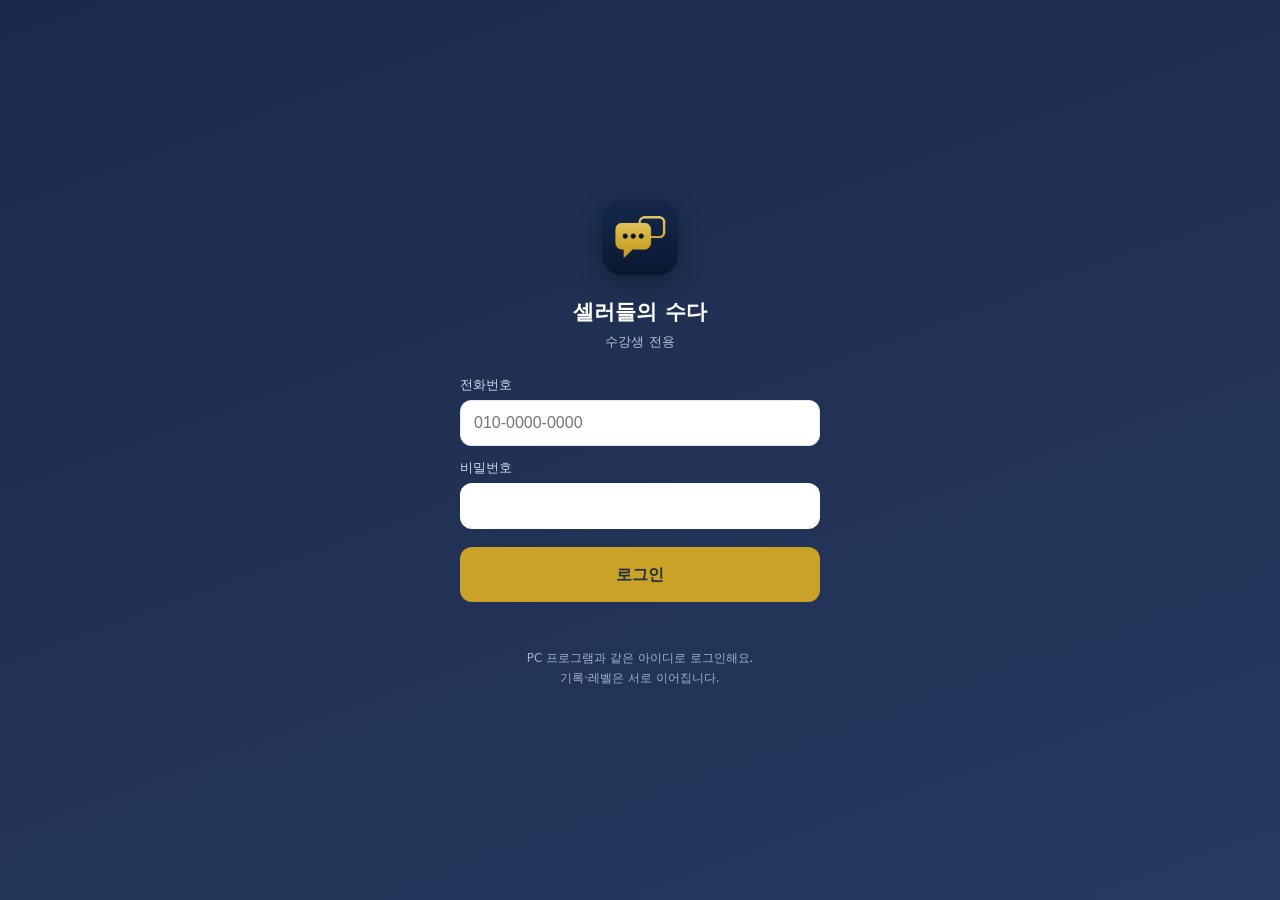
<file: index.html>
<!doctype html>
<html lang="ko">
<head>
<meta charset="utf-8">
<meta name="viewport" content="width=device-width, initial-scale=1, viewport-fit=cover">
<meta name="theme-color" content="#1b2a4a">
<title>셀러들의 수다</title>
<link rel="manifest" href="manifest.webmanifest">
<link rel="apple-touch-icon" href="icon.png">
<meta name="apple-mobile-web-app-capable" content="yes">
<meta name="apple-mobile-web-app-status-bar-style" content="black-translucent">
<meta name="apple-mobile-web-app-title" content="셀러들의 수다">
<link rel="stylesheet" href="style.css">
</head>
<body>

<!-- 로그인 -->
<section id="loginView" class="view">
  <div class="loginWrap">
    <img src="icon.png" alt="" class="logo">
    <h1>셀러들의 수다</h1>
    <p class="sub">수강생 전용</p>
    <form id="loginForm" autocomplete="on">
      <label>전화번호
        <input id="lgId" type="tel" inputmode="numeric" placeholder="010-0000-0000" autocomplete="username" required>
      </label>
      <label>비밀번호
        <input id="lgPw" type="password" autocomplete="current-password" required>
      </label>
      <button type="submit" id="lgBtn">로그인</button>
      <p id="lgMsg" class="msg"></p>
    </form>
    <p class="hint">PC 프로그램과 같은 아이디로 로그인해요.<br>기록·레벨은 서로 이어집니다.</p>
  </div>
</section>

<!-- 메인 -->
<section id="mainView" class="view hidden">
  <header class="top">
    <div class="who"><b id="meNick">-</b><span id="meCohort"></span></div>
    <button class="iconBtn" id="btnLogout" title="로그아웃">⏻</button>
  </header>

  <main id="pane"></main>

  <nav class="tabbar">
    <button class="tab on" data-tab="home"><span>🏠</span>홈</button>
    <button class="tab" data-tab="coach"><span>💎</span>컨설팅</button>
    <button class="tab" data-tab="ask"><span>💬</span>질문</button>
    <button class="tab" data-tab="inv"><span>📦</span>재고</button>
    <button class="tab" data-tab="ship"><span>🚚</span>배송</button>
    <button class="tab" data-tab="buy"><span>🛒</span>구매대행</button>
    <button class="tab" data-tab="gb"><span>🤝</span>공동구매</button>
    <button class="tab" data-tab="deals"><span>🏷️</span>할인</button>
  </nav>
</section>

<div id="toast" class="toast hidden"></div>
<div id="sheet" class="sheet hidden"><div class="sheetCard" id="sheetCard"></div></div>

<script src="config.js"></script>
<script src="app.js"></script>
</body>
</html>
</file>
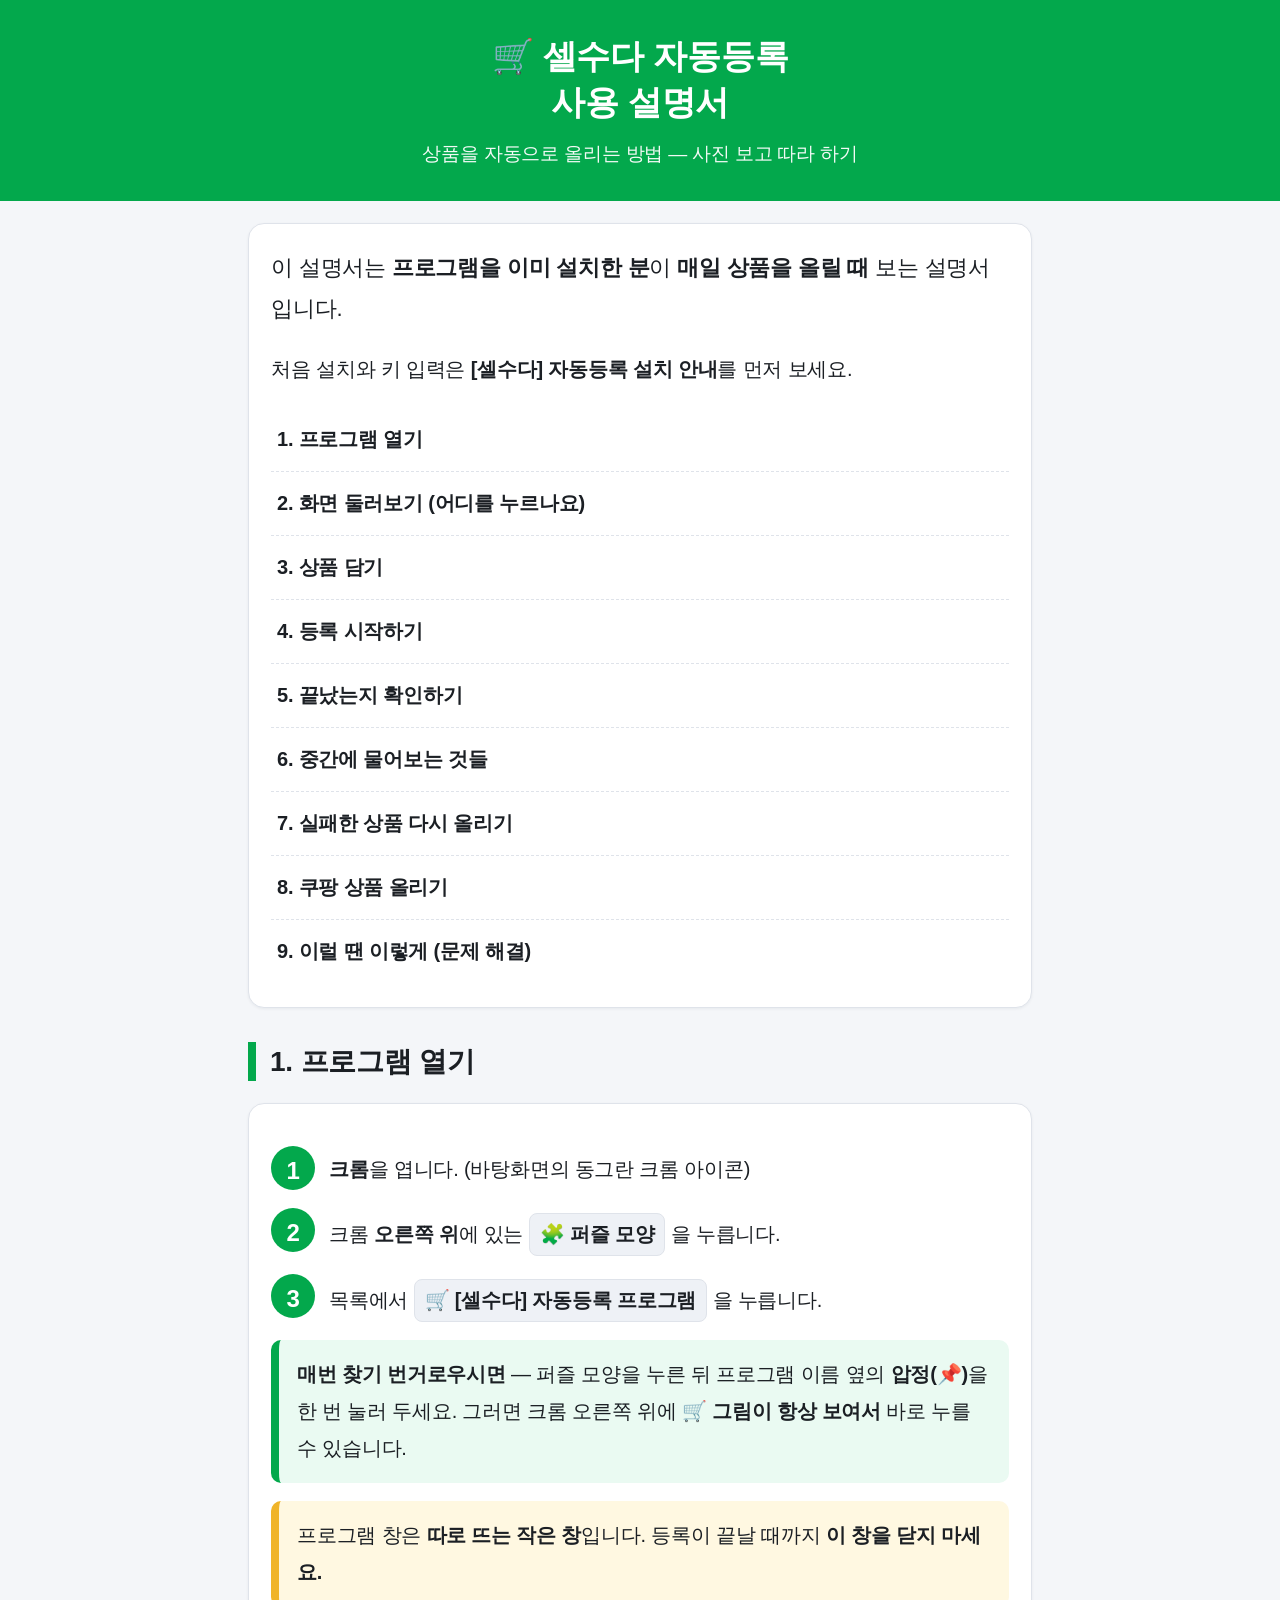
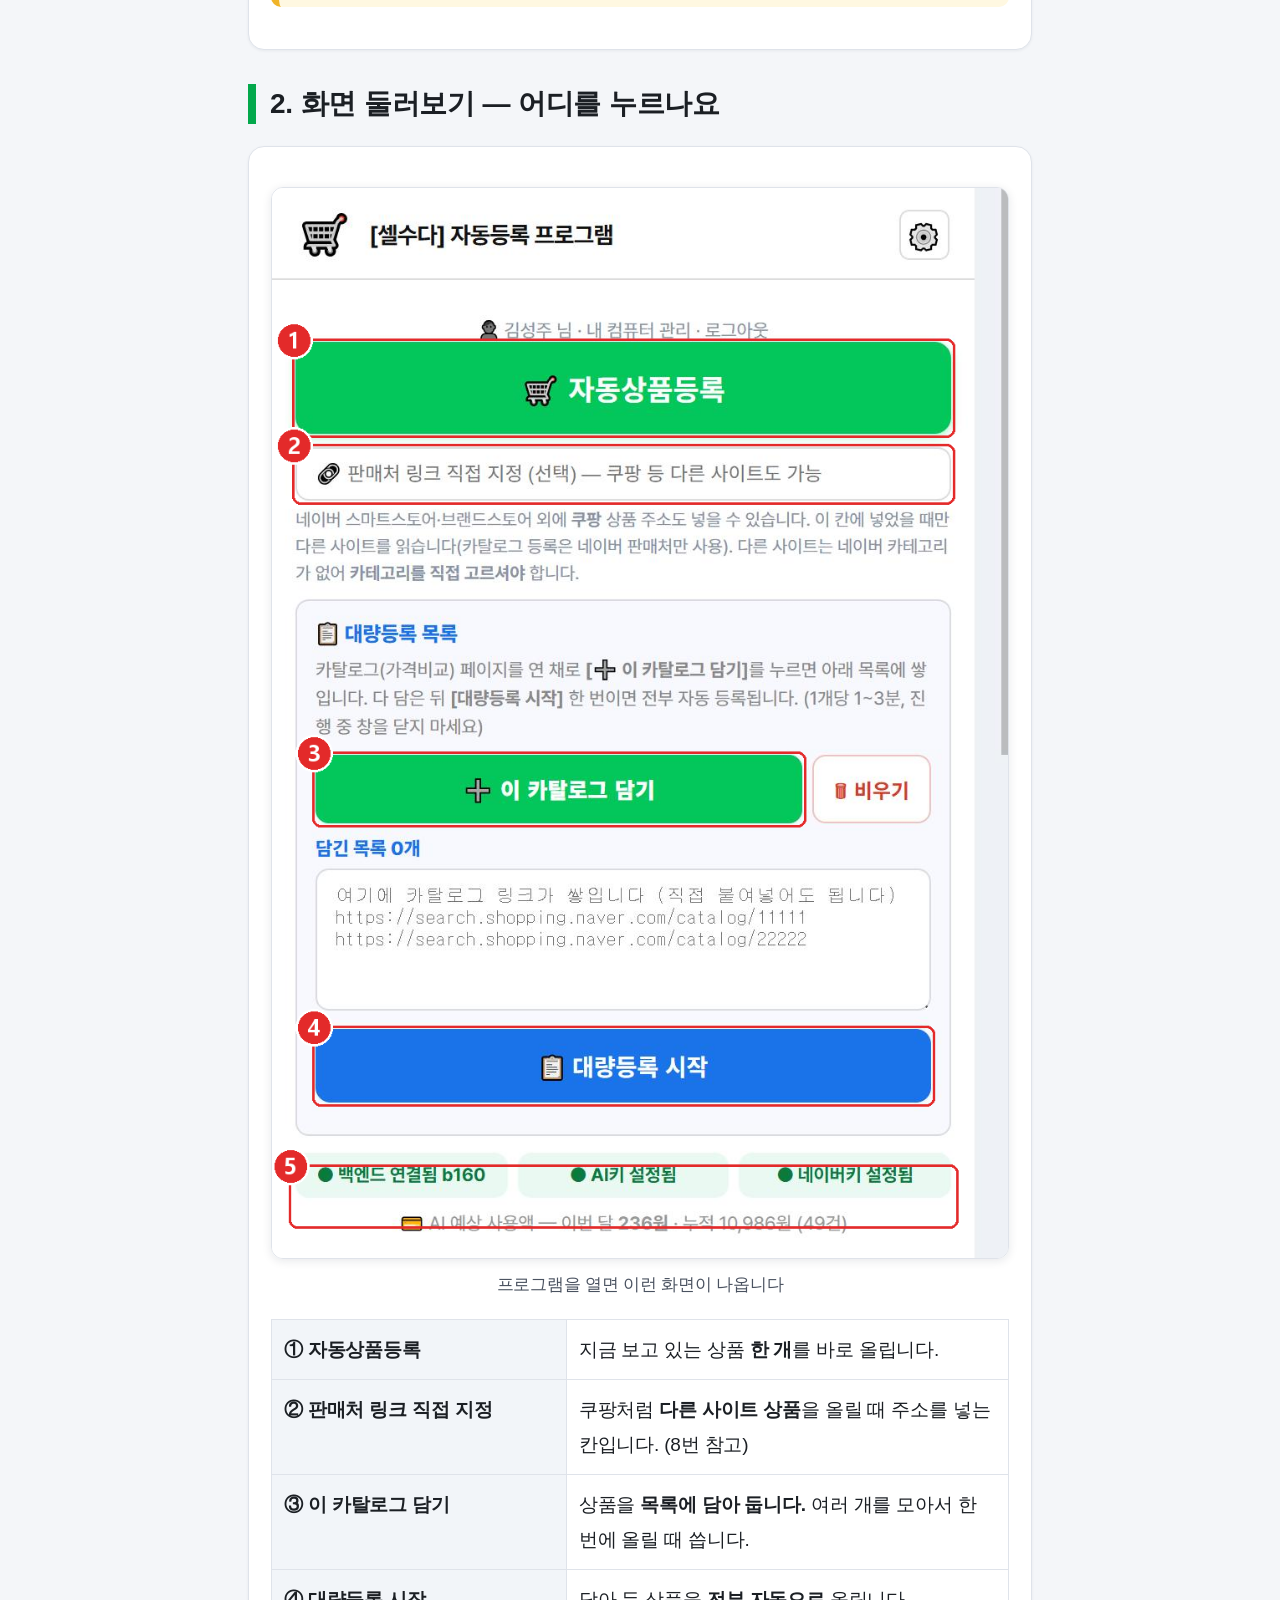
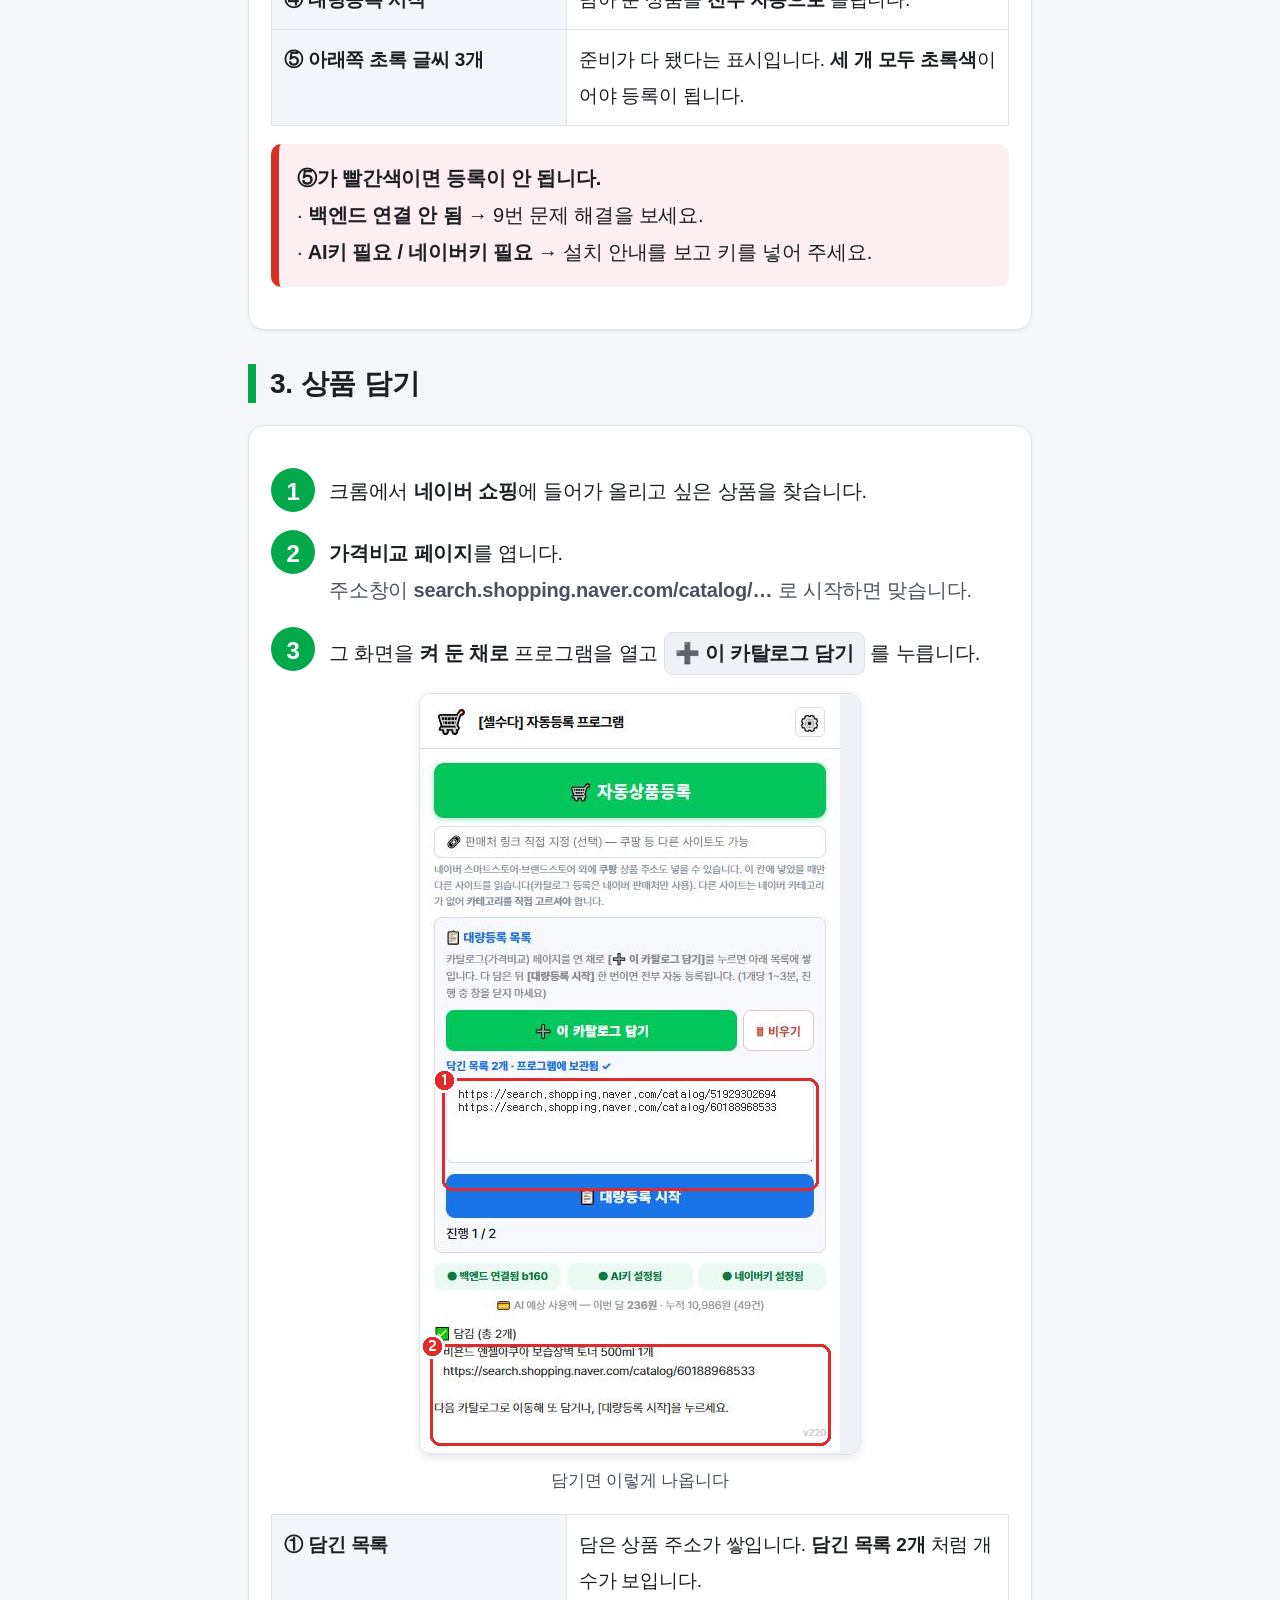
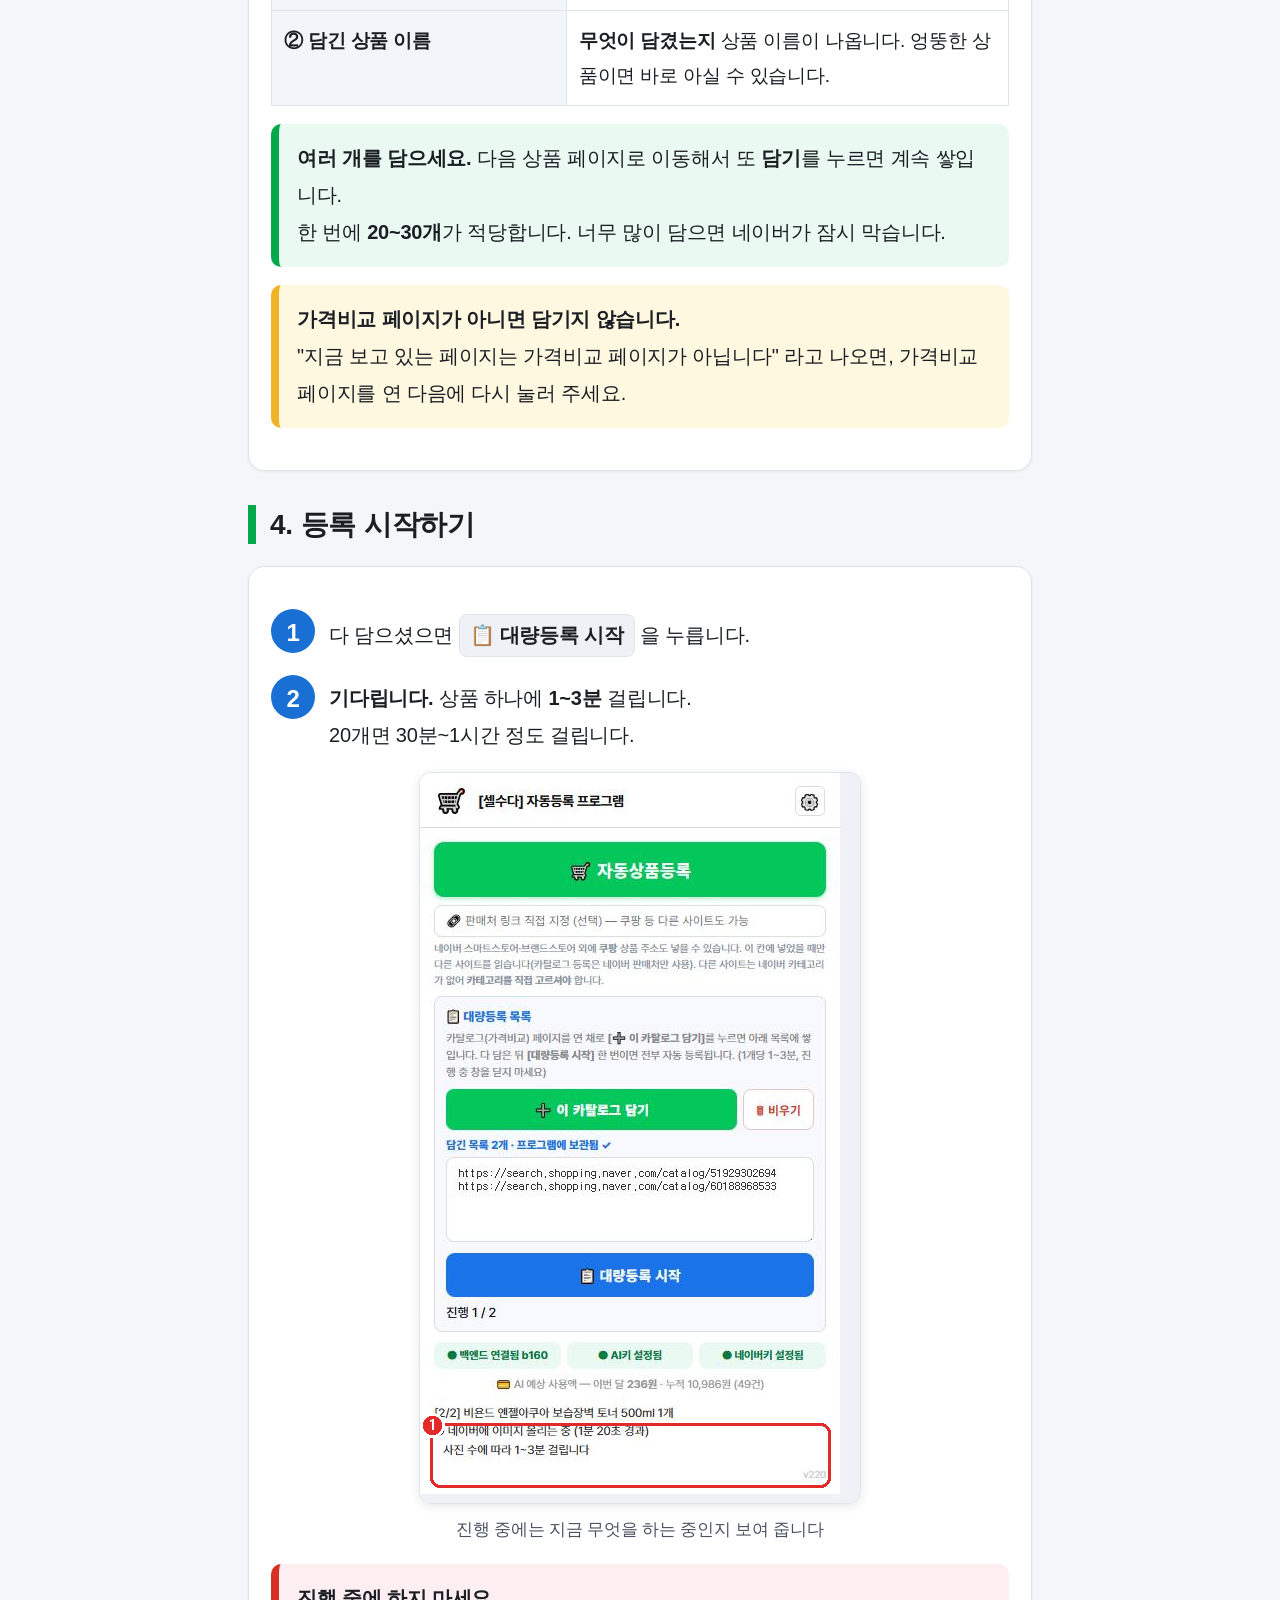
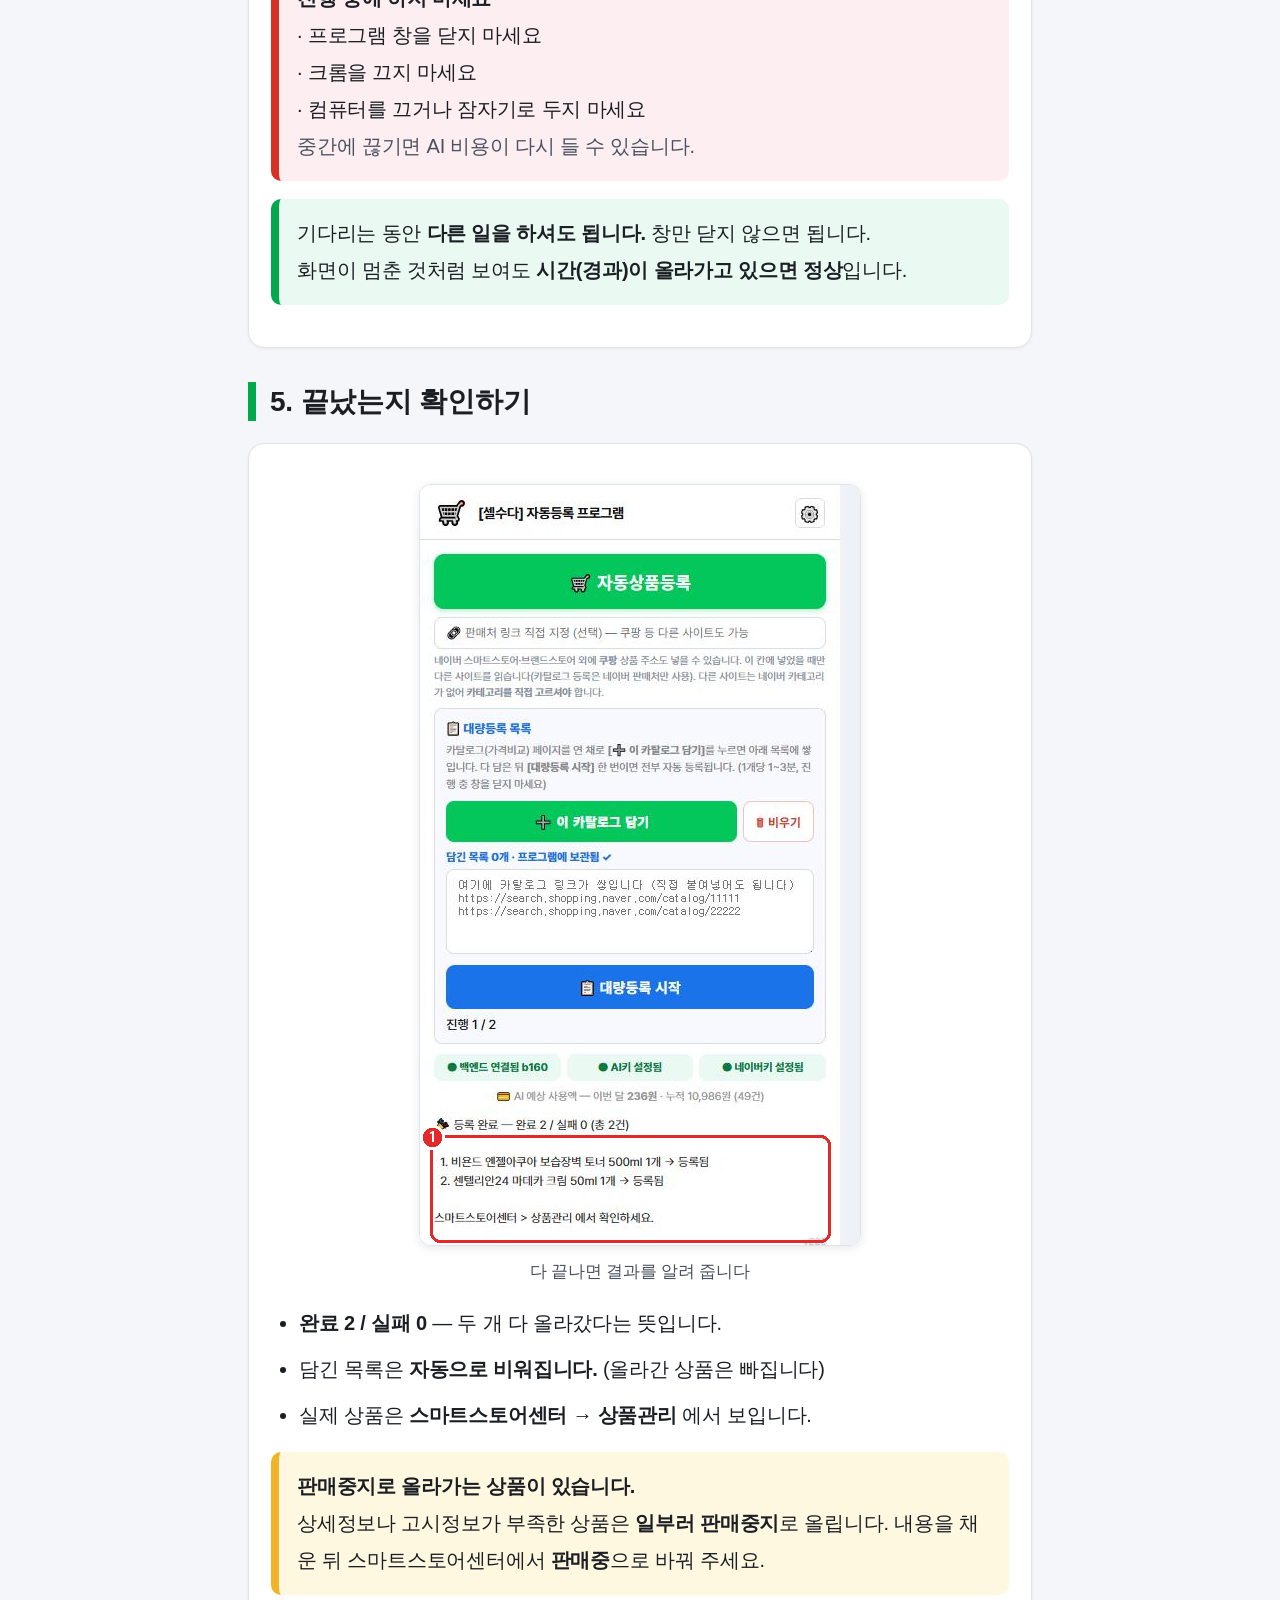
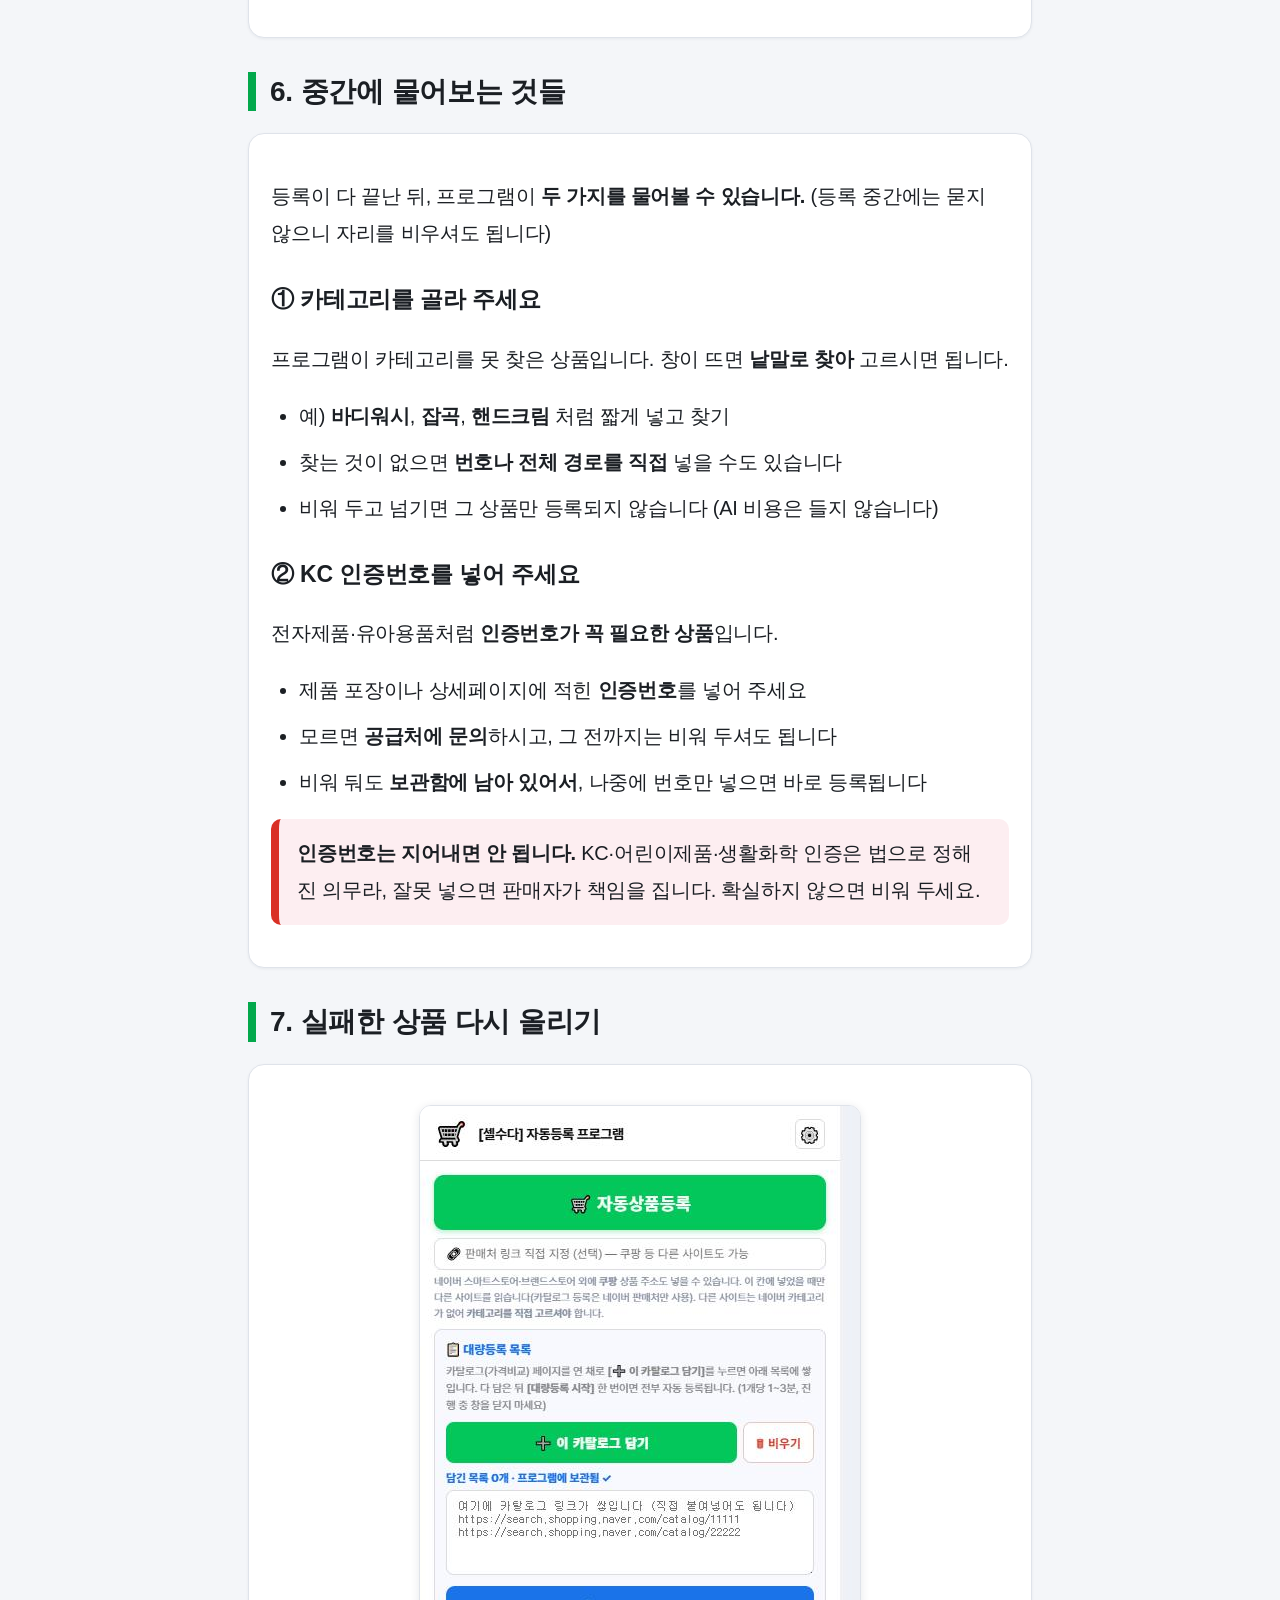
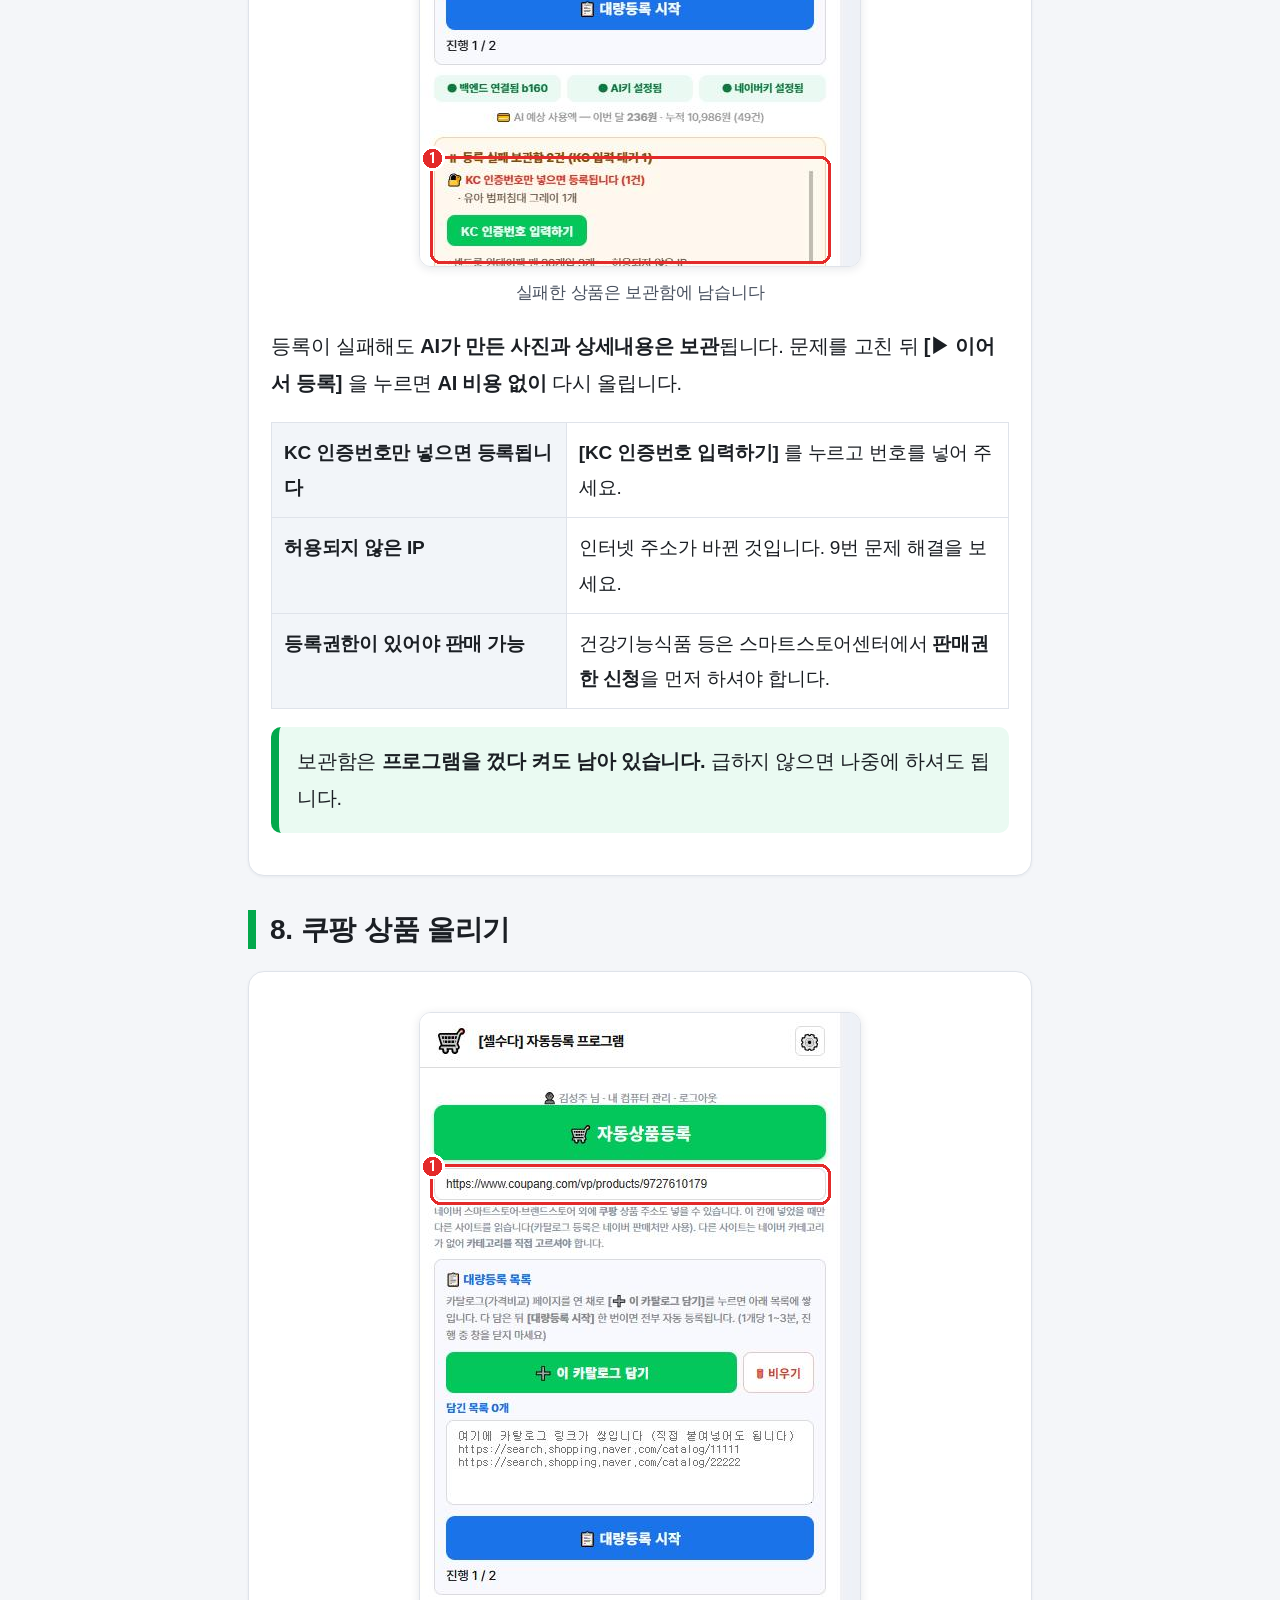
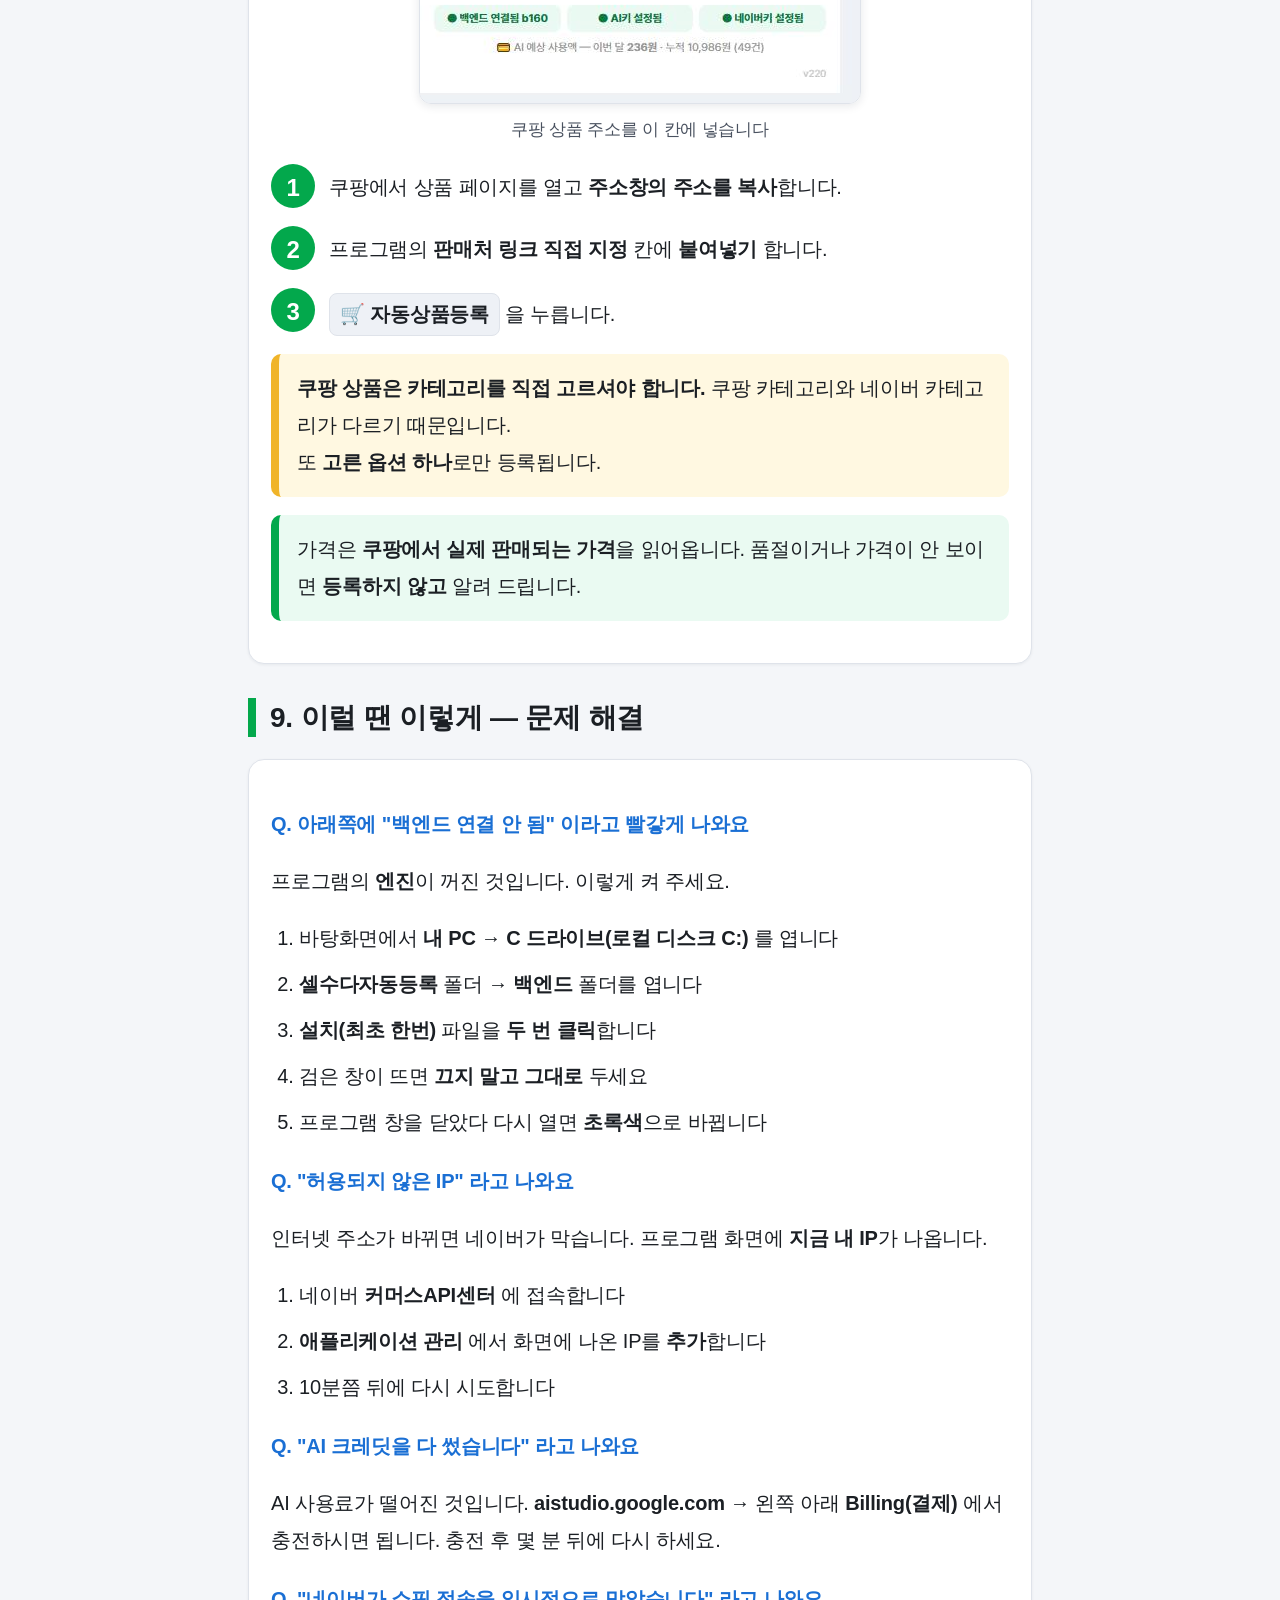
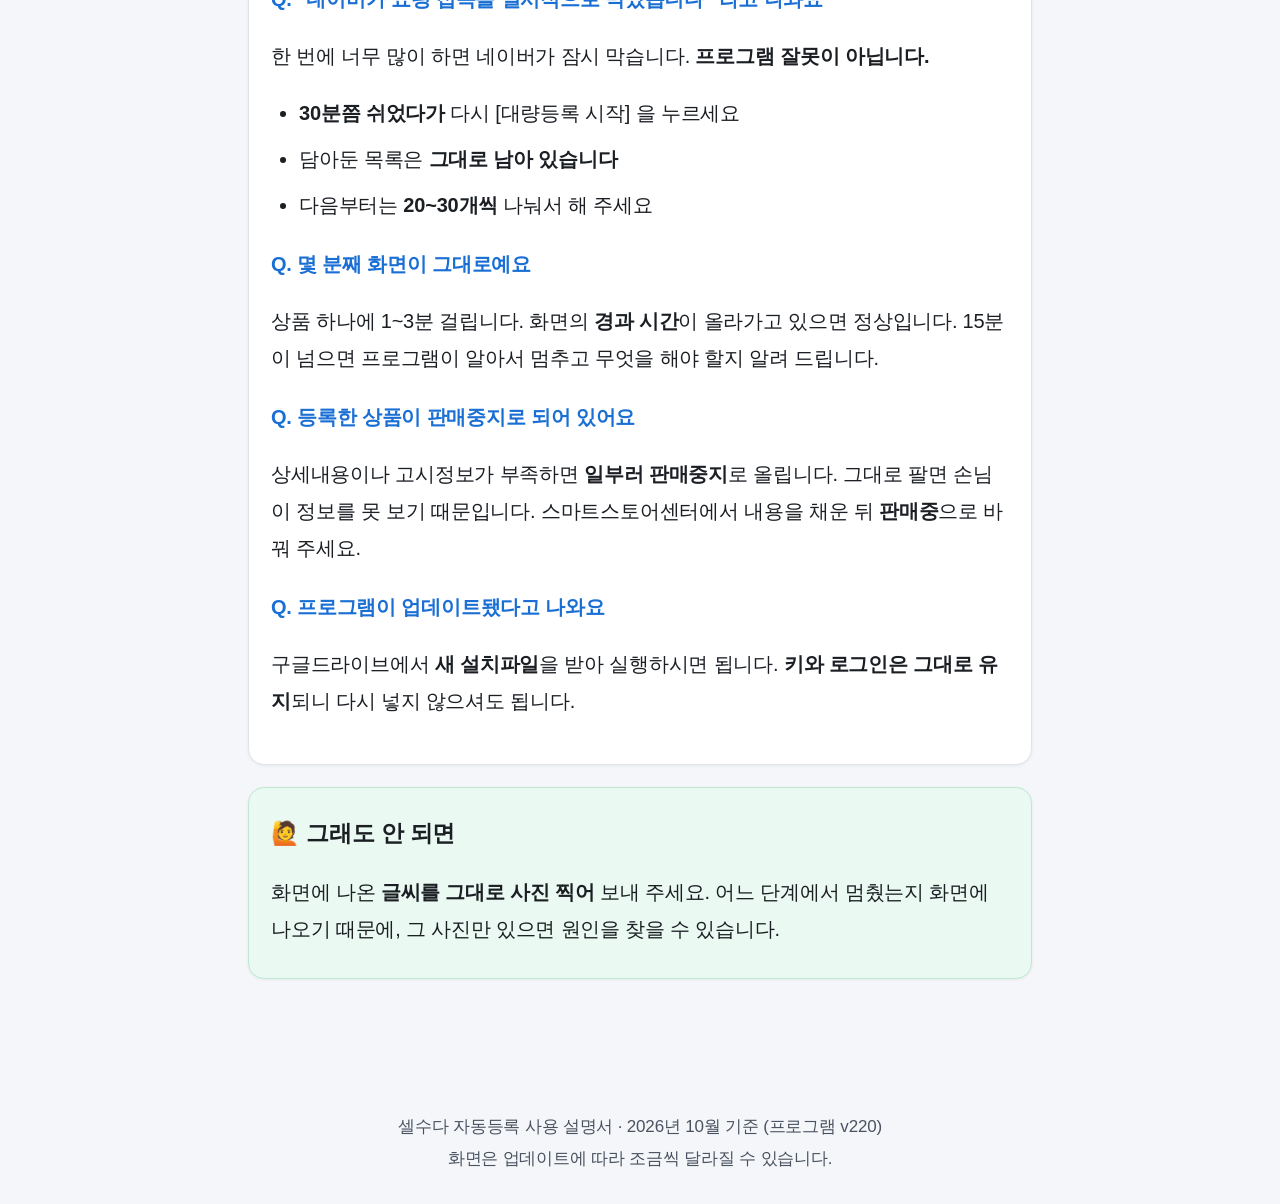
<file: manual/index.html>
<!DOCTYPE html>
<html lang="ko">
<head>
<meta charset="utf-8">
<meta name="viewport" content="width=device-width, initial-scale=1">
<title>셀수다 자동등록 — 사용 설명서</title>
<style>
  :root{
    --g:#03a84c; --gl:#eafaf2; --b:#1a6fd4; --bl:#eaf2fe;
    --r:#d93025; --rl:#fdeef1; --ink:#1b1f24; --sub:#4a5260; --line:#dfe3ea;
    --y:#fff8e1; --yb:#f0b429;
  }
  *{box-sizing:border-box}
  body{margin:0;background:#f4f6f9;color:var(--ink);
       font-family:'Malgun Gothic','맑은 고딕','Apple SD Gothic Neo',sans-serif;
       font-size:20px; line-height:1.85; letter-spacing:-.2px;}
  .wrap{max-width:820px;margin:0 auto;padding:0 18px 80px}
  header{background:var(--g);color:#fff;padding:34px 18px 30px;text-align:center}
  header h1{margin:0;font-size:34px;line-height:1.35}
  header p{margin:10px 0 0;font-size:19px;opacity:.95}
  .big{font-size:22px}
  .card{background:#fff;border:1px solid var(--line);border-radius:16px;padding:24px 22px;margin:22px 0;
        box-shadow:0 1px 3px rgba(20,30,50,.06)}
  h2{font-size:28px;margin:34px 0 10px;padding-left:14px;border-left:8px solid var(--g);line-height:1.4}
  h3{font-size:23px;margin:26px 0 8px}
  .step{display:flex;gap:14px;align-items:flex-start;margin:18px 0}
  .num{flex:none;width:44px;height:44px;border-radius:50%;background:var(--g);color:#fff;
       font-size:24px;font-weight:800;display:flex;align-items:center;justify-content:center}
  .num.r{background:var(--r)} .num.b{background:var(--b)}
  .step > div{padding-top:5px}
  img{max-width:100%;height:auto;display:block;margin:16px auto;border:1px solid var(--line);
      border-radius:12px;box-shadow:0 2px 10px rgba(20,30,50,.10)}
  .cap{text-align:center;color:var(--sub);font-size:17px;margin:-6px 0 18px}
  .tip{background:var(--gl);border-left:8px solid var(--g);border-radius:10px;padding:16px 18px;margin:18px 0}
  .warn{background:var(--y);border-left:8px solid var(--yb);border-radius:10px;padding:16px 18px;margin:18px 0}
  .stop{background:var(--rl);border-left:8px solid var(--r);border-radius:10px;padding:16px 18px;margin:18px 0}
  .key{display:inline-block;background:#eef1f6;border:1px solid var(--line);border-radius:8px;
       padding:2px 10px;font-weight:700;white-space:nowrap}
  .green{color:var(--g);font-weight:800}
  .red{color:var(--r);font-weight:800}
  .blue{color:var(--b);font-weight:800}
  table{width:100%;border-collapse:collapse;margin:16px 0;font-size:19px}
  th,td{border:1px solid var(--line);padding:12px 12px;text-align:left;vertical-align:top}
  th{background:#f2f5f9;width:40%}
  ul,ol{padding-left:28px;margin:10px 0}
  li{margin:9px 0}
  .toc a{display:block;padding:13px 6px;border-bottom:1px dashed var(--line);color:var(--ink);
         text-decoration:none;font-weight:700}
  .toc a:last-child{border-bottom:0}
  .toc a:hover{color:var(--g)}
  footer{text-align:center;color:var(--sub);font-size:17px;padding:30px 18px}
  .q{font-weight:800;color:var(--b);margin-top:22px}
  @media (max-width:520px){
    body{font-size:19px} header h1{font-size:28px} h2{font-size:24px} .card{padding:18px 15px}
  }
</style>
</head>
<body>

<header>
  <h1>🛒 셀수다 자동등록<br>사용 설명서</h1>
  <p>상품을 자동으로 올리는 방법 — 사진 보고 따라 하기</p>
</header>

<div class="wrap">

  <div class="card">
    <p class="big" style="margin-top:0">이 설명서는 <b>프로그램을 이미 설치한 분</b>이
    <b>매일 상품을 올릴 때</b> 보는 설명서입니다.</p>
    <p>처음 설치와 키 입력은 <b>[셀수다] 자동등록 설치 안내</b>를 먼저 보세요.</p>
    <div class="toc" style="margin-top:14px">
      <a href="#a">1. 프로그램 열기</a>
      <a href="#b">2. 화면 둘러보기 (어디를 누르나요)</a>
      <a href="#c">3. 상품 담기</a>
      <a href="#d">4. 등록 시작하기</a>
      <a href="#e">5. 끝났는지 확인하기</a>
      <a href="#f">6. 중간에 물어보는 것들</a>
      <a href="#g">7. 실패한 상품 다시 올리기</a>
      <a href="#h">8. 쿠팡 상품 올리기</a>
      <a href="#i">9. 이럴 땐 이렇게 (문제 해결)</a>
    </div>
  </div>

  <h2 id="a">1. 프로그램 열기</h2>
  <div class="card">
    <div class="step"><div class="num">1</div><div>
      <b>크롬</b>을 엽니다. (바탕화면의 동그란 크롬 아이콘)
    </div></div>
    <div class="step"><div class="num">2</div><div>
      크롬 <b>오른쪽 위</b>에 있는 <span class="key">🧩 퍼즐 모양</span> 을 누릅니다.
    </div></div>
    <div class="step"><div class="num">3</div><div>
      목록에서 <span class="key">🛒 [셀수다] 자동등록 프로그램</span> 을 누릅니다.
    </div></div>
    <div class="tip">
      <b>매번 찾기 번거로우시면</b> — 퍼즐 모양을 누른 뒤 프로그램 이름 옆의
      <b>압정(📌)</b>을 한 번 눌러 두세요. 그러면 크롬 오른쪽 위에
      <b>🛒 그림이 항상 보여서</b> 바로 누를 수 있습니다.
    </div>
    <div class="warn">
      프로그램 창은 <b>따로 뜨는 작은 창</b>입니다.
      등록이 끝날 때까지 <b>이 창을 닫지 마세요.</b>
    </div>
  </div>

  <h2 id="b">2. 화면 둘러보기 — 어디를 누르나요</h2>
  <div class="card">
    <img src="images/01_main.png" alt="프로그램 전체 화면">
    <p class="cap">프로그램을 열면 이런 화면이 나옵니다</p>
    <table>
      <tr><th>① 자동상품등록</th><td>지금 보고 있는 상품 <b>한 개</b>를 바로 올립니다.</td></tr>
      <tr><th>② 판매처 링크 직접 지정</th><td>쿠팡처럼 <b>다른 사이트 상품</b>을 올릴 때 주소를 넣는 칸입니다. (8번 참고)</td></tr>
      <tr><th>③ 이 카탈로그 담기</th><td>상품을 <b>목록에 담아 둡니다.</b> 여러 개를 모아서 한 번에 올릴 때 씁니다.</td></tr>
      <tr><th>④ 대량등록 시작</th><td>담아 둔 상품을 <b>전부 자동으로</b> 올립니다.</td></tr>
      <tr><th>⑤ 아래쪽 초록 글씨 3개</th><td>준비가 다 됐다는 표시입니다. <b>세 개 모두 초록색</b>이어야 등록이 됩니다.</td></tr>
    </table>
    <div class="stop">
      <b>⑤가 빨간색이면 등록이 안 됩니다.</b><br>
      · <b>백엔드 연결 안 됨</b> → 9번 문제 해결을 보세요.<br>
      · <b>AI키 필요 / 네이버키 필요</b> → 설치 안내를 보고 키를 넣어 주세요.
    </div>
  </div>

  <h2 id="c">3. 상품 담기</h2>
  <div class="card">
    <div class="step"><div class="num">1</div><div>
      크롬에서 <b>네이버 쇼핑</b>에 들어가 올리고 싶은 상품을 찾습니다.
    </div></div>
    <div class="step"><div class="num">2</div><div>
      <b>가격비교 페이지</b>를 엽니다.<br>
      <span style="color:var(--sub)">주소창이 <b>search.shopping.naver.com/catalog/…</b> 로 시작하면 맞습니다.</span>
    </div></div>
    <div class="step"><div class="num">3</div><div>
      그 화면을 <b>켜 둔 채로</b> 프로그램을 열고 <span class="key">➕ 이 카탈로그 담기</span> 를 누릅니다.
    </div></div>
    <img src="images/02_grab.png" alt="상품을 담은 화면">
    <p class="cap">담기면 이렇게 나옵니다</p>
    <table>
      <tr><th>① 담긴 목록</th><td>담은 상품 주소가 쌓입니다. <b>담긴 목록 2개</b> 처럼 개수가 보입니다.</td></tr>
      <tr><th>② 담긴 상품 이름</th><td><b>무엇이 담겼는지</b> 상품 이름이 나옵니다. 엉뚱한 상품이면 바로 아실 수 있습니다.</td></tr>
    </table>
    <div class="tip">
      <b>여러 개를 담으세요.</b> 다음 상품 페이지로 이동해서 또 <b>담기</b>를 누르면 계속 쌓입니다.<br>
      한 번에 <b>20~30개</b>가 적당합니다. 너무 많이 담으면 네이버가 잠시 막습니다.
    </div>
    <div class="warn">
      <b>가격비교 페이지가 아니면 담기지 않습니다.</b><br>
      "지금 보고 있는 페이지는 가격비교 페이지가 아닙니다" 라고 나오면,
      가격비교 페이지를 연 다음에 다시 눌러 주세요.
    </div>
  </div>

  <h2 id="d">4. 등록 시작하기</h2>
  <div class="card">
    <div class="step"><div class="num b">1</div><div>
      다 담으셨으면 <span class="key">📋 대량등록 시작</span> 을 누릅니다.
    </div></div>
    <div class="step"><div class="num b">2</div><div>
      <b>기다립니다.</b> 상품 하나에 <b>1~3분</b> 걸립니다.<br>
      20개면 30분~1시간 정도 걸립니다.
    </div></div>
    <img src="images/03_running.png" alt="등록이 진행 중인 화면">
    <p class="cap">진행 중에는 지금 무엇을 하는 중인지 보여 줍니다</p>
    <div class="stop">
      <b>진행 중에 하지 마세요</b><br>
      · 프로그램 창을 닫지 마세요<br>
      · 크롬을 끄지 마세요<br>
      · 컴퓨터를 끄거나 잠자기로 두지 마세요<br>
      <span style="color:var(--sub)">중간에 끊기면 AI 비용이 다시 들 수 있습니다.</span>
    </div>
    <div class="tip">
      기다리는 동안 <b>다른 일을 하셔도 됩니다.</b> 창만 닫지 않으면 됩니다.<br>
      화면이 멈춘 것처럼 보여도 <b>시간(경과)이 올라가고 있으면 정상</b>입니다.
    </div>
  </div>

  <h2 id="e">5. 끝났는지 확인하기</h2>
  <div class="card">
    <img src="images/04_done.png" alt="등록이 끝난 화면">
    <p class="cap">다 끝나면 결과를 알려 줍니다</p>
    <ul>
      <li><b>완료 2 / 실패 0</b> — 두 개 다 올라갔다는 뜻입니다.</li>
      <li>담긴 목록은 <b>자동으로 비워집니다.</b> (올라간 상품은 빠집니다)</li>
      <li>실제 상품은 <b>스마트스토어센터 → 상품관리</b> 에서 보입니다.</li>
    </ul>
    <div class="warn">
      <b>판매중지로 올라가는 상품이 있습니다.</b><br>
      상세정보나 고시정보가 부족한 상품은 <b>일부러 판매중지</b>로 올립니다.
      내용을 채운 뒤 스마트스토어센터에서 <b>판매중</b>으로 바꿔 주세요.
    </div>
  </div>

  <h2 id="f">6. 중간에 물어보는 것들</h2>
  <div class="card">
    <p>등록이 다 끝난 뒤, 프로그램이 <b>두 가지를 물어볼 수 있습니다.</b>
       (등록 중간에는 묻지 않으니 자리를 비우셔도 됩니다)</p>

    <h3>① 카테고리를 골라 주세요</h3>
    <p>프로그램이 카테고리를 못 찾은 상품입니다. 창이 뜨면 <b>낱말로 찾아</b> 고르시면 됩니다.</p>
    <ul>
      <li>예) <b>바디워시</b>, <b>잡곡</b>, <b>핸드크림</b> 처럼 짧게 넣고 찾기</li>
      <li>찾는 것이 없으면 <b>번호나 전체 경로를 직접</b> 넣을 수도 있습니다</li>
      <li>비워 두고 넘기면 그 상품만 등록되지 않습니다 (AI 비용은 들지 않습니다)</li>
    </ul>

    <h3>② KC 인증번호를 넣어 주세요</h3>
    <p>전자제품·유아용품처럼 <b>인증번호가 꼭 필요한 상품</b>입니다.</p>
    <ul>
      <li>제품 포장이나 상세페이지에 적힌 <b>인증번호</b>를 넣어 주세요</li>
      <li>모르면 <b>공급처에 문의</b>하시고, 그 전까지는 비워 두셔도 됩니다</li>
      <li>비워 둬도 <b>보관함에 남아 있어서</b>, 나중에 번호만 넣으면 바로 등록됩니다</li>
    </ul>
    <div class="stop">
      <b>인증번호는 지어내면 안 됩니다.</b> KC·어린이제품·생활화학 인증은 법으로 정해진 의무라,
      잘못 넣으면 판매자가 책임을 집니다. 확실하지 않으면 비워 두세요.
    </div>
  </div>

  <h2 id="g">7. 실패한 상품 다시 올리기</h2>
  <div class="card">
    <img src="images/05_vault.png" alt="등록 실패 보관함">
    <p class="cap">실패한 상품은 보관함에 남습니다</p>
    <p>등록이 실패해도 <b>AI가 만든 사진과 상세내용은 보관</b>됩니다.
       문제를 고친 뒤 <b>[▶ 이어서 등록]</b> 을 누르면
       <b>AI 비용 없이</b> 다시 올립니다.</p>
    <table>
      <tr><th>KC 인증번호만 넣으면 등록됩니다</th>
          <td><b>[KC 인증번호 입력하기]</b> 를 누르고 번호를 넣어 주세요.</td></tr>
      <tr><th>허용되지 않은 IP</th>
          <td>인터넷 주소가 바뀐 것입니다. 9번 문제 해결을 보세요.</td></tr>
      <tr><th>등록권한이 있어야 판매 가능</th>
          <td>건강기능식품 등은 스마트스토어센터에서 <b>판매권한 신청</b>을 먼저 하셔야 합니다.</td></tr>
    </table>
    <div class="tip">
      보관함은 <b>프로그램을 껐다 켜도 남아 있습니다.</b> 급하지 않으면 나중에 하셔도 됩니다.
    </div>
  </div>

  <h2 id="h">8. 쿠팡 상품 올리기</h2>
  <div class="card">
    <img src="images/06_coupang.png" alt="판매처 링크 직접 지정 칸에 쿠팡 주소를 넣은 모습">
    <p class="cap">쿠팡 상품 주소를 이 칸에 넣습니다</p>
    <div class="step"><div class="num">1</div><div>
      쿠팡에서 상품 페이지를 열고 <b>주소창의 주소를 복사</b>합니다.
    </div></div>
    <div class="step"><div class="num">2</div><div>
      프로그램의 <b>판매처 링크 직접 지정</b> 칸에 <b>붙여넣기</b> 합니다.
    </div></div>
    <div class="step"><div class="num">3</div><div>
      <span class="key">🛒 자동상품등록</span> 을 누릅니다.
    </div></div>
    <div class="warn">
      <b>쿠팡 상품은 카테고리를 직접 고르셔야 합니다.</b>
      쿠팡 카테고리와 네이버 카테고리가 다르기 때문입니다.<br>
      또 <b>고른 옵션 하나</b>로만 등록됩니다.
    </div>
    <div class="tip">
      가격은 <b>쿠팡에서 실제 판매되는 가격</b>을 읽어옵니다.
      품절이거나 가격이 안 보이면 <b>등록하지 않고</b> 알려 드립니다.
    </div>
  </div>

  <h2 id="i">9. 이럴 땐 이렇게 — 문제 해결</h2>
  <div class="card">
    <p class="q">Q. 아래쪽에 "백엔드 연결 안 됨" 이라고 빨갛게 나와요</p>
    <p>프로그램의 <b>엔진</b>이 꺼진 것입니다. 이렇게 켜 주세요.</p>
    <ol>
      <li>바탕화면에서 <b>내 PC</b> → <b>C 드라이브(로컬 디스크 C:)</b> 를 엽니다</li>
      <li><b>셀수다자동등록</b> 폴더 → <b>백엔드</b> 폴더를 엽니다</li>
      <li><b>설치(최초 한번)</b> 파일을 <b>두 번 클릭</b>합니다</li>
      <li>검은 창이 뜨면 <b>끄지 말고 그대로</b> 두세요</li>
      <li>프로그램 창을 닫았다 다시 열면 <b>초록색</b>으로 바뀝니다</li>
    </ol>

    <p class="q">Q. "허용되지 않은 IP" 라고 나와요</p>
    <p>인터넷 주소가 바뀌면 네이버가 막습니다. 프로그램 화면에 <b>지금 내 IP</b>가 나옵니다.</p>
    <ol>
      <li>네이버 <b>커머스API센터</b> 에 접속합니다</li>
      <li><b>애플리케이션 관리</b> 에서 화면에 나온 IP를 <b>추가</b>합니다</li>
      <li>10분쯤 뒤에 다시 시도합니다</li>
    </ol>

    <p class="q">Q. "AI 크레딧을 다 썼습니다" 라고 나와요</p>
    <p>AI 사용료가 떨어진 것입니다. <b>aistudio.google.com</b> → 왼쪽 아래 <b>Billing(결제)</b>
       에서 충전하시면 됩니다. 충전 후 몇 분 뒤에 다시 하세요.</p>

    <p class="q">Q. "네이버가 쇼핑 접속을 일시적으로 막았습니다" 라고 나와요</p>
    <p>한 번에 너무 많이 하면 네이버가 잠시 막습니다. <b>프로그램 잘못이 아닙니다.</b></p>
    <ul>
      <li><b>30분쯤 쉬었다가</b> 다시 [대량등록 시작] 을 누르세요</li>
      <li>담아둔 목록은 <b>그대로 남아 있습니다</b></li>
      <li>다음부터는 <b>20~30개씩</b> 나눠서 해 주세요</li>
    </ul>

    <p class="q">Q. 몇 분째 화면이 그대로예요</p>
    <p>상품 하나에 1~3분 걸립니다. 화면의 <b>경과 시간</b>이 올라가고 있으면 정상입니다.
       15분이 넘으면 프로그램이 알아서 멈추고 무엇을 해야 할지 알려 드립니다.</p>

    <p class="q">Q. 등록한 상품이 판매중지로 되어 있어요</p>
    <p>상세내용이나 고시정보가 부족하면 <b>일부러 판매중지</b>로 올립니다.
       그대로 팔면 손님이 정보를 못 보기 때문입니다.
       스마트스토어센터에서 내용을 채운 뒤 <b>판매중</b>으로 바꿔 주세요.</p>

    <p class="q">Q. 프로그램이 업데이트됐다고 나와요</p>
    <p>구글드라이브에서 <b>새 설치파일</b>을 받아 실행하시면 됩니다.
       <b>키와 로그인은 그대로 유지</b>되니 다시 넣지 않으셔도 됩니다.</p>
  </div>

  <div class="card" style="background:var(--gl);border-color:#bfe8d2">
    <h3 style="margin-top:0">🙋 그래도 안 되면</h3>
    <p style="margin-bottom:6px">화면에 나온 <b>글씨를 그대로 사진 찍어</b> 보내 주세요.
       어느 단계에서 멈췄는지 화면에 나오기 때문에, 그 사진만 있으면 원인을 찾을 수 있습니다.</p>
  </div>

</div>

<footer>
  셀수다 자동등록 사용 설명서 · 2026년 10월 기준 (프로그램 v220)<br>
  화면은 업데이트에 따라 조금씩 달라질 수 있습니다.
</footer>

</body>
</html>
</file>
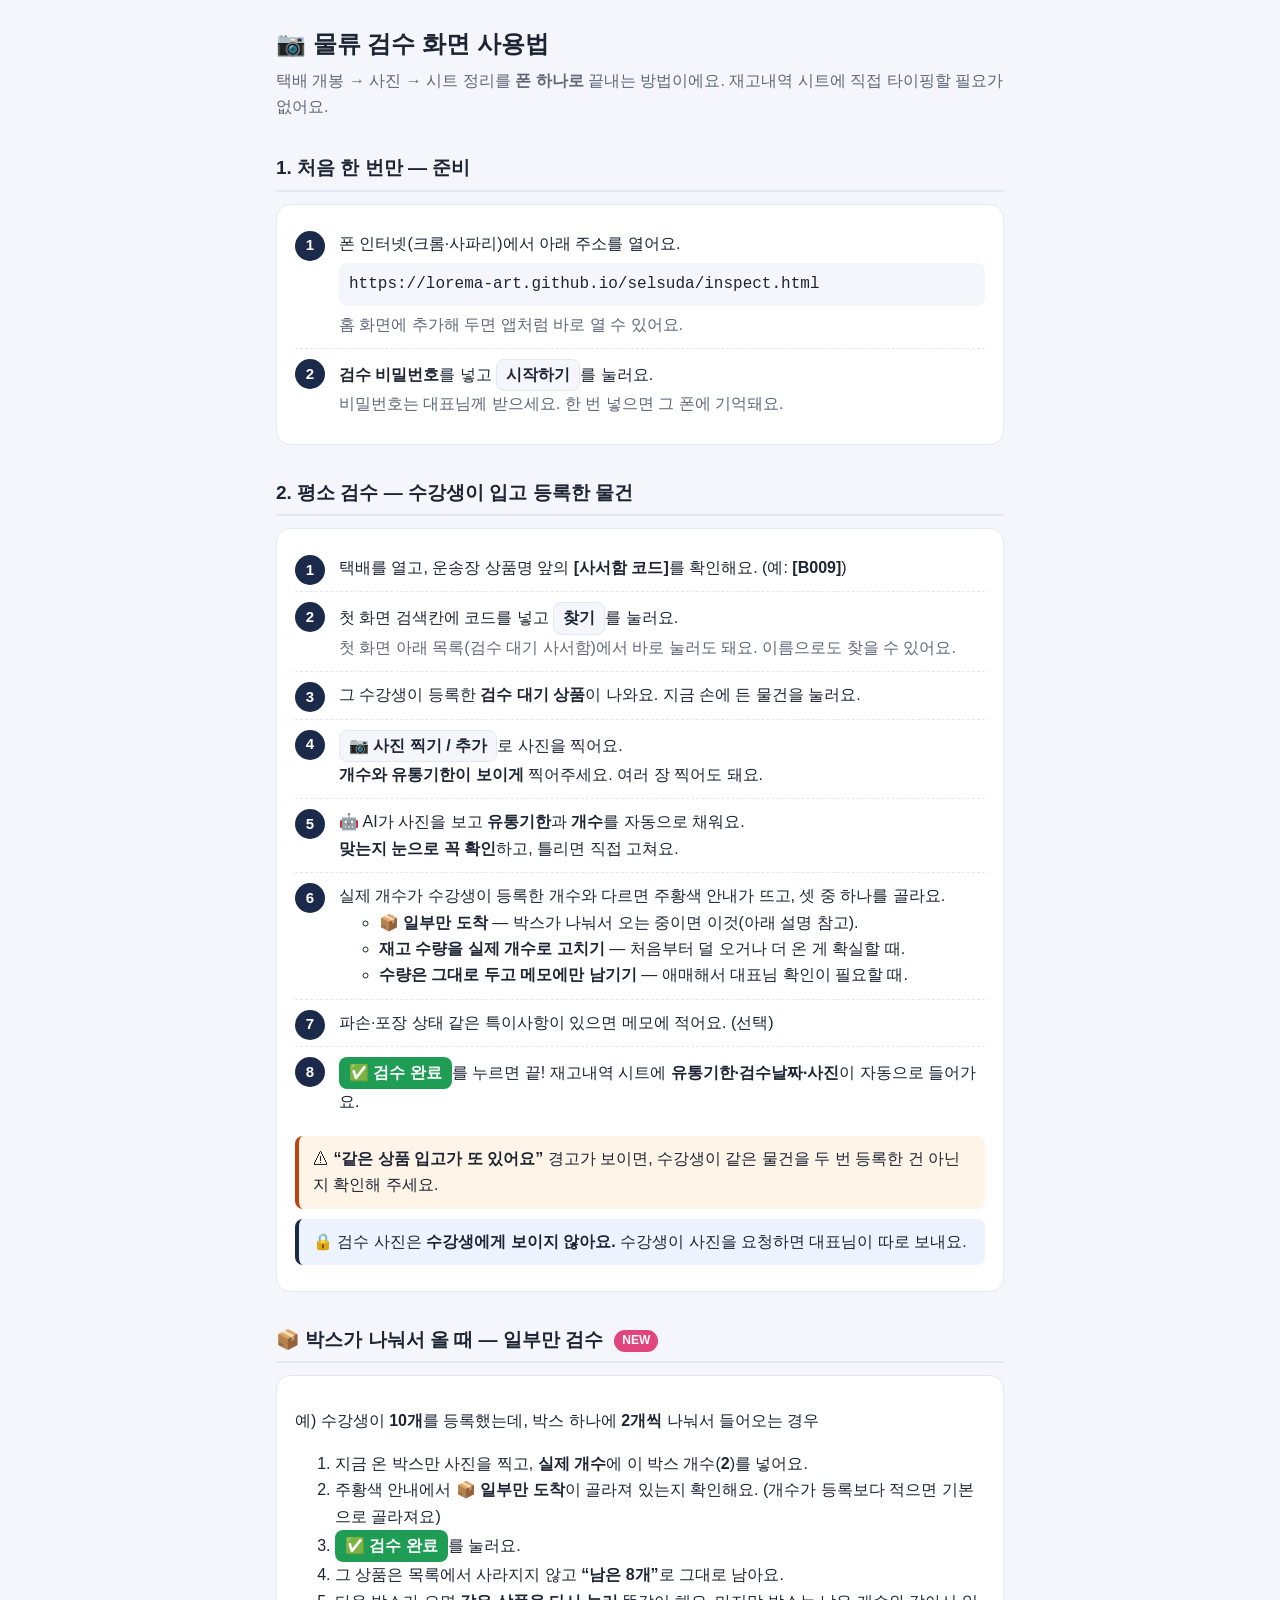
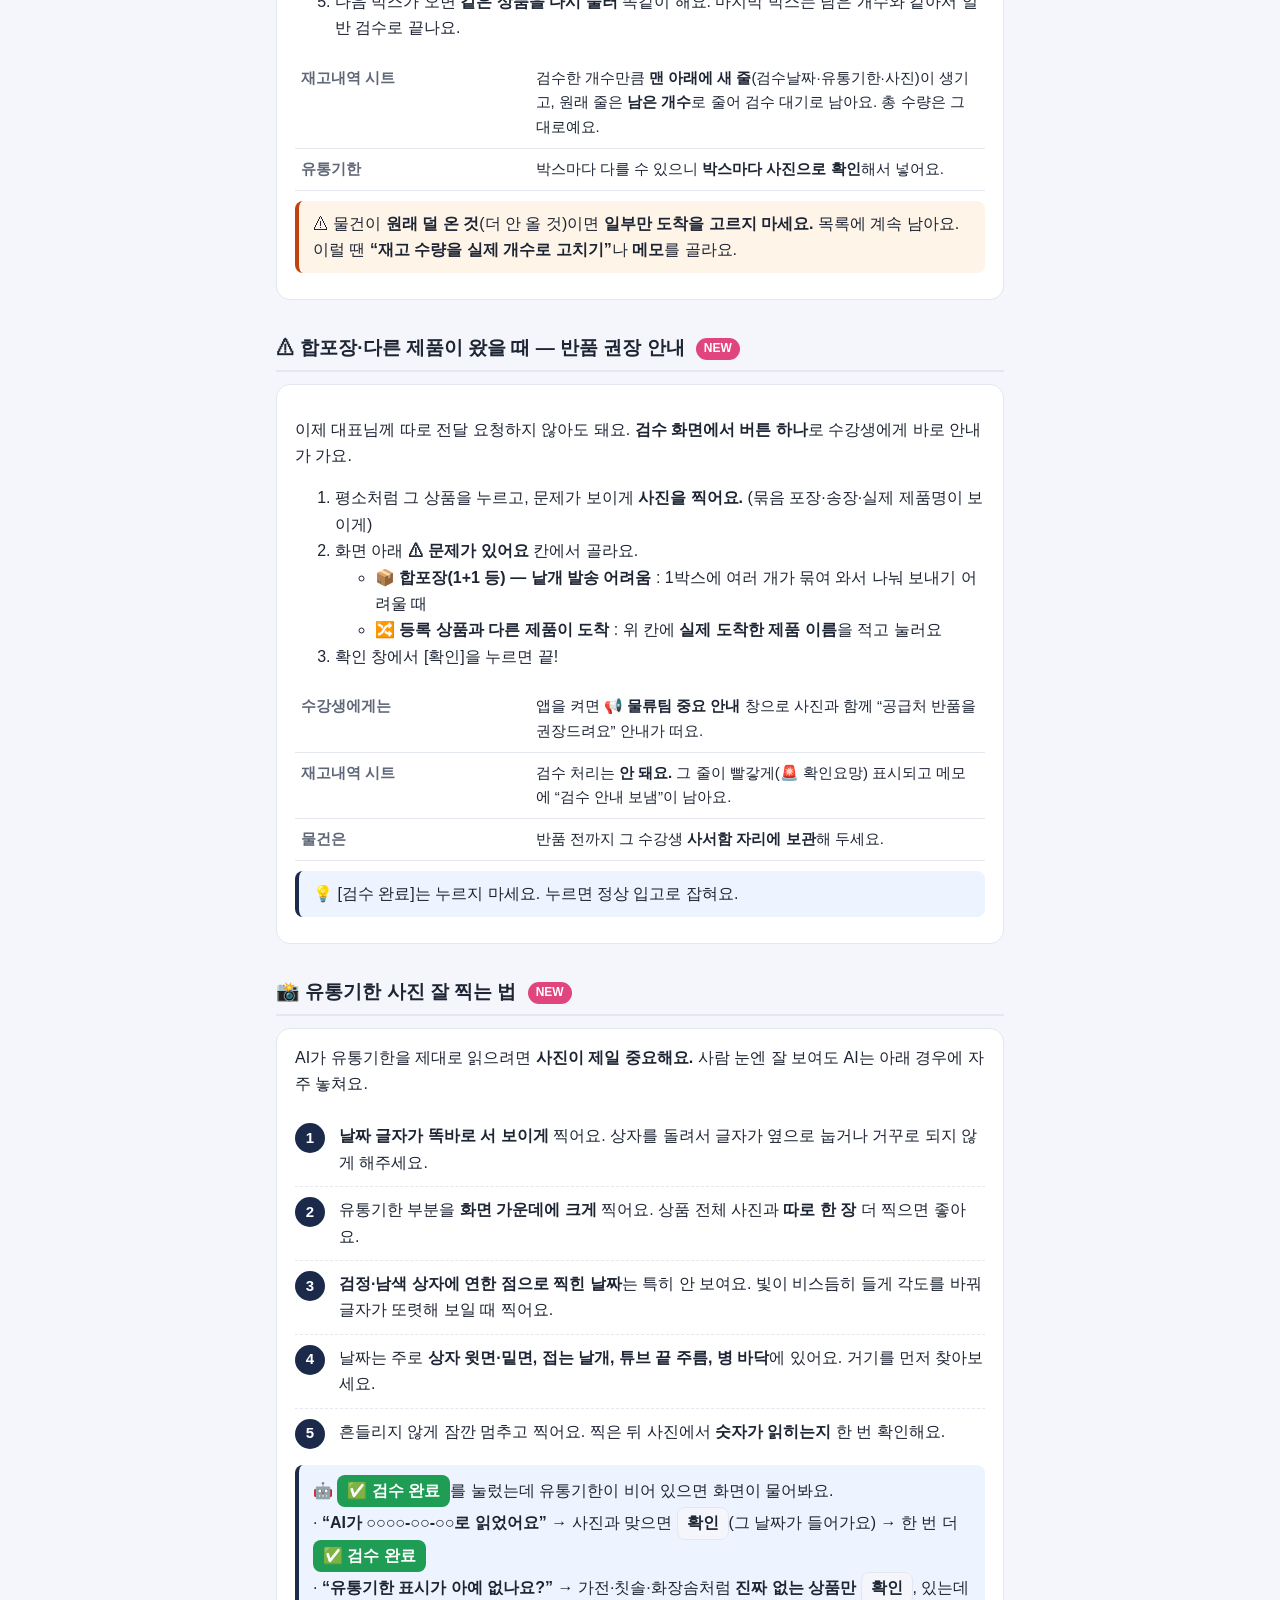
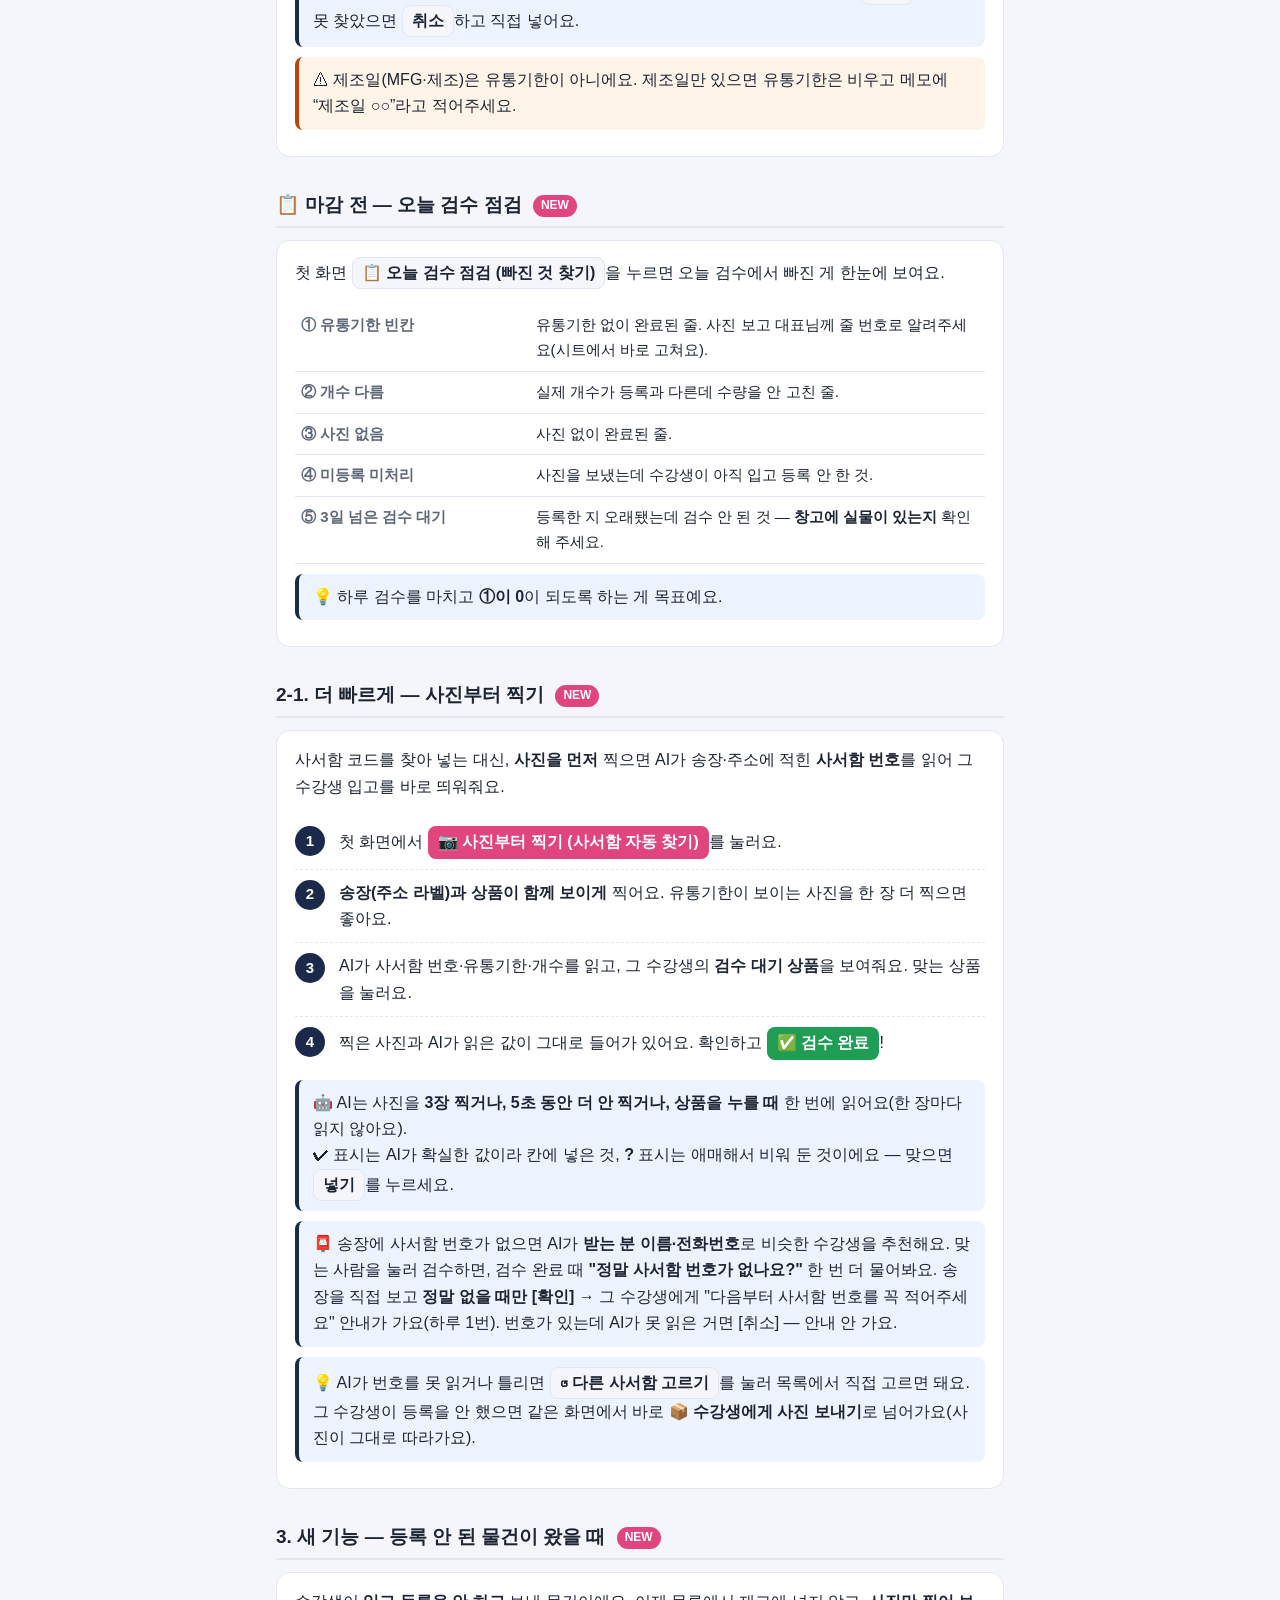
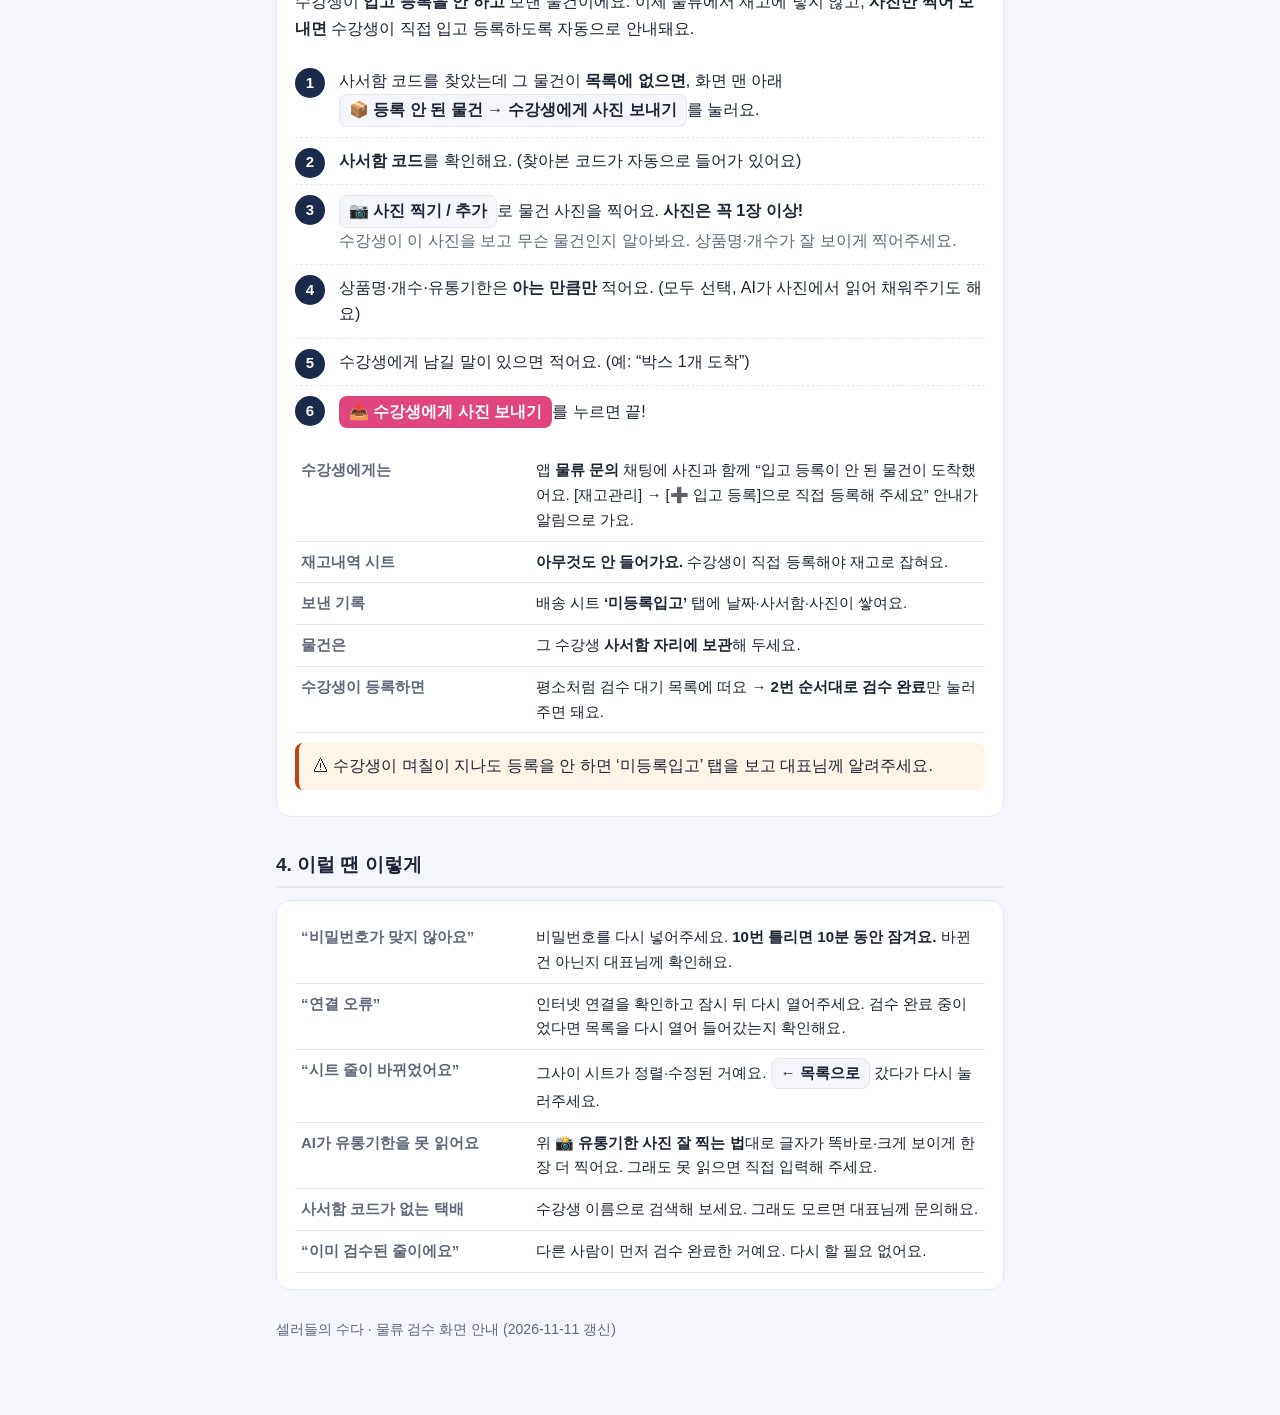
<file: inspect-manual.html>
<!DOCTYPE html>
<html lang="ko">
<head>
<meta charset="utf-8">
<meta name="viewport" content="width=device-width, initial-scale=1">
<title>물류 검수화면 매뉴얼</title>
<style>
:root{
  --bg:#f4f6fb; --card:#ffffff; --text:#1d2433; --muted:#5f6779; --line:#e3e7ef;
  --pri:#1b2a4a; --pink:#e0457e; --ok:#1f9d55; --warn:#c2410c; --warnbg:#fff4e8; --tip:#eef4ff;
}
@media (prefers-color-scheme: dark){
  :root:not([data-theme="light"]){
    --bg:#13161d; --card:#1c212b; --text:#e8ebf2; --muted:#a3abbd; --line:#2d3442;
    --pri:#9db4e8; --pink:#ff7aa8; --ok:#4ade80; --warn:#fb923c; --warnbg:#2b1f15; --tip:#1a2436;
  }
}
:root[data-theme="dark"]{
  --bg:#13161d; --card:#1c212b; --text:#e8ebf2; --muted:#a3abbd; --line:#2d3442;
  --pri:#9db4e8; --pink:#ff7aa8; --ok:#4ade80; --warn:#fb923c; --warnbg:#2b1f15; --tip:#1a2436;
}
*{box-sizing:border-box}
body{margin:0;background:var(--bg);color:var(--text);font-family:-apple-system,"Apple SD Gothic Neo","Malgun Gothic",sans-serif;line-height:1.65;font-size:16px}
.wrap{max-width:760px;margin:0 auto;padding:24px 16px 60px}
h1{font-size:24px;margin:0 0 4px}
.sub{color:var(--muted);margin:0 0 20px}
h2{font-size:19px;margin:32px 0 10px;padding-bottom:6px;border-bottom:2px solid var(--line)}
.card{background:var(--card);border:1px solid var(--line);border-radius:14px;padding:16px 18px;margin:12px 0}
ol.steps{counter-reset:s;list-style:none;padding:0;margin:0}
ol.steps>li{counter-increment:s;position:relative;padding:10px 0 10px 44px;border-bottom:1px dashed var(--line)}
ol.steps>li:last-child{border-bottom:0}
ol.steps>li::before{content:counter(s);position:absolute;left:0;top:10px;width:30px;height:30px;border-radius:50%;background:var(--pri);color:var(--card);font-weight:700;display:flex;align-items:center;justify-content:center;font-size:15px}
.btn{display:inline-block;padding:2px 9px;border-radius:8px;border:1px solid var(--line);background:var(--bg);font-weight:600;white-space:nowrap}
.btn.pink{background:var(--pink);color:#fff;border-color:transparent}
.btn.ok{background:var(--ok);color:#fff;border-color:transparent}
.warn{background:var(--warnbg);border-left:4px solid var(--warn);padding:10px 14px;border-radius:8px;margin:10px 0}
.tip{background:var(--tip);border-left:4px solid var(--pri);padding:10px 14px;border-radius:8px;margin:10px 0}
.url{font-family:ui-monospace,Consolas,monospace;word-break:break-all;background:var(--bg);padding:8px 10px;border-radius:8px;display:block;margin:6px 0}
.muted{color:var(--muted)}
table{width:100%;border-collapse:collapse;font-size:15px}
td,th{border-bottom:1px solid var(--line);padding:8px 6px;text-align:left;vertical-align:top}
th{color:var(--muted);font-weight:600;width:34%}
.tag{display:inline-block;font-size:12px;font-weight:700;padding:1px 8px;border-radius:999px;background:var(--pink);color:#fff;vertical-align:middle;margin-left:6px}
</style>
</head>
<body>
<div class="wrap">
  <h1>📷 물류 검수 화면 사용법</h1>
  <p class="sub">택배 개봉 → 사진 → 시트 정리를 <b>폰 하나로</b> 끝내는 방법이에요. 재고내역 시트에 직접 타이핑할 필요가 없어요.</p>

  <h2>1. 처음 한 번만 — 준비</h2>
  <div class="card">
    <ol class="steps">
      <li>폰 인터넷(크롬·사파리)에서 아래 주소를 열어요.
        <span class="url">https://lorema-art.github.io/selsuda/inspect.html</span>
        <span class="muted">홈 화면에 추가해 두면 앱처럼 바로 열 수 있어요.</span></li>
      <li><b>검수 비밀번호</b>를 넣고 <span class="btn">시작하기</span>를 눌러요.<br>
        <span class="muted">비밀번호는 대표님께 받으세요. 한 번 넣으면 그 폰에 기억돼요.</span></li>
    </ol>
  </div>

  <h2>2. 평소 검수 — 수강생이 입고 등록한 물건</h2>
  <div class="card">
    <ol class="steps">
      <li>택배를 열고, 운송장 상품명 앞의 <b>[사서함 코드]</b>를 확인해요. (예: <b>[B009]</b>)</li>
      <li>첫 화면 검색칸에 코드를 넣고 <span class="btn">찾기</span>를 눌러요.<br>
        <span class="muted">첫 화면 아래 목록(검수 대기 사서함)에서 바로 눌러도 돼요. 이름으로도 찾을 수 있어요.</span></li>
      <li>그 수강생이 등록한 <b>검수 대기 상품</b>이 나와요. 지금 손에 든 물건을 눌러요.</li>
      <li><span class="btn">📷 사진 찍기 / 추가</span>로 사진을 찍어요.<br>
        <b>개수와 유통기한이 보이게</b> 찍어주세요. 여러 장 찍어도 돼요.</li>
      <li>🤖 AI가 사진을 보고 <b>유통기한</b>과 <b>개수</b>를 자동으로 채워요.<br>
        <b>맞는지 눈으로 꼭 확인</b>하고, 틀리면 직접 고쳐요.</li>
      <li>실제 개수가 수강생이 등록한 개수와 다르면 주황색 안내가 뜨고, 셋 중 하나를 골라요.
        <ul>
          <li><b>📦 일부만 도착</b> — 박스가 나눠서 오는 중이면 이것(아래 설명 참고).</li>
          <li><b>재고 수량을 실제 개수로 고치기</b> — 처음부터 덜 오거나 더 온 게 확실할 때.</li>
          <li><b>수량은 그대로 두고 메모에만 남기기</b> — 애매해서 대표님 확인이 필요할 때.</li>
        </ul></li>
      <li>파손·포장 상태 같은 특이사항이 있으면 메모에 적어요. (선택)</li>
      <li><span class="btn ok">✅ 검수 완료</span>를 누르면 끝! 재고내역 시트에 <b>유통기한·검수날짜·사진</b>이 자동으로 들어가요.</li>
    </ol>
    <div class="warn">⚠ <b>“같은 상품 입고가 또 있어요”</b> 경고가 보이면, 수강생이 같은 물건을 두 번 등록한 건 아닌지 확인해 주세요.</div>
    <div class="tip">🔒 검수 사진은 <b>수강생에게 보이지 않아요.</b> 수강생이 사진을 요청하면 대표님이 따로 보내요.</div>
  </div>

  <h2>📦 박스가 나눠서 올 때 — 일부만 검수 <span class="tag">NEW</span></h2>
  <div class="card">
    <p>예) 수강생이 <b>10개</b>를 등록했는데, 박스 하나에 <b>2개씩</b> 나눠서 들어오는 경우</p>
    <ol>
      <li>지금 온 박스만 사진을 찍고, <b>실제 개수</b>에 이 박스 개수(<b>2</b>)를 넣어요.</li>
      <li>주황색 안내에서 <b>📦 일부만 도착</b>이 골라져 있는지 확인해요. (개수가 등록보다 적으면 기본으로 골라져요)</li>
      <li><span class="btn ok">✅ 검수 완료</span>를 눌러요.</li>
      <li>그 상품은 목록에서 사라지지 않고 <b>“남은 8개”</b>로 그대로 남아요.</li>
      <li>다음 박스가 오면 <b>같은 상품을 다시 눌러</b> 똑같이 해요. 마지막 박스는 남은 개수와 같아서 일반 검수로 끝나요.</li>
    </ol>
    <table>
      <tr><th>재고내역 시트</th><td>검수한 개수만큼 <b>맨 아래에 새 줄</b>(검수날짜·유통기한·사진)이 생기고, 원래 줄은 <b>남은 개수</b>로 줄어 검수 대기로 남아요. 총 수량은 그대로예요.</td></tr>
      <tr><th>유통기한</th><td>박스마다 다를 수 있으니 <b>박스마다 사진으로 확인</b>해서 넣어요.</td></tr>
    </table>
    <div class="warn">⚠ 물건이 <b>원래 덜 온 것</b>(더 안 올 것)이면 <b>일부만 도착을 고르지 마세요.</b> 목록에 계속 남아요. 이럴 땐 <b>“재고 수량을 실제 개수로 고치기”</b>나 <b>메모</b>를 골라요.</div>
  </div>

  <h2>⚠ 합포장·다른 제품이 왔을 때 — 반품 권장 안내 <span class="tag">NEW</span></h2>
  <div class="card">
    <p>이제 대표님께 따로 전달 요청하지 않아도 돼요. <b>검수 화면에서 버튼 하나</b>로 수강생에게 바로 안내가 가요.</p>
    <ol>
      <li>평소처럼 그 상품을 누르고, 문제가 보이게 <b>사진을 찍어요.</b> (묶음 포장·송장·실제 제품명이 보이게)</li>
      <li>화면 아래 <b>⚠ 문제가 있어요</b> 칸에서 골라요.
        <ul>
          <li><b>📦 합포장(1+1 등) — 낱개 발송 어려움</b> : 1박스에 여러 개가 묶여 와서 나눠 보내기 어려울 때</li>
          <li><b>🔀 등록 상품과 다른 제품이 도착</b> : 위 칸에 <b>실제 도착한 제품 이름</b>을 적고 눌러요</li>
        </ul></li>
      <li>확인 창에서 [확인]을 누르면 끝!</li>
    </ol>
    <table>
      <tr><th>수강생에게는</th><td>앱을 켜면 <b>📢 물류팀 중요 안내</b> 창으로 사진과 함께 “공급처 반품을 권장드려요” 안내가 떠요.</td></tr>
      <tr><th>재고내역 시트</th><td>검수 처리는 <b>안 돼요.</b> 그 줄이 빨갛게(🚨 확인요망) 표시되고 메모에 “검수 안내 보냄”이 남아요.</td></tr>
      <tr><th>물건은</th><td>반품 전까지 그 수강생 <b>사서함 자리에 보관</b>해 두세요.</td></tr>
    </table>
    <div class="tip">💡 [검수 완료]는 누르지 마세요. 누르면 정상 입고로 잡혀요.</div>
  </div>

  <h2>📸 유통기한 사진 잘 찍는 법 <span class="tag">NEW</span></h2>
  <div class="card">
    <p style="margin-top:0">AI가 유통기한을 제대로 읽으려면 <b>사진이 제일 중요해요.</b> 사람 눈엔 잘 보여도 AI는 아래 경우에 자주 놓쳐요.</p>
    <ol class="steps">
      <li><b>날짜 글자가 똑바로 서 보이게</b> 찍어요. 상자를 돌려서 글자가 옆으로 눕거나 거꾸로 되지 않게 해주세요.</li>
      <li>유통기한 부분을 <b>화면 가운데에 크게</b> 찍어요. 상품 전체 사진과 <b>따로 한 장</b> 더 찍으면 좋아요.</li>
      <li><b>검정·남색 상자에 연한 점으로 찍힌 날짜</b>는 특히 안 보여요. 빛이 비스듬히 들게 각도를 바꿔 글자가 또렷해 보일 때 찍어요.</li>
      <li>날짜는 주로 <b>상자 윗면·밑면, 접는 날개, 튜브 끝 주름, 병 바닥</b>에 있어요. 거기를 먼저 찾아보세요.</li>
      <li>흔들리지 않게 잠깐 멈추고 찍어요. 찍은 뒤 사진에서 <b>숫자가 읽히는지</b> 한 번 확인해요.</li>
    </ol>
    <div class="tip">🤖 <span class="btn ok">✅ 검수 완료</span>를 눌렀는데 유통기한이 비어 있으면 화면이 물어봐요.<br>
      · <b>“AI가 ○○○○-○○-○○로 읽었어요”</b> → 사진과 맞으면 <span class="btn">확인</span>(그 날짜가 들어가요) → 한 번 더 <span class="btn ok">✅ 검수 완료</span><br>
      · <b>“유통기한 표시가 아예 없나요?”</b> → 가전·칫솔·화장솜처럼 <b>진짜 없는 상품만</b> <span class="btn">확인</span>, 있는데 못 찾았으면 <span class="btn">취소</span>하고 직접 넣어요.</div>
    <div class="warn">⚠ 제조일(MFG·제조)은 유통기한이 아니에요. 제조일만 있으면 유통기한은 비우고 메모에 “제조일 ○○”라고 적어주세요.</div>
  </div>

  <h2>📋 마감 전 — 오늘 검수 점검 <span class="tag">NEW</span></h2>
  <div class="card">
    <p style="margin-top:0">첫 화면 <span class="btn">📋 오늘 검수 점검 (빠진 것 찾기)</span>을 누르면 오늘 검수에서 빠진 게 한눈에 보여요.</p>
    <table>
      <tr><th>① 유통기한 빈칸</th><td>유통기한 없이 완료된 줄. 사진 보고 대표님께 줄 번호로 알려주세요(시트에서 바로 고쳐요).</td></tr>
      <tr><th>② 개수 다름</th><td>실제 개수가 등록과 다른데 수량을 안 고친 줄.</td></tr>
      <tr><th>③ 사진 없음</th><td>사진 없이 완료된 줄.</td></tr>
      <tr><th>④ 미등록 미처리</th><td>사진을 보냈는데 수강생이 아직 입고 등록 안 한 것.</td></tr>
      <tr><th>⑤ 3일 넘은 검수 대기</th><td>등록한 지 오래됐는데 검수 안 된 것 — <b>창고에 실물이 있는지</b> 확인해 주세요.</td></tr>
    </table>
    <div class="tip">💡 하루 검수를 마치고 <b>①이 0</b>이 되도록 하는 게 목표예요.</div>
  </div>

  <h2>2-1. 더 빠르게 — 사진부터 찍기 <span class="tag">NEW</span></h2>
  <div class="card">
    <p style="margin-top:0">사서함 코드를 찾아 넣는 대신, <b>사진을 먼저</b> 찍으면 AI가 송장·주소에 적힌 <b>사서함 번호</b>를 읽어 그 수강생 입고를 바로 띄워줘요.</p>
    <ol class="steps">
      <li>첫 화면에서 <span class="btn pink">📷 사진부터 찍기 (사서함 자동 찾기)</span>를 눌러요.</li>
      <li><b>송장(주소 라벨)과 상품이 함께 보이게</b> 찍어요. 유통기한이 보이는 사진을 한 장 더 찍으면 좋아요.</li>
      <li>AI가 사서함 번호·유통기한·개수를 읽고, 그 수강생의 <b>검수 대기 상품</b>을 보여줘요. 맞는 상품을 눌러요.</li>
      <li>찍은 사진과 AI가 읽은 값이 그대로 들어가 있어요. 확인하고 <span class="btn ok">✅ 검수 완료</span>!</li>
    </ol>
    <div class="tip">🤖 AI는 사진을 <b>3장 찍거나, 5초 동안 더 안 찍거나, 상품을 누를 때</b> 한 번에 읽어요(한 장마다 읽지 않아요).<br>
      ✔ 표시는 AI가 확실한 값이라 칸에 넣은 것, <b>?</b> 표시는 애매해서 비워 둔 것이에요 — 맞으면 <span class="btn">넣기</span>를 누르세요.</div>
    <div class="tip">📮 송장에 사서함 번호가 없으면 AI가 <b>받는 분 이름·전화번호</b>로 비슷한 수강생을 추천해요. 맞는 사람을 눌러 검수하면, 검수 완료 때 <b>"정말 사서함 번호가 없나요?"</b> 한 번 더 물어봐요. 송장을 직접 보고 <b>정말 없을 때만 [확인]</b> → 그 수강생에게 "다음부터 사서함 번호를 꼭 적어주세요" 안내가 가요(하루 1번). 번호가 있는데 AI가 못 읽은 거면 [취소] — 안내 안 가요.</div>
    <div class="tip">💡 AI가 번호를 못 읽거나 틀리면 <span class="btn">↺ 다른 사서함 고르기</span>를 눌러 목록에서 직접 고르면 돼요. 그 수강생이 등록을 안 했으면 같은 화면에서 바로 <b>📦 수강생에게 사진 보내기</b>로 넘어가요(사진이 그대로 따라가요).</div>
  </div>

  <h2>3. 새 기능 — 등록 안 된 물건이 왔을 때 <span class="tag">NEW</span></h2>
  <div class="card">
    <p style="margin-top:0">수강생이 <b>입고 등록을 안 하고</b> 보낸 물건이에요. 이제 물류에서 재고에 넣지 않고, <b>사진만 찍어 보내면</b> 수강생이 직접 입고 등록하도록 자동으로 안내돼요.</p>
    <ol class="steps">
      <li>사서함 코드를 찾았는데 그 물건이 <b>목록에 없으면</b>, 화면 맨 아래 <span class="btn">📦 등록 안 된 물건 → 수강생에게 사진 보내기</span>를 눌러요.</li>
      <li><b>사서함 코드</b>를 확인해요. (찾아본 코드가 자동으로 들어가 있어요)</li>
      <li><span class="btn">📷 사진 찍기 / 추가</span>로 물건 사진을 찍어요. <b>사진은 꼭 1장 이상!</b><br>
        <span class="muted">수강생이 이 사진을 보고 무슨 물건인지 알아봐요. 상품명·개수가 잘 보이게 찍어주세요.</span></li>
      <li>상품명·개수·유통기한은 <b>아는 만큼만</b> 적어요. (모두 선택, AI가 사진에서 읽어 채워주기도 해요)</li>
      <li>수강생에게 남길 말이 있으면 적어요. (예: “박스 1개 도착”)</li>
      <li><span class="btn pink">📤 수강생에게 사진 보내기</span>를 누르면 끝!</li>
    </ol>
    <table style="margin-top:12px">
      <tr><th>수강생에게는</th><td>앱 <b>물류 문의</b> 채팅에 사진과 함께 “입고 등록이 안 된 물건이 도착했어요. [재고관리] → [➕ 입고 등록]으로 직접 등록해 주세요” 안내가 알림으로 가요.</td></tr>
      <tr><th>재고내역 시트</th><td><b>아무것도 안 들어가요.</b> 수강생이 직접 등록해야 재고로 잡혀요.</td></tr>
      <tr><th>보낸 기록</th><td>배송 시트 <b>‘미등록입고’</b> 탭에 날짜·사서함·사진이 쌓여요.</td></tr>
      <tr><th>물건은</th><td>그 수강생 <b>사서함 자리에 보관</b>해 두세요.</td></tr>
      <tr><th>수강생이 등록하면</th><td>평소처럼 검수 대기 목록에 떠요 → <b>2번 순서대로 검수 완료</b>만 눌러주면 돼요.</td></tr>
    </table>
    <div class="warn">⚠ 수강생이 며칠이 지나도 등록을 안 하면 ‘미등록입고’ 탭을 보고 대표님께 알려주세요.</div>
  </div>

  <h2>4. 이럴 땐 이렇게</h2>
  <div class="card">
    <table>
      <tr><th>“비밀번호가 맞지 않아요”</th><td>비밀번호를 다시 넣어주세요. <b>10번 틀리면 10분 동안 잠겨요.</b> 바뀐 건 아닌지 대표님께 확인해요.</td></tr>
      <tr><th>“연결 오류”</th><td>인터넷 연결을 확인하고 잠시 뒤 다시 열어주세요. 검수 완료 중이었다면 목록을 다시 열어 들어갔는지 확인해요.</td></tr>
      <tr><th>“시트 줄이 바뀌었어요”</th><td>그사이 시트가 정렬·수정된 거예요. <span class="btn">← 목록으로</span> 갔다가 다시 눌러주세요.</td></tr>
      <tr><th>AI가 유통기한을 못 읽어요</th><td>위 <b>📸 유통기한 사진 잘 찍는 법</b>대로 글자가 똑바로·크게 보이게 한 장 더 찍어요. 그래도 못 읽으면 직접 입력해 주세요.</td></tr>
      <tr><th>사서함 코드가 없는 택배</th><td>수강생 이름으로 검색해 보세요. 그래도 모르면 대표님께 문의해요.</td></tr>
      <tr><th>“이미 검수된 줄이에요”</th><td>다른 사람이 먼저 검수 완료한 거예요. 다시 할 필요 없어요.</td></tr>
    </table>
  </div>

  <p class="muted" style="margin-top:28px;font-size:14px">셀러들의 수다 · 물류 검수 화면 안내 (2026-11-11 갱신)</p>
</div>
</body>
</html>
</file>
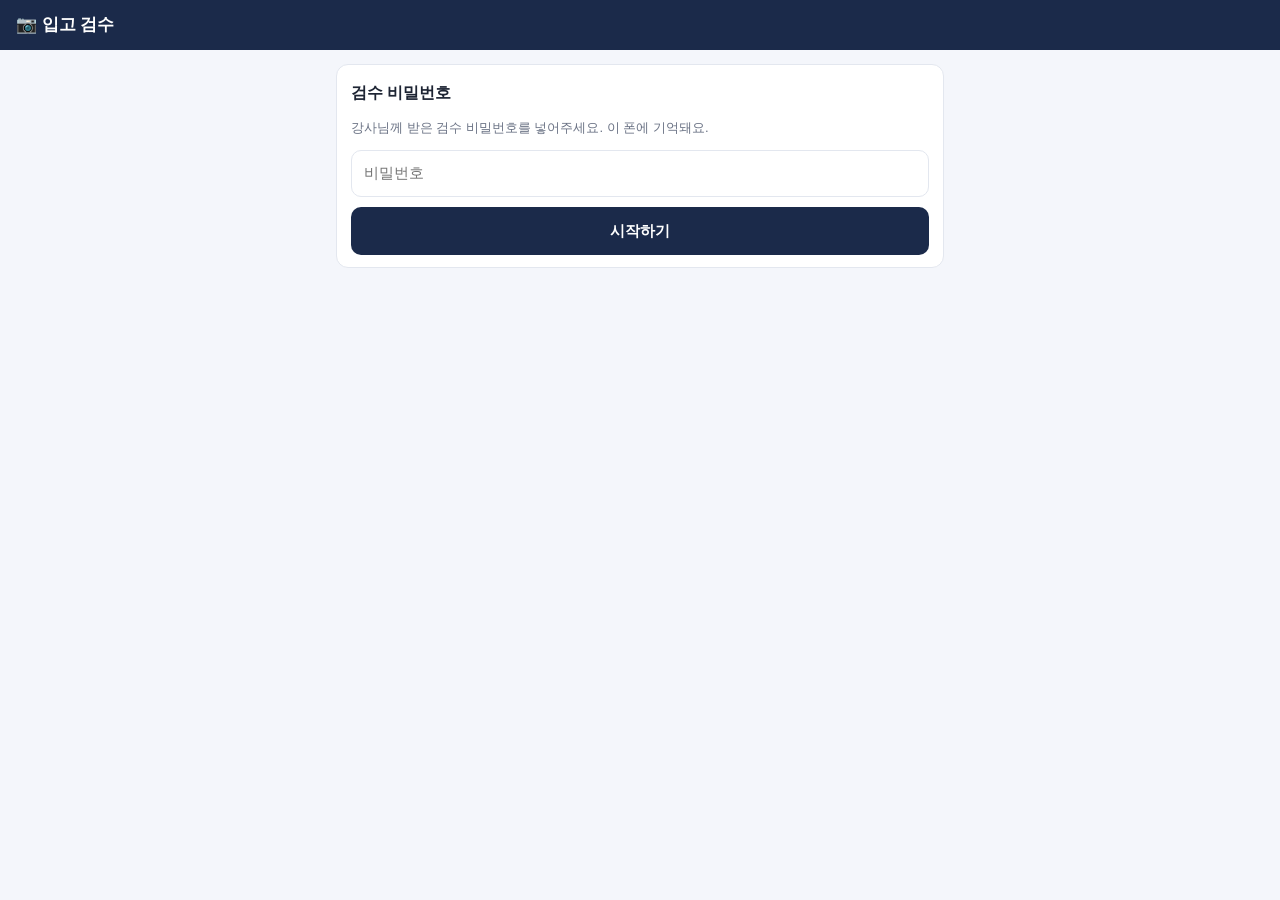
<file: inspect.html>
<!doctype html>
<html lang="ko">
<head>
<meta charset="utf-8">
<meta name="viewport" content="width=device-width, initial-scale=1, viewport-fit=cover">
<meta name="theme-color" content="#1b2a4a">
<title>입고 검수</title>
<link rel="apple-touch-icon" href="icon.png">
<style>
  :root { --bg:#f4f6fb; --card:#fff; --text:#1d2433; --muted:#6b7385; --line:#e3e7ef; --pri:#1b2a4a; --ok:#1f9d55; --warn:#e8590c; --pink:#e0457e; }
  * { box-sizing:border-box; }
  body { margin:0; background:var(--bg); color:var(--text); font:15px/1.5 -apple-system, "Apple SD Gothic Neo", "Malgun Gothic", sans-serif; }
  header { position:sticky; top:0; z-index:5; background:var(--pri); color:#fff; padding:12px 16px; display:flex; align-items:center; gap:10px; }
  header h1 { font-size:17px; margin:0; flex:1; }
  header button { background:rgba(255,255,255,.15); color:#fff; border:0; border-radius:8px; padding:6px 10px; font-size:13px; }
  main { padding:14px 16px 90px; max-width:640px; margin:0 auto; }
  .card { background:var(--card); border:1px solid var(--line); border-radius:12px; padding:12px 14px; margin-bottom:10px; }
  .muted { color:var(--muted); font-size:13px; }
  input, textarea { width:100%; font:inherit; padding:11px 12px; border:1px solid var(--line); border-radius:10px; background:#fff; }
  label { display:block; font-size:13px; color:var(--muted); margin:10px 0 4px; }
  .btn { display:block; width:100%; border:0; border-radius:10px; padding:13px; font:inherit; font-weight:700; background:var(--pri); color:#fff; margin-top:10px; }
  .btn.ok { background:var(--ok); } .btn.ghost { background:#fff; color:var(--pri); border:1px solid var(--line); } .btn.pink { background:var(--pink); }
  .btn:disabled { opacity:.5; }
  .row { display:flex; gap:8px; } .row > * { flex:1; }
  .mb { display:inline-block; font-weight:800; background:#eef3ff; color:var(--pri); border-radius:6px; padding:1px 7px; margin-right:6px; }
  .grp { display:flex; align-items:center; justify-content:space-between; }
  .cnt { background:var(--pink); color:#fff; border-radius:999px; padding:1px 9px; font-size:13px; font-weight:700; }
  .item { cursor:pointer; } .item b { display:block; }
  .warn { background:#fff4e6; border:1px solid #ffd8a8; color:#a3470b; border-radius:10px; padding:8px 10px; font-size:13px; margin-top:8px; }
  .ai { background:#eef8f1; border:1px solid #c3e6cb; color:#14532d; border-radius:10px; padding:8px 10px; font-size:13px; margin-top:8px; }
  .thumbs { display:flex; flex-wrap:wrap; gap:6px; margin-top:8px; } .thumbs img { width:72px; height:72px; object-fit:cover; border-radius:8px; border:1px solid var(--line); }
  .toast { position:fixed; left:50%; bottom:24px; transform:translateX(-50%); background:#222; color:#fff; padding:10px 16px; border-radius:10px; font-size:14px; z-index:20; max-width:90%; }
  .hidden { display:none !important; }
  button.mini { border:1px solid #9bd3ae; background:#fff; color:#14532d; border-radius:6px; padding:1px 8px; font-size:12px; margin-left:4px; }
  .qbar { position:sticky; top:52px; z-index:4; background:#fff8db; color:#7a5b00; border-bottom:1px solid #f1df9c; padding:8px 16px; font-size:13px; }
  .qbar.bad { background:#ffe3e3; color:#a61e1e; border-color:#ffc9c9; }
  .qbar button { margin-left:6px; border:0; border-radius:6px; background:#a61e1e; color:#fff; padding:3px 9px; font-size:12px; }
  .chk { display:flex; gap:8px; align-items:flex-start; margin-top:8px; font-size:14px; } .chk input { width:auto; margin-top:4px; }
  h2 { font-size:16px; margin:4px 0 10px; }
  .back { background:none; border:0; color:var(--pri); font:inherit; padding:0 0 10px; }
  /* 📷 화면 안 카메라(11-18) */
  .cam { position:fixed; inset:0; background:#000; z-index:30; display:flex; flex-direction:column; }
  .cam video { flex:1; width:100%; min-height:0; object-fit:contain; background:#000; }
  .camThumbs { display:flex; gap:6px; padding:6px 10px; overflow-x:auto; min-height:58px; background:#111; }
  .camThumbs img { width:48px; height:48px; object-fit:cover; border-radius:6px; border:1px solid #444; }
  .camBar { display:flex; align-items:center; justify-content:space-between; padding:12px 16px calc(14px + env(safe-area-inset-bottom)); background:#111; gap:10px; }
  .camBar button { border:0; border-radius:10px; padding:12px 14px; font:inherit; font-size:15px; background:#333; color:#fff; min-width:84px; }
  .camBar button.ok { background:#2f9e44; }
  .camBar .shutter { width:74px; height:74px; min-width:74px; border-radius:50%; background:#fff; border:5px solid #888; padding:0; }
  .camBar .shutter:active { background:#ddd; }
  .camFlash { position:fixed; inset:0; background:#fff; opacity:0; pointer-events:none; z-index:31; transition:opacity .15s; }
  .camAlt { color:#bbb; background:none; border:0; font-size:13px; padding:6px; text-decoration:underline; }
</style>
</head>
<body>
<header><h1>📷 입고 검수</h1><button id="hdrBtn" class="hidden" onclick="home()">사서함 목록</button></header>
<div id="qbar" class="qbar hidden"></div>
<main id="main"></main>
<div id="toast" class="toast hidden"></div>
<div id="cam" class="cam hidden">
  <video id="camV" playsinline autoplay muted></video>
  <div class="camThumbs" id="camThumbs"></div>
  <div class="camBar">
    <button type="button" onclick="camClose()">닫기</button>
    <button type="button" class="shutter" id="camShot" onclick="camShot()" aria-label="찍기"></button>
    <button type="button" class="ok" onclick="camClose()">완료 <span id="camN">0</span>장</button>
  </div>
  <div style="text-align:center;background:#111;padding-bottom:8px"><button type="button" class="camAlt" onclick="camClose(); camFallback()">휴대폰 기본 카메라로 찍기</button></div>
</div>
<div id="camFlash" class="camFlash"></div>
<script src="config.js"></script>
<script>
'use strict';
// 물류담당자 전용 — 수강생 로그인 없이 '검수 비밀번호'로 배송 두뇌의 insp* 기능만 쓴다(11-06).
const URL_ = (window.BRAIN || {}).deliveryUrl;
const $ = (id) => document.getElementById(id);
const esc = (s) => String(s == null ? '' : s).replace(/[&<>"']/g, c => ({ '&': '&amp;', '<': '&lt;', '>': '&gt;', '"': '&quot;', "'": '&#39;' }[c]));
const store = { get(k) { try { return localStorage.getItem(k) || ''; } catch (_) { return ''; } }, set(k, v) { try { v ? localStorage.setItem(k, v) : localStorage.removeItem(k); } catch (_) {} } };
let PIN = store.get('insp_pin'), AI = true, GROUPS = [], ITEMS = [], CODE = '', CUR = null, PH = [];
// 속도(11-09): 첫 화면에서 검수 대기 전부(ALL)를 한 번에 받아 두고, 사서함을 누르면 폰에서 바로 거른다(서버 왕복 없음)
let ALL = null, MODE = '', FIND = null;
function matchQ(it, q) { q = String(q || '').toUpperCase().replace(/\s+/g, ''); const code = String(it.mb || '').toUpperCase();
  return code === q || (code + '|' + it.name + '|' + it.nick).toUpperCase().replace(/\s+/g, '').indexOf(q) >= 0; }
// ── 수강생 입고 목록 정렬·AI 추천·검색 (11-16 루크) ──
//  ① 기본은 최신 입고신청이 위로 ② AI가 사진에서 읽은 상품명과 비슷한 입고를 맨 위로(🤖 추천) ③ 목록 안 검색
function tsOf(it) {
  const m = String(it.at || '').match(/(\d{4})-(\d{1,2})-(\d{1,2})(?:\D+(\d{1,2}):(\d{1,2})(?::(\d{1,2}))?)?/);
  if (!m) return 0;
  let h = Number(m[4] || 0); if (/오후|PM/i.test(it.at) && h < 12) h += 12; if (/오전|AM/i.test(it.at) && h === 12) h = 0;
  return new Date(+m[1], +m[2] - 1, +m[3], h, +(m[5] || 0), +(m[6] || 0)).getTime();
}
function normP(s) { return String(s || '').toLowerCase().replace(/\d+\s*(ml|g|kg|l|매|개입?|정|캡슐|포|병|팩|입)\b/g, ' ').replace(/[^0-9a-z가-힣]+/g, ' ').trim(); }
function bigrams(s) { s = s.replace(/\s+/g, ''); const o = new Map(); for (let i = 0; i < s.length - 1; i++) { const k = s.slice(i, i + 2); o.set(k, (o.get(k) || 0) + 1); } return o; }
function simP(a, b) {                                    // 0~1: 글자 두 개씩 겹침(다이스) + 단어 겹침
  a = normP(a); b = normP(b); if (!a || !b) return 0;
  const A = bigrams(a), B = bigrams(b); let inter = 0, na = 0, nb = 0;
  A.forEach((v, k) => { na += v; if (B.has(k)) inter += Math.min(v, B.get(k)); }); B.forEach(v => { nb += v; });
  const dice = na + nb ? 2 * inter / (na + nb) : 0;
  const ta = a.split(' ').filter(w => w.length >= 2), tb = new Set(b.split(' ').filter(w => w.length >= 2));
  const tok = ta.length ? ta.filter(w => tb.has(w) || [...tb].some(x => x.length >= 3 && (x.includes(w) || w.includes(x)))).length / ta.length : 0;
  return Math.max(dice, 0.6 * dice + 0.4 * tok);
}
function prepItems(list, aiProd) {                       // ITEMS 자체를 정렬(openItem 이 번호로 집으므로)
  list.forEach(it => { it._ts = tsOf(it); it._sim = aiProd ? simP(aiProd, it.product + ' ' + (it.option || '')) : 0; it._rec = false; });
  list.sort((x, y) => (y._ts - x._ts) || ((y.row || 0) - (x.row || 0)));
  if (aiProd) {
    const rec = list.filter(it => it._sim >= 0.3).sort((x, y) => y._sim - x._sim).slice(0, 3);
    rec.forEach(it => { it._rec = true; });
    return rec.concat(list.filter(it => !it._rec));
  }
  return list;
}
function listHtml(list, opt) {
  opt = opt || {};
  const search = list.length >= 4 ? `<div class="row" style="margin:6px 0"><input id="iq" placeholder="🔍 상품명으로 찾기 (예: 샴푸, 다리미)" oninput="filterItems(this.value)" autocomplete="off"></div>` : '';
  const recN = list.filter(it => it._rec).length;
  return search + (recN ? `<div class="muted" style="margin:4px 0">🤖 사진 속 상품과 비슷한 입고를 맨 위에 올렸어요 · 나머지는 최신 신청순</div>` : (list.length > 1 ? `<div class="muted" style="margin:4px 0">최신 입고신청이 위에 있어요</div>` : '')) +
    list.map((it, i) => `<div class="card item" data-hay="${esc(normP(it.product + ' ' + (it.option || '') + ' ' + (it.memo || '')))}" onclick="openItem(${i})"${it._rec ? ' style="border:2px solid #7c4dff"' : ''}>
      ${it._rec ? `<div style="font-size:12px;color:#7c4dff;font-weight:700">🤖 AI 추천 — 사진 속 상품과 비슷해요</div>` : ''}
      <b>${esc(it.product)}${it.option ? ' · ' + esc(it.option) : ''}</b>
      <span class="muted">등록 ${it.qty}개 · ${esc(String(it.at).slice(5, 16))}${opt.who && it.mb && list.some(x => x.mb !== it.mb) ? ' · ' + esc(it.mb + ' ' + it.name) : ''}</span>
      ${opt.memo && it.memo ? `<div class="muted">📝 ${esc(it.memo)}</div>` : ''}
      ${it.ret ? `<div class="warn" style="background:#e3f2fd;color:#0d47a1">↩ 반품 회수 입고${opt.memo ? ' — 고객에게서 돌아온 물건이에요. 상태(개봉·파손·구성품)를 확인해 주세요' : ''}</div>` : ''}
      ${it.dup ? `<div class="warn">⚠ 같은 상품 입고가 또 있어요: ${esc(it.dup)}${opt.memo ? ' — 두 번 등록한 건 아닌지 확인' : ''}</div>` : ''}</div>`).join('') +
    (list.length >= 4 ? `<div id="iqNone" class="card muted hidden">찾는 상품이 없어요. 수강생이 등록을 안 했다면 아래 버튼으로 사진을 보내주세요.</div>` : '');
}
window.filterItems = function (q) {
  const w = normP(q).split(' ').filter(Boolean); let n = 0;
  document.querySelectorAll('.card.item[data-hay]').forEach(el => {
    const hay = el.dataset.hay.replace(/\s+/g, ''), ok = !w.length || w.every(x => hay.includes(x.replace(/\s+/g, '')));
    el.style.display = ok ? '' : 'none'; if (ok) n++;
  });
  const none = $('iqNone'); if (none) none.classList.toggle('hidden', n > 0);
};
function groupsOf(list) { const g = {}; list.forEach(it => { const k = it.mb || ('(' + it.name + ')'); g[k] = g[k] || { mb: it.mb, name: it.name, n: 0 }; g[k].n++; });
  return Object.values(g).sort((a, b) => String(a.mb || 'zz').localeCompare(String(b.mb || 'zz'))); }
// 속도(11-09 2차): 지난번 목록을 폰에 기억해 두고 열자마자 보여준 뒤, 뒤에서 새 목록으로 바꾼다
(function () { try { const c = JSON.parse(store.get('insp_all') || 'null'); if (c && Date.now() - c.t < 12 * 3600e3) { ALL = c.items || []; GROUPS = groupsOf(ALL); if (c.ai === false) AI = false; } } catch (_) {} })();
let LOADING = null;
function loadAll() {
  if (LOADING) return LOADING;
  LOADING = call('inspList', { all: 1 }).then(d => {
    if (d.ok) {
      const busy = new Set((typeof Q !== 'undefined' ? Q : []).map(x => x.row));
      ALL = (d.items || []).filter(x => !busy.has(x.row)); AI = d.aiReady !== false; GROUPS = groupsOf(ALL);
      store.set('insp_all', JSON.stringify({ t: Date.now(), items: d.items || [], ai: AI }));
    }
    return d;
  }).finally(() => { LOADING = null; });
  return LOADING;
}
// 일부 검수: 목록에서 빼지 않고 남은 개수만 줄여 둔다(서버도 원래 줄 수량을 남은 개수로 줄임)
function keepPartial(it, n) {
  it.qty = Math.max(0, it.qty - n); it.memo = (it.memo ? it.memo + ' / ' : '') + `일부 검수 ${n}개 — 남은 ${it.qty}개 대기`;
  if (ALL) { const x = ALL.find(y => y.row === it.row); if (x && x !== it) { x.qty = it.qty; x.memo = it.memo; } GROUPS = groupsOf(ALL); store.set('insp_all', JSON.stringify({ t: Date.now(), items: ALL, ai: AI })); }
}
function dropItem(it) { if (ALL && it) { ALL = ALL.filter(x => x.row !== it.row); GROUPS = groupsOf(ALL); store.set('insp_all', JSON.stringify({ t: Date.now(), items: ALL, ai: AI })); } }
function toast(t, ms) { const el = $('toast'); el.textContent = t; el.classList.remove('hidden'); clearTimeout(toast._t); toast._t = setTimeout(() => el.classList.add('hidden'), ms || 2500); }
async function call(action, extra) {
  const t0 = Date.now();
  const res = await fetch(URL_, { method: 'POST', headers: { 'Content-Type': 'text/plain;charset=utf-8' }, body: JSON.stringify(Object.assign({ action, pin: PIN }, extra || {})) });
  const d = await res.json();
  if (d && d.badPin) { store.set('insp_pin', ''); PIN = ''; }
  // ⏱ 11-18: AI 읽기를 폰에서 기다린 시간(사진 올리기 포함)을 두뇌 'AI사용기록'에 따로 적는다 — 기다리지 않고 뒤에서
  if (action === 'inspRead' && d && d.logId) {
    const ms = Date.now() - t0;
    fetch(URL_, { method: 'POST', headers: { 'Content-Type': 'text/plain;charset=utf-8' }, body: JSON.stringify({ action: 'inspTiming', pin: PIN, id: d.logId, ms }) }).catch(() => {});
  }
  return d;
}
// 사진 줄이기 — 저장용 1600px, AI용 1280px (JPEG)
function shrink(file, max, q) {
  return new Promise((ok, no) => {
    const img = new Image(), u = URL.createObjectURL(file);
    img.onload = () => {
      const k = Math.min(1, max / Math.max(img.width, img.height)), c = document.createElement('canvas');
      c.width = Math.round(img.width * k); c.height = Math.round(img.height * k);
      c.getContext('2d').drawImage(img, 0, 0, c.width, c.height); URL.revokeObjectURL(u);
      ok(c.toDataURL('image/jpeg', q || 0.78));
    };
    img.onerror = () => { URL.revokeObjectURL(u); no(new Error('사진을 읽지 못했어요')); };
    img.src = u;
  });
}

// 이미 줄인 사진(dataURL)을 한 번 더 작게 — 사서함 찾기용(11-19)
function shrinkUrl(u, max, q) {
  return new Promise((ok, no) => {
    const img = new Image();
    img.onload = () => {
      const k = Math.min(1, max / Math.max(img.width, img.height)), c = document.createElement('canvas');
      c.width = Math.round(img.width * k); c.height = Math.round(img.height * k);
      c.getContext('2d').drawImage(img, 0, 0, c.width, c.height); ok(c.toDataURL('image/jpeg', q || 0.8));
    };
    img.onerror = () => no(new Error('사진 줄이기 실패'));
    img.src = u;
  });
}

// ── 비밀번호 ──
function pinView(msg) {
  $('hdrBtn').classList.add('hidden');
  $('main').innerHTML = `<div class="card"><h2>검수 비밀번호</h2>
    <p class="muted">강사님께 받은 검수 비밀번호를 넣어주세요. 이 폰에 기억돼요.</p>
    <input id="pin" type="password" autocomplete="current-password" placeholder="비밀번호">
    ${msg ? `<div class="warn">${esc(msg)}</div>` : ''}
    <button class="btn" onclick="savePin()">시작하기</button></div>`;
}
window.savePin = function () { PIN = $('pin').value.trim(); if (!PIN) return; store.set('insp_pin', PIN); home(); };

// ── 사서함 목록 ──
window.home = async function () {
  if (!PIN) return pinView();
  CODE = ''; CUR = null; MODE = ''; PH = []; aiCancel(); $('hdrBtn').classList.add('hidden'); draftSave();
  $('main').innerHTML = `<div class="card"><label style="margin-top:0">사서함 코드 · 이름으로 찾기</label>
    <div class="row"><input id="q" placeholder="예: B009, 가050, 김효현" autocapitalize="characters" onkeydown="if(event.key==='Enter')openCode(this.value)"><button class="btn" style="flex:0 0 76px;margin:0" onclick="openCode($('q').value)">찾기</button></div>
    <p class="muted" style="margin:8px 0 0">택배 운송장 상품명 앞 [코드]를 넣으세요.</p>
    <button class="btn pink" onclick="findView()">📷 사진부터 찍기 (사서함 자동 찾기)</button>
    <button class="btn ghost" onclick="reportView()">📋 오늘 검수 점검 (빠진 것 찾기)</button>
    <button class="btn ghost" onclick="returnsView()">↩ 돌아오는 고객반품 (도착 확인)</button></div>
    <div id="grp"><div class="muted">검수 대기 목록 불러오는 중…</div></div>`;
  const draw = (fresh) => {
    const g = $('grp'); if (!g || MODE || CODE) return;          // 다른 화면으로 갔으면 안 그림
    g.innerHTML = `<h2>검수 대기 ${GROUPS.reduce((a, x) => a + x.n, 0)}건 · ${GROUPS.length}명${fresh ? '' : ' <span class="muted">(새로 고치는 중…)</span>'}</h2>` + (GROUPS.length ? GROUPS.map(x =>
      `<div class="card item grp" onclick="openCode('${esc(x.mb || x.name)}')"><span><span class="mb">${esc(x.mb || '번호없음')}</span>${esc(x.name)}</span><span class="cnt">${x.n}</span></div>`).join('')
      : `<div class="card muted">검수 대기 중인 입고가 없어요 🎉</div>`);
  };
  if (ALL) draw(false);                                         // 지난번 목록을 바로 보여주고
  let d; try { d = await loadAll(); } catch (e) { if (!ALL && $('grp')) $('grp').innerHTML = `<div class="warn">연결 오류예요. 잠시 뒤 다시 열어주세요.</div>`; return; }
  if (!d.ok) return pinView(d.error);
  draw(true);                                                   // 새 목록으로 바꾼다
};
// 📋 오늘 검수 점검(11-09) — 유통기한 빈칸·개수 다름·사진 없음·미등록 학생 미처리·오래된 검수대기
window.reportView = async function (day) {
  if (Q.length) toast('아직 저장 중인 검수가 ' + Q.length + '건 있어요 — 끝난 뒤 다시 눌러야 정확해요', 3500);
  MODE = 'report'; CODE = ''; CUR = null; PH = []; aiCancel(); $('hdrBtn').classList.remove('hidden');
  $('main').innerHTML = `<button class="back" onclick="home()">← 사서함 목록</button><div class="muted">점검하는 중…</div>`;
  let d; try { d = await call('inspReport', day ? { day } : {}); } catch (e) { if (MODE === 'report') $('main').innerHTML = `<button class="back" onclick="home()">← 사서함 목록</button><div class="warn">연결 오류예요.</div>`; return; }
  if (MODE !== 'report') return;
  if (!d.ok) { $('main').innerHTML = `<button class="back" onclick="home()">← 사서함 목록</button><div class="warn">${esc(d.error || '점검 실패')}${/inspReport|unknown|알 수 없/i.test(d.error || '') ? ' — 배송 두뇌 새 버전 배포가 필요해요' : ''}</div>`; return; }
  const li = (x, extra) => `<div class="card" style="padding:8px 10px;margin:6px 0"><span class="mb">${esc(x.who.split(' ')[0])}</span>${esc(x.who.split(' ').slice(1).join(' '))}<br><b>${esc(x.product)}</b> · ${x.qty}개${extra ? ' · ' + extra : ''}${x.memo ? `<br><span class="muted">${esc(x.memo)}</span>` : ''}</div>`;
  const sec = (t, list, f, ok) => `<h2 style="margin-top:14px">${t} <span class="cnt">${list.length}</span></h2>` + (list.length ? list.map(f).join('') : `<div class="muted">${ok || '없음 ✅'}</div>`);
  $('main').innerHTML = `<button class="back" onclick="home()">← 사서함 목록</button>
    <div class="card"><h2 style="margin:0">📋 ${esc(d.day)} 검수 점검</h2><div class="muted">오늘 검수 ${d.doneN}줄 · ${d.doneQty}개 · 아직 검수 대기 ${d.pendN}줄</div>
      <div class="muted" style="margin-top:6px">고칠 게 있으면 강사님께 줄 번호로 알려주세요(시트 재고내역).</div></div>`
    + sec('① 유통기한 빈칸', d.noExp, x => li(x, `재고내역 ${x.row}행`))
    + sec('② 검수 개수 ≠ 등록 수량 (정정 안 함)', d.qtyOff, x => li(x, `등록 ${x.qty}개 · ${x.row}행`))
    + (d.photoCol ? sec('③ 사진 없이 완료', d.noPhoto, x => li(x, `${x.row}행`)) : '')
    + sec('④ 미등록으로 보냈는데 학생이 아직 등록 안 함', d.unreg.filter(u => !u.registered), u => `<div class="card" style="padding:8px 10px;margin:6px 0">${esc(u.at)} · ${esc(u.who)}<br><b>${esc(u.product)}</b>${u.qty ? ' · ' + u.qty + '개' : ''}<br><span class="muted">${u.seen ? '👀 ' + esc(u.seen) + ' 학생 확인' : '학생 아직 안 읽음'}${u.rem ? ' · 재알림 ' + esc(u.rem) : ''}</span></div>`)
    + sec('⑤ 등록 3일 넘었는데 검수 안 된 입고', d.stale, x => li(x, `등록 ${esc(x.at)} (${x.age}일)`), '없음 ✅')
    + (d.staleN > d.stale.length ? `<div class="muted">…외 ${d.staleN - d.stale.length}건 (시트 메뉴 '📋 오늘 검수 점검'에서 전체 보기)</div>` : '');
};
// ↩ 돌아오는 고객반품(11-24) — 반품 박스가 도착하면 [도착 확인] → 회수완료 처리(반품비 차감·재고 복구) → 검수 대기로
let RETS = [];
window.returnsView = async function (q) {
  MODE = 'returns'; CODE = ''; CUR = null; PH = []; aiCancel(); $('hdrBtn').classList.remove('hidden');
  const back = `<button class="back" onclick="home()">← 사서함 목록</button>`;
  $('main').innerHTML = back + `<div class="muted">반품 목록 불러오는 중…</div>`;
  let d; try { d = await call('inspReturns'); } catch (e) { if (MODE === 'returns') $('main').innerHTML = back + `<div class="warn">연결 오류예요.</div>`; return; }
  if (MODE !== 'returns') return;
  if (!d.ok) { $('main').innerHTML = back + `<div class="warn">${esc(d.error || '불러오기 실패')}${/inspReturns|unknown|알 수 없/i.test(d.error || '') ? ' — 배송 두뇌 새 버전 배포가 필요해요' : ''}</div>`; return; }
  RETS = d.items || [];
  $('main').innerHTML = back + `<div class="card"><h2 style="margin:0">↩ 돌아오는 고객반품 ${RETS.length}건</h2>
      <div class="muted" style="margin-top:6px">반품 박스가 사무실에 도착하면 <b>[도착 확인]</b>을 누르세요. 반품배송비 차감·재고 복구가 되고, 그 물건은 바로 <b>검수 대기</b>에 떠요(상태 확인 후 검수 완료).</div>
      <div class="row" style="margin-top:8px"><input id="rq" placeholder="반품송장 뒷자리 · 사서함 · 이름 · 상품" oninput="returnsFilter(this.value)"></div></div>
    <div id="retList"></div>`;
  returnsFilter(q || '');
};
window.returnsFilter = function (q) {
  const el = $('retList'); if (!el) return;
  const n = String(q || '').toUpperCase().replace(/[\s-]+/g, '');
  const list = RETS.map((x, i) => ({ x, i })).filter(({ x }) => !n || (String(x.inv) + '|' + x.mb + '|' + x.name + '|' + x.product + '|' + x.option).toUpperCase().replace(/[\s-]+/g, '').indexOf(n) >= 0);
  el.innerHTML = list.length ? list.map(({ x, i }) => `<div class="card" style="padding:10px;margin:6px 0">
      <span class="mb">${esc(x.mb || '번호없음')}</span>${esc(x.name)} <span class="muted">· 접수 ${esc(String(x.at).slice(5, 16))}</span><br>
      <b>${esc(x.product)}</b>${x.option ? ' · ' + esc(x.option) : ''} · ${x.qty}개<br>
      <span class="muted">${x.inv ? '반품송장 ' + esc(x.inv) + (x.courier ? ' (' + esc(x.courier) + ')' : '') : '반품송장 아직 없음'}${x.reason ? ' · ' + esc(x.reason) : ''}</span>
      <button class="btn pink" style="margin:8px 0 0" id="ra${i}" onclick="returnArrive(${i})">📦 도착 확인</button></div>`).join('')
    : `<div class="card muted">${n ? '찾는 반품이 없어요.' : '도착을 기다리는 고객반품이 없어요 🎉'}</div>`;
};
// 📷 반품 도착 화면(11-24 루크): 사진 찍기 → 문제 없으면 사진만 보관, 제품에 문제 있으면 수강생에게 사진+안내 보내기
let RPH = [], RCUR = -1, RBUSY = false;
window.returnArrive = function (i) {
  const x = RETS[i]; if (!x) return;
  RCUR = i; RPH = [];
  $('main').innerHTML = `<button class="back" onclick="returnsView(($('rq0')||{}).value)">← 반품 목록</button>
    <div class="card"><span class="mb">${esc(x.mb || '번호없음')}</span>${esc(x.name)}<br>
      <b>${esc(x.product)}</b>${x.option ? ' · ' + esc(x.option) : ''} · ${x.qty}개<br>
      <span class="muted">${x.inv ? '반품송장 ' + esc(x.inv) : '반품송장 없음'}${x.reason ? ' · 반품사유: ' + esc(x.reason) : ''}</span></div>
    <div class="card"><label style="margin-top:0">📷 반품 상품 사진 (상태가 보이게 — 개봉·파손·구성품)</label>
      <input id="rph" type="file" accept="image/*" capture="environment" multiple class="hidden" onchange="retAddPhotos(this.files)">
      <button type="button" class="btn ghost" style="margin-top:0" onclick="$('rph').click()">📷 사진 찍기 / 추가</button>
      <div class="thumbs" id="rthumbs"></div>
      <label>문제 내용 (문제 있을 때 · 수강생에게 같이 보내져요)</label>
      <textarea id="rissue" rows="2" placeholder="예) 박스 개봉됨, 본품 찌그러짐, 구성품(설명서) 없음"></textarea></div>
    <button class="btn" id="rbOk" onclick="returnDone(false)">✅ 문제 없음 — 도착 확인 (사진은 보관만)</button>
    <button class="btn pink" id="rbBad" onclick="returnDone(true)">⚠ 제품에 문제 있음 — 수강생에게 사진 보내고 도착 확인</button>
    <p class="muted">도착 확인을 누르면 회수완료로 처리돼요(반품배송비 차감 · 재고 복구 → 검수 대기). 문제 있음으로 보내면 그 물건은 검수 완료가 막히고, 수강생이 구매처 반품을 할 수 있어요.</p>`;
};
window.retAddPhotos = async function (files) {
  const list = Array.from(files || []); if (!list.length) return;
  for (const f of list) { try { RPH.push(await shrink(f, 1280)); } catch (e) { toast(e.message); } }
  const t = $('rthumbs'); if (t) t.innerHTML = RPH.map(u => `<img src="${u}">`).join('');
  const el = $('rph'); if (el) el.value = '';
};
window.returnDone = async function (send) {
  const x = RETS[RCUR]; if (!x || RBUSY) return;
  const issue = (($('rissue') || {}).value || '').trim();
  if (send && !RPH.length) { toast('수강생에게 보낼 사진을 먼저 찍어주세요', 3000); return; }
  if (send && !issue && !confirm('문제 내용을 안 적었어요. 사진만 보낼까요?')) return;
  const msg = send
    ? `${x.name} 님에게 사진 ${RPH.length}장과 "반품 상품 상태 안내"를 보내고 도착 확인할까요?`
    : `${x.name} 님 반품 도착 확인할까요?` + (RPH.length ? ` (사진 ${RPH.length}장은 보관만 하고 안 보내요)` : '');
  if (!confirm(msg)) return;
  RBUSY = true; ['rbOk', 'rbBad'].forEach(id => { const b = $(id); if (b) b.disabled = true; }); toast('처리 중…', 10000);
  let d; try { d = await call('inspReturnArrived', { row: x.row, id: x.id, photos: RPH, send, issue }); } catch (e) { d = { ok: false, error: '연결 오류예요. 반품 목록을 새로 고친 뒤 처리됐는지 확인해주세요.' }; }
  finally { RBUSY = false; }
  if (d && d.badPin) return pinView(d.error);
  if (!d || !d.ok) { alert((d && d.error) || '처리하지 못했어요.'); ['rbOk', 'rbBad'].forEach(id => { const b = $(id); if (b) b.disabled = false; }); return; }
  toast(d.sent ? `✅ 도착 확인 · ${d.name || ''} 님에게 사진 ${d.photos}장 보냈어요` : '✅ 도착 확인 — ' + (d.result || '처리됨').replace(/^✅\s*/, '').slice(0, 50), 4500);
  RETS.splice(RCUR, 1); RCUR = -1; RPH = [];
  ALL = null; try { await loadAll(); } catch (_) {}            // 복구된 물건이 검수 대기에 바로 뜨게
  const code = d.mb || x.mb;
  if (!d.sent && code && MODE === 'returns' && confirm('이 반품 물건을 지금 검수할까요?')) { MODE = ''; openCode(code); return; }
  returnsView();
};
window.openCode = async function (q) {
  q = String(q || '').trim(); if (!q) return;
  CODE = q; $('hdrBtn').classList.remove('hidden');
  if (ALL) ITEMS = ALL.filter(it => matchQ(it, q));          // 바로 거르기(서버 안 감)
  else {
    $('main').innerHTML = `<div class="muted">불러오는 중…</div>`;
    let d; try { d = await call('inspList', { q }); } catch (e) { $('main').innerHTML = `<div class="warn">연결 오류예요.</div>`; return; }
    if (!d.ok) return pinView(d.error);
    AI = !!d.aiReady; ITEMS = d.items || [];
  }
  ITEMS = prepItems(ITEMS, '');
  const who = ITEMS[0] ? `<span class="mb">${esc(ITEMS[0].mb || '')}</span>${esc(ITEMS[0].name)}` : esc(q);
  $('main').innerHTML = `<button class="back" onclick="home()">← 사서함 목록</button>
    <button class="btn pink" style="margin:0 0 10px" onclick="nextBox()">📷 다음 박스 찍기 (사서함 자동 찾기)</button><h2>${who} · 검수 대기 ${ITEMS.length}건</h2>` +
    (ITEMS.length > 1 ? `<button class="btn pink" style="margin:4px 0" onclick="findView('${esc(ITEMS[0].mb || q)}')">📷 상품 사진 찍으면 AI가 비슷한 입고를 맨 위로</button>` : '') +
    (ITEMS.length ? listHtml(ITEMS, { who: 1, memo: 1 })
      : `<div class="card muted">'${esc(q)}' 검수 대기 입고가 없어요.</div>`) +
    `<button class="btn ghost" onclick="unregView()">📦 등록 안 된 물건 → 수강생에게 사진 보내기</button>`;
};

// ── 상품 검수 ──
function photoBlock() {
  return `<label>사진 (수량·유통기한이 보이게)</label>
    <input id="ph" type="file" accept="image/*" capture="environment" multiple class="hidden" onchange="addPhotos(this.files)">
    <button type="button" class="btn ghost" style="margin-top:0" onclick="camOpen()">📷 사진 찍기 / 추가</button>
    <div class="thumbs" id="thumbs"></div><div id="aiBox"></div>`;
}
window.openItem = function (i) {
  const keep = MODE === 'find' && PH.length; CUR = ITEMS[i]; if (!keep) { PH = []; aiCancel(); AIKIND = 'item'; AIREAD_N = 0; LAST_AI = null; } MODE = '';
  NOMB = !!(keep && FIND && FIND.noMb);
  $('main').innerHTML = `<button class="back" onclick="openCode(CODE)">← 목록으로</button>
    <div class="card"><span class="mb">${esc(CUR.mb)}</span>${esc(CUR.name)}<h2 style="margin-top:8px">${esc(CUR.product)}${CUR.option ? ' · ' + esc(CUR.option) : ''}</h2>
      <div class="muted">수강생 등록 수량 <b>${CUR.qty}개</b>${CUR.site ? ' · ' + esc(CUR.site) : ''}</div>
      ${CUR.memo ? `<div class="muted">📝 ${esc(CUR.memo)}</div>` : ''}
      ${CUR.ret ? `<div class="warn" style="background:#e3f2fd;color:#0d47a1">↩ 반품 회수 입고 — 고객에게서 돌아온 물건이에요. 상태(개봉·파손·구성품)를 확인하고 사진을 남겨 주세요</div>` : ''}
      ${CUR.dup ? `<div class="warn">⚠ 같은 상품 입고가 또 있어요: ${esc(CUR.dup)}</div>` : ''}
      ${CUR.issued ? `<div class="warn">⚠ 반품 권장 안내를 이미 보낸 상품이에요 — 검수 완료(검수날짜)는 안 찍혀요.<br>수강생이 그대로 쓰기로 했다면 재고내역 메모의 '⚠ 검수 안내 보냄' 부분을 지운 뒤 검수해 주세요.</div>` : ''}
      ${photoBlock()}
      <label>유통기한</label><input id="exp" placeholder="예: 2027-05-31 (AI가 사진에서 읽어 채워요)" value="${esc(CUR.exp || '')}">
      <label>실제 개수</label><input id="cnt" type="number" inputmode="numeric" value="${CUR.qty}" oninput="qtyCheck()">
      <div id="qtyBox"></div>
      <label>메모 (선택)</label><input id="note" placeholder="파손·포장상태 등">
      <button class="btn ok" id="doneBtn" onclick="done()"${CUR.issued ? ' disabled style="opacity:.4"' : ''}>✅ 검수 완료${CUR.issued ? ' (안내 보낸 상품)' : ''}</button>
    </div>
    <div class="card"><b>⚠ 문제가 있어요 — 수강생에게 반품 권장 안내 보내기</b>
      <p class="muted" style="margin:6px 0">위에서 찍은 사진이 함께 가요. 이 입고는 검수 처리하지 않고 목록에 남아요(시트에 빨갛게 표시).</p>
      <button type="button" class="btn ghost" onclick="issueSend('bundle')">📦 합포장(1+1 등) — 낱개 발송 어려움</button>
      <label>실제 도착한 제품 (다른 제품일 때만)</label><input id="issueB" placeholder="예: OO 수분크림 50ml">
      <button type="button" class="btn ghost" onclick="issueSend('wrong')">🔀 등록 상품과 다른 제품이 도착</button>
    </div>`;
  if (keep) {                                                // 📷 사진부터 찍은 경우: 사진·AI 값 이어받기
    $('thumbs').innerHTML = PH.map(p => `<img src="${p.big}">`).join('');
    // ⚡ 11-18: 사서함 찾기는 빠른 AI(lite)라 유통기한·개수를 안 읽었다 → 상품을 고른 지금 정확한 AI로 바로 읽기
    if (FIND && FIND.lite) { AIKIND = 'item'; AIREAD_N = 0; LAST_AI = null; aiNow(); }
    else if (FIND) { aiFill(FIND); $('aiBox').innerHTML = aiHtml(FIND); }
    else if (AIRUN) $('aiBox').innerHTML = `<div class="ai">🤖 사진 읽는 중… 끝나면 칸에 채워요</div>`;
    else aiNow();                                            // 아직 안 읽었으면 상품을 누른 지금 한 번에 읽기
  }
};
// ⚠ 합포장·다른 제품 → 수강생에게 사진+반품 권장 안내(11-11 루크). 바로 보내고 결과를 기다린다(검수 완료와 달리 뒤에서 저장 안 함).
let ISSUE_BUSY = false;
window.issueSend = async function (kind) {
  const it = CUR; if (!it || ISSUE_BUSY) return;
  if (!PH.length) { toast('사진을 먼저 찍어주세요 — 수강생에게 같이 보내져요', 3000); return; }
  const B = (($('issueB') || {}).value || '').trim();
  if (kind === 'wrong' && !B) { toast('실제 도착한 제품 이름을 적어주세요', 3000); $('issueB').focus(); return; }
  const what = kind === 'bundle'
    ? `📦 합포장 상품이라 발송이 어렵다`
    : `🔀 등록 상품: ${it.product}\n   실제 도착: ${B}`;
  if (!confirm(`${it.name || it.mb} 님에게 아래 안내를 사진 ${PH.length}장과 함께 보낼까요?\n\n${what}\n→ 공급처 반품을 권장드려요`)) return;
  ISSUE_BUSY = true; toast('보내는 중…', 8000);
  let d;
  try { d = await call('inspIssue', { row: it.row, at: it.at, product: it.product, kind, actual: B, note: ($('note') || {}).value || '', photos: PH.map(p => p.big) }); }
  catch (e) { d = { ok: false, error: '연결 오류' }; }
  finally { ISSUE_BUSY = false; }
  if (d && d.badPin) return pinView(d.error);
  if (!d || !d.ok) { toast('⚠ 못 보냈어요: ' + ((d && d.error) || '오류'), 4000); return; }
  it.memo = (it.memo ? it.memo + ' / ' : '') + '⚠ 반품 권장 안내 보냄'; it.issued = true;
  PH = []; draftSave(); toast(`✅ ${d.name || ''} 님에게 안내 보냈어요 (사진 ${d.photos}장)`, 3500);
  openCode(CODE);
};
window.qtyCheck = function () {
  const c = Number($('cnt').value), box = $('qtyBox');
  if (!box) return;
  if (!(CUR && $('cnt').value !== '' && c !== CUR.qty)) { box.innerHTML = ''; return; }
  // 📦 11-10 루크: 10개가 2개씩 박스로 나눠 오면 → '일부만 도착'으로 이번 개수만 검수, 나머지는 목록에 남김(기본 선택)
  const part = c > 0 && c < CUR.qty;
  box.innerHTML = `<div class="warn">등록 ${CUR.qty}개와 달라요.
    ${part ? `<label class="chk"><input type="radio" name="qm" value="part" checked> 📦 <b>일부만 도착</b> — 이번 ${c}개만 검수, 남은 ${CUR.qty - c}개는 목록에 남기기</label>` : ''}
    <label class="chk"><input type="radio" name="qm" value="fix"> 재고 수량을 실제 개수(${c}개)로 고치기</label>
    <label class="chk"><input type="radio" name="qm" value="memo"${part ? '' : ' checked'}> 수량은 그대로 두고 메모에만 남기기</label></div>`;
};
// 🤖 AI가 읽은 값 — '확실'할 때만 칸에 자동으로 넣고, 애매하면 제안만 보여주고 [넣기]로 사람이 고른다(11-09 정확도)
let LAST_AI = null, NOMB = false;
// 📮 '사서함 번호 없음' 안내는 자동으로 보내지 않는다(11-12 루크: 주소에 번호를 적었는데도 안내가 감 = AI가 못 읽은 것).
//  AI가 번호를 못 찾았을 때만, 검수 완료 직전에 담당자에게 송장을 직접 보고 확인받는다.
function noMbOk() {
  if (!NOMB) return false;
  return confirm('📮 AI가 송장에서 사서함 번호를 못 찾았어요.\n\n송장(받는 주소)을 직접 보고 확인해 주세요.\n정말 사서함 번호가 없나요?\n\n[확인] = 번호 없음 → 수강생에게 "사서함 번호를 꼭 적어주세요" 안내 보내기\n[취소] = 번호 있음(AI가 못 읽음) → 안내 안 보냄');
}
function aiFill(d) {
  LAST_AI = d;
  const ex = $('exp') || $('uExp'), cn = $('cnt') || $('uQty');
  if (d.expirySure && d.expiry && ex) ex.value = d.expiry;
  if (d.countSure && d.count != null && cn) { cn.value = d.count; if ($('cnt')) qtyCheck(); }
}
function aiHtml(d) {
  const e = d.expiry
    ? (d.expirySure ? `유통기한 <b>${esc(d.expiry)}</b>${d.expiryText ? ` (사진: ${esc(d.expiryText)})` : ''} ✔ 넣었어요`
                    : `유통기한 <b>${esc(d.expiry)}</b>?${d.expiryText ? ` (사진: ${esc(d.expiryText)})` : ''} <span class="muted">확실하지 않아요</span> <button type="button" class="mini" onclick="aiApply('e')">넣기</button>`)
    : `유통기한 <b>못 찾음</b> — 직접 넣어주세요`;
  const c = d.count != null
    ? (d.countSure ? `개수 <b>${d.count}개</b> ✔ 넣었어요`
                   : `개수 <b>${d.count}개</b>? <span class="muted">확실하지 않아요</span> <button type="button" class="mini" onclick="aiApply('c')">넣기</button>`)
    : `개수 <b>못 셈</b> — 직접 세어 주세요`;
  return `<div class="ai">🤖 ${e}<br>${c}${d.note ? `<br><span class="muted">${esc(d.note)}</span>` : ''}<br><span class="muted">AI 값은 꼭 눈으로 확인해 주세요.</span></div>`;
}
window.aiApply = function (w) {
  const d = LAST_AI; if (!d) return;
  const ex = $('exp') || $('uExp'), cn = $('cnt') || $('uQty');
  if (w === 'e' && ex) ex.value = d.expiry || '';
  if (w === 'c' && cn && d.count != null) { cn.value = d.count; if ($('cnt')) qtyCheck(); }
};
// 💰 AI는 한 박스에 한 번만 읽는다(11-09 루크 "1장씩 읽지 말고 자동으로") —
//   사진을 넣을 때마다 읽지 않고, ①3장이 되면 바로 ②더 안 찍고 5초 지나면 ③입고 상품을 누르면 그때 한 번에 읽는다.
//   검수 완료를 먼저 누르면 읽지 않는다(비용 0). 읽는 중에 사진을 더 넣으면 끝난 뒤 한 번 더 읽는다.
let AITIMER = null, AIKIND = 'item', AIREAD_N = 0, AIRUN = false;
const AI_WAIT_MS = 5000, AI_MAX_PH = 4;
function aiCancel() { if (AITIMER) { clearTimeout(AITIMER); AITIMER = null; } }
function aiSchedule() {
  aiCancel();
  if (!PH.length || PH.length === AIREAD_N) return;
  if (!AI) { $('aiBox').innerHTML = `<div class="muted" style="margin-top:6px">AI 자동 읽기가 꺼져 있어요(키 없음). 직접 넣어주세요.</div>`; return; }
  if (PH.length >= 3) return aiNow();
  $('aiBox').innerHTML = `<div class="ai">📷 ${PH.length}장 — 더 찍으셔도 돼요. 3장이 되거나 5초 뒤에 AI가 한 번에 읽어요.</div>`;
  AITIMER = setTimeout(aiNow, AI_WAIT_MS);
}
window.aiNow = async function () {
  aiCancel();
  if (!PH.length || PH.length === AIREAD_N || AIRUN || !AI) return;
  AIREAD_N = PH.length; AIRUN = true;
  try { if (AIKIND === 'find') await findRead(); else await itemRead(); }
  finally { AIRUN = false; if (PH.length && PH.length !== AIREAD_N && $('aiBox')) aiSchedule(); }
};
window.addPhotos = async function (files) {
  const list = Array.from(files || []); if (!list.length) return;
  for (const f of list) { try { PH.push({ big: await shrink(f, 1280), ai: await shrink(f, 1568, 0.86) }); } catch (e) { toast(e.message); } }   // 저장 1280px · AI 1568px(작은 날짜 글씨용, 11-09)
  $('thumbs').innerHTML = PH.map(p => `<img src="${p.big}">`).join('');
  $('ph').value = '';
  aiSchedule();
  clearTimeout(DRAFT_T); draftNow();   // 찍자마자 폰에 보관
};
// ⏩ 11-18 루크 "유통기한 읽을 때까지 기다리지 말고 저장 먼저": 읽는 중에 [검수 완료]를 누르면
//   이 읽기(AI_P)를 그 저장 건이 넘겨받아 뒤에서 끝나는 대로 유통기한을 채워 저장한다(같은 사진을 두 번 읽지 않음).
let AI_P = null, AI_P_FOR = null;
function aiReadBody(it) {
  return { images: PH.slice(0, AI_MAX_PH).map(p => p.ai), product: it ? it.product : ($('uProd') || {}).value, option: it ? it.option : '', qty: it ? it.qty : Number(($('uQty') || {}).value || 0) };
}
// 📷 화면 안 카메라(11-18 루크 "사진 찍을 때 사진이 안 들어가고 새로고침처럼 될 때가 있다")
//  휴대폰 기본 카메라 앱으로 넘어가면, 그 사이 메모리가 모자랄 때 폰이 이 검수 페이지를 꺼버린다
//  → 돌아오면 페이지가 처음부터 다시 열리고 방금 찍은 사진은 사라진다(임시보관으로 이전 사진만 되살아남).
//  → 카메라를 이 페이지 '안'에서 직접 켜서 찍는다. 다른 앱으로 안 넘어가니 페이지가 꺼질 일이 없다.
//  카메라를 못 켜는 폰(권한 거부·옛 브라우저)은 예전 방식(기본 카메라)으로 자동으로 넘어간다.
let CAM = null, CAM_N = 0, CAM_BUSY = false;
window.camFallback = function () { const p = $('ph'); if (p) p.click(); };
window.camOpen = async function (auto) {
  // auto = 화면이 열리면서 저절로 켜는 경우 — 실패해도 기본 카메라를 억지로 띄우지 않는다(버튼으로 다시 열면 됨)
  if (!(navigator.mediaDevices && navigator.mediaDevices.getUserMedia)) return auto ? undefined : camFallback();
  clearTimeout(DRAFT_T); draftNow();
  try {
    CAM = await navigator.mediaDevices.getUserMedia({ audio: false,
      video: { facingMode: { ideal: 'environment' }, width: { ideal: 3840 }, height: { ideal: 2160 } } });
  } catch (e) {
    CAM = null;
    if (auto) { toast('[📷 사진 찍기]를 눌러 카메라를 켜 주세요' + (e && e.name === 'NotAllowedError' ? ' (카메라 권한 허용 필요)' : ''), 3000); return; }
    toast('카메라를 켜지 못해서 기본 카메라로 열어요' + (e && e.name === 'NotAllowedError' ? ' (카메라 권한을 허용해 주세요)' : ''), 3000);
    return camFallback();
  }
  try { const tr = CAM.getVideoTracks()[0], cap = tr.getCapabilities && tr.getCapabilities();
        if (cap && cap.focusMode && cap.focusMode.indexOf('continuous') >= 0) await tr.applyConstraints({ advanced: [{ focusMode: 'continuous' }] }); } catch (_) {}
  CAM_N = 0; $('camN').textContent = '0'; $('camThumbs').innerHTML = '';
  const v = $('camV'); v.srcObject = CAM; $('cam').classList.remove('hidden');
  try { await v.play(); } catch (_) {}
};
window.camClose = function () {
  $('cam').classList.add('hidden');
  try { if (CAM) CAM.getTracks().forEach(t => t.stop()); } catch (_) {}
  CAM = null; const v = $('camV'); if (v) v.srcObject = null;
  // ⚡ 11-18: 다 찍고 [완료]를 누르면 3장·5초를 기다리지 않고 바로 AI가 읽기 시작
  if (AI && PH.length && PH.length !== AIREAD_N && !AIRUN && $('aiBox')) aiNow();
};
window.camShot = async function () {
  if (!CAM || CAM_BUSY) return;
  CAM_BUSY = true; const fl = $('camFlash'); fl.style.opacity = '0.8'; setTimeout(() => { fl.style.opacity = '0'; }, 120);
  try {
    let blob = null; const tr = CAM.getVideoTracks()[0];
    // 고해상도 사진(안드로이드 크롬) — 안 되면 화면 영상에서 한 장 떠낸다(아이폰 등)
    if (window.ImageCapture && tr) { try { blob = await new ImageCapture(tr).takePhoto(); } catch (_) { blob = null; } }
    if (!blob) {
      const v = $('camV'), c = document.createElement('canvas');
      c.width = v.videoWidth; c.height = v.videoHeight; c.getContext('2d').drawImage(v, 0, 0);
      blob = await new Promise(ok => c.toBlob(ok, 'image/jpeg', 0.92));
    }
    if (!blob) throw new Error('사진을 못 찍었어요');
    await addPhotos([blob]);
    CAM_N++; $('camN').textContent = String(CAM_N);
    const last = PH[PH.length - 1]; if (last) $('camThumbs').insertAdjacentHTML('beforeend', `<img src="${last.big}">`);
  } catch (e) { toast((e && e.message) || '사진을 못 찍었어요'); }
  finally { CAM_BUSY = false; }
};
async function itemRead() {
  if (!$('aiBox')) return;
  const me = CUR;
  $('aiBox').innerHTML = `<div class="ai">🤖 사진 ${Math.min(PH.length, AI_MAX_PH)}장에서 유통기한·개수 읽는 중… <span class="muted">(기다리지 않고 [검수 완료]를 눌러도 돼요 — 뒤에서 채워 저장해요)</span></div>`;
  let d;
  try { AI_P_FOR = me; AI_P = call('inspRead', aiReadBody(me)); d = await AI_P; }
  catch (e) { if ($('aiBox') && CUR === me) $('aiBox').innerHTML = `<div class="warn">AI 읽기 연결 오류 — 직접 넣어주세요.</div>`; return; }
  finally { if (AI_P_FOR === me) { AI_P = null; AI_P_FOR = null; } }
  if (!$('aiBox') || CUR !== me) return;                     // 그사이 다른 화면(다른 상품)으로 감 — 엉뚱한 상품 칸에 채우지 않게
  if (!d.ok) { $('aiBox').innerHTML = `<div class="warn">${esc(d.error || 'AI 읽기 실패')} — 직접 넣어주세요.</div>`; return; }
  aiFill(d);
  $('aiBox').innerHTML = aiHtml(d)
    + (d.sameProduct === false ? `<div class="warn">⚠ AI가 보기엔 등록 상품과 다른 물건 같아요. 상품을 다시 확인해 주세요.</div>` : '');
}
// ⚡ 검수 완료는 '뒤에서 저장'(11-09 루크 "저장 중이 너무 오래 걸려") — 누르면 바로 다음 물건으로 가고,
//    저장은 순서대로 뒤에서 한다. 위 띠에 '저장 중 N건'이 보이고, 실패하면 빨간 띠에서 다시 저장할 수 있다.
let Q = [], Q_RUN = false;
function qBar() {
  const bar = $('qbar'); if (!bar) return;
  const wait = Q.filter(x => !x.err).length, bad = Q.filter(x => x.err);
  bar.className = bad.length ? 'qbar bad' : (wait ? 'qbar' : 'qbar hidden');
  bar.innerHTML = bad.length
    ? `⚠ 저장 실패 ${bad.length}건 — ${bad.map(x => esc(x.label + ': ' + x.err)).join(' / ')} <button onclick="qRetry()">다시 저장</button>`
    : `⏳ 뒤에서 저장 중 ${wait}건… 다음 물건 하셔도 돼요`;
}
async function qRun() {
  if (Q_RUN) return; Q_RUN = true;
  try {
    for (;;) {
      const job = Q.find(x => !x.err); if (!job) break;
      if (job.body.aiLater) { await qAiFill(job); qSave(); }
      let d;
      try { d = await call('inspDone', job.body); } catch (e) { d = { ok: false, error: '연결 오류' }; }
      if (d.ok || /이미 검수된/.test(d.error || '')) { Q = Q.filter(x => x !== job); qSave(); toast('저장됨 ✅ ' + job.label + (d.photos ? ` (사진 ${d.photos}장)` : '')); }
      else if (d.issueSent) { Q = Q.filter(x => x !== job); qSave(); toast('⚠ ' + job.label + ' — 반품 권장 안내를 보낸 상품이라 검수 완료 안 함', 5000); }
      else { job.err = d.error || '저장 실패'; if (d.badPin) { qBar(); return pinView(d.error); } }
      qBar();
    }
  } finally { Q_RUN = false; qBar(); }
}
// ⏩ 'AI 나중에' 저장 건: AI가 읽은 유통기한(·비어 있던 개수)을 채운다. 확실하지 않거나 못 읽으면
//   검수메모에 '⚠ …확인 필요'를 남긴다(⚠ 가 있으면 두뇌가 메모 칸을 주황으로 칠함 → 시트에서 눈에 띔).
async function qAiFill(job) {
  const b = job.body, ask = b.aiLater; let d = null;
  for (let k = 0; k < 2 && !(d && d.ok); k++) {
    try { d = job._p ? await job._p : await call('inspRead', ask); } catch (e) { d = { ok: false }; }
    job._p = null;
  }
  const tags = [];
  if (d && d.ok) {
    if (d.expiry) { b.expiry = d.expiry; tags.push(d.expirySure ? '🤖 유통기한 AI 입력' : '⚠ 🤖 유통기한 AI 입력(확실치 않음 — 확인 필요)'); }
    else if (d.dates === 0) tags.push('🤖 AI: 사진에 날짜 글자 없음(표시 없는 상품?)');
    else tags.push('⚠ 🤖 AI가 유통기한을 못 읽음 — 확인 필요');
    if (b.count == null && d.countSure && d.count != null) b.count = Number(d.count);
    if (d.sameProduct === false) tags.push('⚠ 🤖 AI: 등록 상품과 다른 물건 같음 — 확인 필요');
  } else tags.push('⚠ 🤖 AI 읽기 실패 — 유통기한 확인 필요');
  b.note = [b.note, ...tags].filter(Boolean).join(' / ');
  delete b.aiLater;
}
window.qRetry = function () { Q.forEach(x => { x.err = ''; }); qBar(); qRun(); };
window.addEventListener('beforeunload', e => { if (Q.length) { e.preventDefault(); e.returnValue = ''; } });
// 11-09 점검: AI가 5초 기다리는 사이 [검수 완료]를 누르면 유통기한이 빈 채로 저장되던 문제 →
//  빈 칸이 있고 아직 안 읽은 사진이 있으면 AI가 다 읽을 때까지 기다렸다가, 그래도 비면 한 번 물어본다.
const sleep = ms => new Promise(r => setTimeout(r, ms));
let DONE_BUSY = false;
window.done = async function () {
  if (DONE_BUSY) return;
  const it = CUR; if (!it) return;
  aiCancel();
  if (!PH.length && !confirm('사진 없이 검수 완료할까요?')) return;
  // ⏩ 11-18: AI가 아직 안 읽었으면(읽는 중 포함) 기다리지 않는다 — 저장 건에 'AI 나중에'를 달아 뒤에서 읽고 채워 저장.
  //   (예전: AI 끝날 때까지 버튼이 막혀 있었음)
  if (AI && PH.length && !$('exp').value.trim() && (AIRUN || PH.length !== AIREAD_N)) {
    const c0 = $('cnt').value, nomb0 = noMbOk();
    const qm0 = (document.querySelector('input[name="qm"]:checked') || {}).value || '';
    const part0 = qm0 === 'part' && c0 !== '' && Number(c0) > 0 && Number(c0) < it.qty;
    const job = { row: it.row, label: (it.mb ? it.mb + ' ' : '') + it.product + (part0 ? ` (일부 ${c0}개)` : '') + ' 🤖', err: '',
      body: { row: it.row, at: it.at, product: it.product, dup: it.dup || '', noMbNotice: nomb0, expiry: '', count: c0 === '' ? null : Number(c0),
              fixQty: qm0 === 'fix', partial: part0, note: $('note').value.trim(), photos: PH.map(p => p.big),
              aiLater: aiReadBody(it) } };
    // 지금 읽는 중이면 그 결과를 그대로 넘겨받고(다시 안 읽음), 아직 안 읽었으면 바로 읽기 시작(앞 저장 건을 기다리지 않게)
    job._p = (AIRUN && AI_P && AI_P_FOR === it) ? AI_P : call('inspRead', job.body.aiLater);
    job._p.catch(() => {});
    aiCancel(); AIRUN = false;
    Q.push(job); qSave(); qBar(); qRun();
    if (part0) { keepPartial(it, Number(c0)); PH = []; toast(`일부 검수 ✅ ${c0}개 — 유통기한은 AI가 읽는 대로 채워 저장해요`, 3500); }
    else { dropItem(it); PH = []; toast('검수 완료 ✅ 유통기한은 AI가 읽는 대로 채워 저장해요', 3000); }
    draftSave(); openCode(CODE); return;
  }
  // 11-09 점검: 하루 105줄 중 68줄이 유통기한 빈칸(가전·칫솔 같은 '원래 없는 것'과 '깜빡한 것'이 섞여 구분 불가) →
  //  빈칸이면 꼭 한 번 묻고, '표시 없음'을 고르면 메모에 남겨 점검 목록에서 빠지게 한다.
  let noExpTag = '';
  // 11-09 3차(루크 "유통기한이 또렷한데 왜 못 땄어"): AI가 읽긴 했는데 '확실하지 않음'이라 칸을 비워둔 경우 → 그 값을 바로 제안
  const sug = LAST_AI && LAST_AI.expiry && !LAST_AI.expirySure ? LAST_AI.expiry : '';
  if (!$('exp').value.trim() && sug) {
    if (confirm('AI가 유통기한을 ' + sug + (LAST_AI.expiryText ? ' (사진 글자: ' + LAST_AI.expiryText + ')' : '') + ' 로 읽었어요.\n확실하지 않아서 비워뒀어요.\n\n사진과 맞으면 [확인] = 이 값으로 넣기\n[취소] = 직접 확인하기')) {
      $('exp').value = sug; toast('유통기한 ' + sug + ' 넣었어요 — 맞으면 [검수 완료]를 다시 눌러주세요', 3500); return;
    }
    $('exp').focus(); return;
  }
  // ⚡ 11-18: AI가 사진에서 날짜 글자를 하나도 못 봤으면(dates=0) 확인창 없이 넘어간다 — 메모에 남겨 '오늘 검수 점검'에서는 계속 보이게
  if (!$('exp').value.trim() && LAST_AI && !LAST_AI.expiry && LAST_AI.dates === 0) noExpTag = '🤖 AI: 사진에 날짜 글자 없음(표시 없는 상품?)';
  else if (!$('exp').value.trim()) {
    if (!confirm('유통기한이 비어 있어요.\n\n이 상품에 유통기한 표시가 아예 없나요? (가전·칫솔·화장솜 등)\n[확인] = 표시 없음으로 완료\n[취소] = 돌아가서 유통기한 넣기')) { $('exp').focus(); return; }
    noExpTag = '유통기한 표시 없음';
  }
  if ($('cnt').value === '' && !confirm('개수를 안 넣었어요. 등록 수량 그대로 검수 완료할까요?')) { $('cnt').focus(); return; }
  const c = $('cnt').value;
  const nomb = noMbOk();
  const qm = (document.querySelector('input[name="qm"]:checked') || {}).value || '';
  const partial = qm === 'part' && c !== '' && Number(c) > 0 && Number(c) < it.qty;
  Q.push({ row: it.row, label: (it.mb ? it.mb + ' ' : '') + it.product + (partial ? ` (일부 ${c}개)` : ''), err: '',
    body: { row: it.row, at: it.at, product: it.product, dup: it.dup || '', noMbNotice: nomb, expiry: $('exp').value.trim(), count: c === '' ? null : Number(c),
            fixQty: qm === 'fix', partial, note: [noExpTag, $('note').value.trim()].filter(Boolean).join(' / '), photos: PH.map(p => p.big) } });
  qSave(); qBar(); qRun();
  if (partial) { keepPartial(it, Number(c)); PH = []; toast(`일부 검수 ✅ ${c}개 저장 — 남은 ${it.qty}개는 목록에 그대로 있어요`, 3500); }
  else { dropItem(it); PH = []; toast('검수 완료 ✅ 뒤에서 저장할게요'); }
  draftSave();
  openCode(CODE);
};

// ── 📷 사진부터 찍기 (11-09 루크) — 사진을 먼저 넣으면 AI가 송장·주소의 사서함 코드를 읽어 그 학생 입고를 띄운다.
//    못 읽거나 틀리면 아래 사서함 버튼에서 직접 고른다.
let FIND_PRE = '';   // 사서함 목록에서 [📷 상품 사진…]으로 왔으면 그 사서함(송장이 안 찍혀도 이 학생 목록에서 추천)
// ⚡ 11-18: 검수 끝나고 다음 박스로 — 사진부터 찍기 화면 + 카메라까지 한 번에
window.nextBox = function () { findView(); };
window.findView = function (pre, noCam) {
  MODE = 'find'; PH = []; FIND = null; CUR = null; aiCancel(); AIKIND = 'find'; AIREAD_N = 0; $('hdrBtn').classList.remove('hidden');
  if (!noCam) setTimeout(() => { if (MODE === 'find' && !PH.length) camOpen(true); }, 0);   // 화면 열리면 카메라 바로(탭 한 번 줄임)
  FIND_PRE = String(pre || '');
  $('main').innerHTML = `<button class="back" onclick="home()">← 사서함 목록</button>
    <div class="card"><h2>📷 사진부터 찍기</h2>
      <p class="muted">${FIND_PRE ? '상품이 잘 보이게 찍어주세요. AI가 <b>상품명</b>을 읽어 비슷한 입고를 맨 위로 올리고, 유통기한·개수도 읽어요.' : '송장(주소 라벨)과 상품이 함께 보이게 찍어주세요. AI가 <b>사서함 번호</b>·유통기한·개수를 읽어요.'}</p>
      ${photoBlock()}</div><div id="findBox"></div>`;
  CODE = FIND_PRE;
  findPick(FIND_PRE);
  // 지난번 목록으로 바로 보여주고, 새 목록이 오면 지금 보던 사서함 그대로 다시 그린다
  loadAll().then(d => { if (d && d.ok && MODE === 'find' && $('findBox') && !($('fq') && $('fq').value)) findPick(CODE || (FIND && FIND.mb) || ''); }).catch(() => {});
};
async function findRead() {
  if (!$('aiBox')) return;
  $('aiBox').innerHTML = `<div class="ai">🤖 사진 ${Math.min(PH.length, AI_MAX_PH)}장에서 사서함 번호·유통기한 읽는 중…</div>`;
  let d;
  // ⚡ 11-19: 사서함 찾기는 송장의 큰 글자만 읽으면 돼서 작은 사진(1024px)으로 보낸다 → 올리는 시간 단축.
  //   (유통기한 읽기는 작은 날짜 글자 때문에 지금처럼 큰 사진 그대로)
  try { const imgs = await Promise.all(PH.slice(0, AI_MAX_PH).map(p => shrinkUrl(p.big, 1024, 0.8).catch(() => p.ai)));
        d = await call('inspRead', { find: 1, images: imgs }); }
  catch (e) { if ($('aiBox')) $('aiBox').innerHTML = `<div class="warn">AI 읽기 연결 오류 — 직접 골라·넣어주세요.</div>`; return; }
  if (!$('aiBox')) return;
  if (!d.ok) { $('aiBox').innerHTML = `<div class="warn">${esc(d.error || 'AI 읽기 실패')} — 직접 골라·넣어주세요.</div>`; return; }
  FIND = d;
  FIND.noMb = !!(d.labelSeen && !d.mbRaw);            // 송장은 보이는데 사서함 번호가 안 적힘 → 검수 후 수강생에게 안내
  if (MODE !== 'find') {                                // 읽는 사이 상품(또는 미등록)을 먼저 눌렀으면 → 그 화면 칸에 바로 채움
    NOMB = FIND.noMb;
    if (d.lite) {                                       // ⚡ 빠른 AI는 유통기한을 안 읽음 → 이 읽기가 끝나자마자 정확한 AI로 읽기
      if ($('uProd') && d.product && !$('uProd').value) $('uProd').value = d.product;
      if (CUR || $('uBtn')) setTimeout(() => { AIKIND = 'item'; AIREAD_N = 0; aiNow(); }, 0);
      if (FIND.noMb && $('aiBox')) $('aiBox').innerHTML = `<div class="warn">📮 AI가 송장에서 사서함 번호를 못 찾았어요 — 검수 완료 때 한 번 더 물어봐요(정말 없을 때만 수강생에게 안내).</div>`;
      return;
    }
    aiFill(d);
    $('aiBox').innerHTML = (FIND.noMb ? `<div class="warn">📮 AI가 송장에서 사서함 번호를 못 찾았어요 — 검수 완료 때 한 번 더 물어봐요(정말 없을 때만 수강생에게 안내).</div>` : '') + aiHtml(d);
    if ($('uProd') && d.product && !$('uProd').value) $('uProd').value = d.product;
    return;
  }
  const cands = d.cands || [];
  let h = `<div class="ai">🤖 사서함 <b>${esc(d.mb || (d.mbRaw ? d.mbRaw + ' (명부에 없음)' : (d.labelSeen ? '송장에 없음' : '못 찾음')))}</b>${d.name ? ' ' + esc(d.name) : ''}
    ${d.product ? `<br>상품 ${esc(d.product)}` : ''}</div>`;
  if (!d.mb && (d.recvName || d.recvPhone)) {
    h += `<div class="warn">📮 송장에 사서함 번호가 없어요. 받는 분 <b>${esc(d.recvName || '?')}</b> ${esc(d.recvPhone || '')}
      ${cands.length ? '<br>이 수강생 아닌가요? 눌러서 고르세요.' : '<br>명부에서 비슷한 수강생을 못 찾았어요. 아래에서 직접 골라주세요.'}
      ${cands.map(c => `<button type="button" class="btn ghost" style="margin-top:6px" onclick="findPick('${esc(c.mb || c.name)}')"><span class="mb">${esc(c.mb || '번호없음')}</span>${esc(c.name)} <span class="muted">(${esc(c.why)})</span></button>`).join('')}
      ${FIND.noMb ? '<br><span class="muted">검수 완료 때 "정말 번호가 없나요?" 한 번 더 물어봐요 — [확인]일 때만 수강생에게 안내가 가요.</span>' : ''}</div>`;
  }
  h += d.lite ? `<div class="muted" style="margin-top:6px">유통기한·개수는 아래에서 상품을 누르면 바로 읽어요.</div>` : aiHtml(d);
  LAST_AI = d.lite ? null : d;
  $('aiBox').innerHTML = h;
  findPick(d.mb || FIND_PRE || (cands.length === 1 && cands[0].score >= 5 ? (cands[0].mb || cands[0].name) : ''));
}
// 사서함 고르기: 읽은 코드가 있으면 그 학생 대기 입고를 바로, 없으면 대기 사서함 버튼 목록
window.findPick = function (code) {
  const box = $('findBox'); if (!box) return;
  if (!ALL) { box.innerHTML = `<div class="muted">검수 대기 목록 불러오는 중…</div>`; loadAll().then(() => findPick(code)).catch(() => {}); return; }
  if (code) {
    CODE = code; ITEMS = prepItems(ALL.filter(it => matchQ(it, code)), (FIND && FIND.product) || '');
    const kq = $('iq') ? $('iq').value : '';             // 다시 그려도 검색어 유지
    box.innerHTML = `<h2><span class="mb">${esc(code)}</span>${esc((ITEMS[0] && ITEMS[0].name) || (FIND && FIND.name) || '')} · 검수 대기 ${ITEMS.length}건</h2>` +
      (!FIND && ITEMS.length > 1 ? `<div class="muted" style="margin:4px 0">📷 위에서 상품 사진을 찍으면 AI가 비슷한 입고를 맨 위로 올려줘요</div>` : '') +
      listHtml(ITEMS, {}) +
      (ITEMS.length ? '' : `<div class="card muted">이 사서함은 검수 대기 입고가 없어요. 수강생이 등록을 안 했다면 아래 버튼으로 사진을 보내주세요.</div>`) +
      `<button class="btn ghost" onclick="unregView()">📦 등록 안 된 물건 → 수강생에게 사진 보내기</button>
       <button class="btn ghost" onclick="findPick('')">↺ 다른 사서함 고르기</button>`;
    if (kq && $('iq')) { $('iq').value = kq; filterItems(kq); }
    return;
  }
  box.innerHTML = `<div class="card"><label style="margin-top:0">사서함 직접 고르기</label>
      <div class="row"><input id="fq" placeholder="예: B009, 가050, 이름" autocapitalize="characters" onkeydown="if(event.key==='Enter')findPick(this.value.trim().toUpperCase())">
      <button class="btn" style="flex:0 0 76px;margin:0" onclick="findPick($('fq').value.trim().toUpperCase())">고르기</button></div></div>` +
    GROUPS.map(g => `<div class="card item grp" onclick="findPick('${esc(g.mb || g.name)}')"><span><span class="mb">${esc(g.mb || '번호없음')}</span>${esc(g.name)}</span><span class="cnt">${g.n}</span></div>`).join('');
};

// ── 미등록 입고 ──
window.unregView = function () {
  const keep = MODE === 'find' && PH.length; CUR = null; if (!keep) { PH = []; aiCancel(); AIKIND = 'item'; AIREAD_N = 0; LAST_AI = null; } MODE = '';
  NOMB = !!(keep && FIND && FIND.noMb);
  const mb = (FIND && keep && FIND.mb) || (ITEMS[0] && ITEMS[0].mb) || (/^[A-Z가-힣]\d{3}$/i.test(CODE) ? CODE.toUpperCase() : '');
  $('main').innerHTML = `<button class="back" onclick="openCode(CODE)">← 목록으로</button>
    <div class="card"><h2>📦 등록 안 된 물건</h2>
      <p class="muted">수강생이 입고 등록을 안 하고 보낸 물건이에요. 사진을 찍어 보내면 그 수강생 앱에 사진과 함께 <b>"직접 입고 등록해 주세요"</b> 안내가 자동으로 가요.<br>재고내역에는 넣지 않아요. 수강생이 등록하면 평소처럼 검수 목록에 떠요.</p>
      <label>사서함 코드</label><input id="uMb" value="${esc(mb)}" placeholder="예: B009" autocapitalize="characters">
      <label>상품명 (선택 · 알면 적어주세요)</label><input id="uProd" placeholder="상품명">
      <label>옵션 (선택)</label><input id="uOpt">
      ${photoBlock()}
      <label>개수 (선택)</label><input id="uQty" type="number" inputmode="numeric" placeholder="예: 3">
      <label>유통기한</label><input id="uExp" placeholder="예: 2027-05-31">
      <label>수강생에게 남길 말 (선택)</label><input id="uNote" placeholder="예: 박스 1개 도착">
      <button class="btn pink" id="uBtn" onclick="unregSave()">📤 수강생에게 사진 보내기</button></div>`;
  if (keep) {
    $('thumbs').innerHTML = PH.map(p => `<img src="${p.ai}">`).join('');
    $('thumbs').innerHTML = PH.map(p => `<img src="${p.big}">`).join('');
    if (FIND) {
      if (FIND.product) $('uProd').value = FIND.product;
      if (FIND.lite) { AIKIND = 'item'; AIREAD_N = 0; LAST_AI = null; aiNow(); }   // ⚡ 빠른 AI는 유통기한 안 읽음 → 지금 읽기
      else { aiFill(FIND); $('aiBox').innerHTML = aiHtml(FIND); }
    }
    else if (AIRUN) $('aiBox').innerHTML = `<div class="ai">🤖 사진 읽는 중… 끝나면 칸에 채워요</div>`;
    else aiNow();
  }
};
window.unregSave = async function () {
  if (!PH.length) { alert('사진을 1장 이상 찍어주세요 (수강생에게 보내져요)'); return; }
  const b = $('uBtn'); b.disabled = true; b.textContent = '보내는 중…';
  let d;
  const nomb = noMbOk();
  try { d = await call('inspAddUnreg', { noMbNotice: nomb, mb: $('uMb').value.trim(), product: $('uProd').value.trim(), option: $('uOpt').value.trim(), qty: Number($('uQty').value || 0),
    expiry: $('uExp').value.trim(), note: $('uNote').value.trim(), photos: PH.map(p => p.big) }); }
  catch (e) { d = { ok: false, error: '연결 오류 — 보내졌는지 시트 「미등록입고」 탭을 확인해 주세요.' }; }
  if (!d.ok) { alert(d.error || '보내지 못했어요'); b.disabled = false; b.textContent = '📤 수강생에게 사진 보내기'; return; }
  PH = []; draftSave();
  toast('📤 ' + (d.name || '') + ' 님에게 사진 ' + d.photos + '장 보냈어요', 3500);
  openCode(CODE || $('uMb').value.trim());
};

// 📷 사진·입력 임시 보관(11-12 루크 "사진 찍으면 새로고침돼서 사라져 시간을 많이 잡아먹어")
//  폰이 카메라를 여는 동안 메모리가 모자라면 브라우저가 이 페이지를 꺼버린다 → 돌아오면 처음부터 다시 열림.
//  그래서 사진·입력칸·화면 위치를 폰 안(IndexedDB)에 계속 저장해 두고, 다시 열리면 그 자리로 되살린다.
//  '뒤에서 저장 중'인 검수 완료 건(Q)도 같이 보관 → 페이지가 꺼져도 다시 열리면 이어서 저장.
const IDB = (() => { let p; return () => p || (p = new Promise((ok, no) => {
  const r = indexedDB.open('insp', 1);
  r.onupgradeneeded = () => r.result.createObjectStore('kv');
  r.onsuccess = () => ok(r.result); r.onerror = () => no(r.error);
})); })();
async function kvSet(k, v) {
  try { const db = await IDB(); await new Promise((ok, no) => { const t = db.transaction('kv', 'readwrite'), s = t.objectStore('kv');
    if (v == null) s.delete(k); else s.put(v, k); t.oncomplete = ok; t.onerror = () => no(t.error); t.onabort = () => no(t.error); }); } catch (_) {}
}
async function kvGet(k) {
  try { const db = await IDB(); return await new Promise(ok => { const r = db.transaction('kv').objectStore('kv').get(k); r.onsuccess = () => ok(r.result); r.onerror = () => ok(null); }); }
  catch (_) { return null; }
}
const DRAFT_F = ['exp', 'cnt', 'note', 'issueB', 'uMb', 'uProd', 'uOpt', 'uQty', 'uExp', 'uNote'];
let DRAFT_T = null;
function draftNow() {
  const view = CUR && $('doneBtn') ? 'item' : ($('uBtn') ? 'unreg' : (MODE === 'find' ? 'find' : ''));
  if (!view || !PH.length) return kvSet('draft', null);
  const f = {}; DRAFT_F.forEach(k => { if ($(k)) f[k] = $(k).value; });
  return kvSet('draft', { t: Date.now(), view, code: CODE, row: CUR ? CUR.row : 0, at: CUR ? CUR.at : '', f, ph: PH, find: FIND, nomb: NOMB, lastAi: LAST_AI });
}
function draftSave() { clearTimeout(DRAFT_T); DRAFT_T = setTimeout(draftNow, 250); }
function qSave() { kvSet('queue', Q.map(x => ({ row: x.row, label: x.label, body: x.body }))); }
document.addEventListener('input', () => { if (PH.length) draftSave(); }, true);
document.addEventListener('visibilitychange', () => { if (document.visibilityState === 'hidden') { clearTimeout(DRAFT_T); draftNow(); } });
// 사진 찍으러 카메라로 가기 직전에도 한 번 저장(입력칸에 적어둔 것까지)
document.addEventListener('click', e => { if (e.target && e.target.closest && e.target.closest('button') && /사진 찍기/.test(e.target.closest('button').textContent || '')) { clearTimeout(DRAFT_T); draftNow(); } }, true);

async function boot() {
  const q = await kvGet('queue');
  if (q && q.length && PIN) {                                // 꺼지기 전에 저장 못 한 검수 완료 건 → 이어서 저장
    Q = q.map(x => ({ row: x.row, label: x.label, body: x.body, err: '' }));
    const busy = new Set(Q.map(x => x.row)); if (ALL) { ALL = ALL.filter(x => !busy.has(x.row)); GROUPS = groupsOf(ALL); }
    qBar(); qRun();
  }
  const d = await kvGet('draft');
  if (!PIN || !d || !d.ph || !d.ph.length || Date.now() - d.t > 6 * 3600e3) return home();
  try {
    if (d.view === 'find') findView('', true);             // 되살릴 땐 카메라 자동으로 안 켬(사진은 아래에서 복원)
    else {
      if (!ALL) { try { await loadAll(); } catch (_) {} }
      await openCode(d.code || '');
      if (d.view === 'item') {
        const i = ITEMS.findIndex(x => x.row === d.row && String(x.at) === String(d.at));
        if (i < 0) { kvSet('draft', null); toast('아까 찍던 상품이 목록에 없어요 (이미 검수됐을 수 있어요)', 3500); return; }
        openItem(i);
      } else unregView();
    }
    PH = d.ph; FIND = d.find || null; NOMB = !!d.nomb; LAST_AI = d.lastAi || null;
    if (MODE === 'find') { FIND = null; AIREAD_N = 0; }        // 사서함 찾기는 다시 읽어 후보를 띄운다
    Object.keys(d.f || {}).forEach(k => { if ($(k)) $(k).value = d.f[k]; });
    if ($('thumbs')) $('thumbs').innerHTML = PH.map(p => `<img src="${p.big}">`).join('');
    if (CUR && $('cnt')) qtyCheck();
    const empty = $('exp') ? !$('exp').value.trim() : ($('uExp') ? !$('uExp').value.trim() : true);
    if (MODE === 'find' || (AI && empty && !LAST_AI)) { AIREAD_N = 0; aiSchedule(); } else AIREAD_N = PH.length;
    if (LAST_AI && $('aiBox') && MODE !== 'find') $('aiBox').innerHTML = aiHtml(LAST_AI);
    toast(`📷 아까 찍은 사진 ${PH.length}장과 적은 내용을 되살렸어요`, 4000);
  } catch (e) { home(); }
}

if (!URL_) $('main').innerHTML = `<div class="warn">두뇌 주소(config.js)를 못 읽었어요.</div>`; else boot();
</script>
</body>
</html>
</file>
<file: style.css>
:root{
  --navy:#1b2a4a; --navy2:#26395f; --gold:#c9a227;
  --bloom:#e75a8f; --bloom-deep:#a02457; --bloom-soft:#ffe1ed; --bloom-soft2:#fff3f8;
  --ink:#1f2330; --muted:#6b7080; --line:#e6e8ef; --bg:#f5f6fa; --card:#fff;
  --safe-b: env(safe-area-inset-bottom, 0px);
}
*{box-sizing:border-box}
html,body{margin:0;padding:0}
body{
  background:var(--bg); color:var(--ink); -webkit-text-size-adjust:100%;
  font:15px/1.6 -apple-system,BlinkMacSystemFont,'Malgun Gothic','맑은 고딕',system-ui,sans-serif;
}
.hidden{display:none !important}
button{font:inherit;cursor:pointer}

/* ── 로그인 ── */
#loginView{min-height:100dvh;display:flex;align-items:center;justify-content:center;
  background:linear-gradient(160deg,var(--navy),var(--navy2));padding:24px}
.loginWrap{width:100%;max-width:360px;text-align:center;color:#fff}
.logo{width:76px;height:76px;border-radius:20px;box-shadow:0 8px 24px rgba(0,0,0,.3)}
.loginWrap h1{font-size:21px;margin:14px 0 2px}
.loginWrap .sub{margin:0 0 22px;color:#b9c4da;font-size:13px}
.loginWrap label{display:block;text-align:left;font-size:12.5px;color:#cfd8ea;margin-bottom:12px}
.loginWrap input{width:100%;margin-top:5px;padding:14px;border:0;border-radius:12px;font-size:16px}
.loginWrap button{width:100%;padding:15px;border:0;border-radius:12px;margin-top:6px;
  background:var(--gold);color:#22303f;font-weight:800;font-size:16px}
.loginWrap .hint{margin-top:18px;font-size:12px;color:#9fb0cc;line-height:1.7}
.msg{min-height:18px;font-size:13px;margin:10px 0 0}
.msg.err{color:#ffb4c0}

/* ── 상단/탭 ── */
.top{position:sticky;top:0;z-index:5;display:flex;align-items:center;justify-content:space-between;
  gap:10px;padding:12px 16px;background:var(--navy);color:#fff}
.who b{font-size:15px}
.who span{margin-left:8px;font-size:12px;color:#b9c4da}
.iconBtn{background:transparent;border:0;color:#fff;font-size:18px;padding:6px 8px;border-radius:8px}
main{padding:14px 14px calc(78px + var(--safe-b));max-width:640px;margin:0 auto}
.tabbar{position:fixed;left:0;right:0;bottom:0;z-index:6;display:grid;grid-template-columns:repeat(8,1fr);
  background:#fff;border-top:1px solid var(--line);padding-bottom:var(--safe-b)}
.tab{border:0;background:none;padding:9px 0 8px;font-size:11px;color:var(--muted);display:flex;
  flex-direction:column;align-items:center;gap:3px;font-weight:700}
.tab span{font-size:19px;line-height:1}
.tab.on{color:var(--bloom-deep)}

/* ── 공통 ── */
.card{background:var(--card);border:1px solid var(--line);border-radius:14px;padding:15px;margin-bottom:12px}
.sec{font-size:13px;font-weight:800;color:var(--bloom-deep);margin:20px 2px 9px}
.sec:first-child{margin-top:4px}
.muted{color:var(--muted)}
.empty{padding:26px 14px;text-align:center;color:var(--muted);font-size:13.5px;
  background:#fff;border:1px dashed var(--line);border-radius:14px}
.lbl{display:block;font-size:12.5px;font-weight:700;color:#3a2230;margin:14px 0 6px}
input[type=text],input[type=tel],input[type=number],textarea,select{
  width:100%;padding:13px;border:1px solid var(--line);border-radius:11px;font-size:16px;background:#fff;color:var(--ink)}
textarea{resize:vertical;min-height:84px}
.btn{width:100%;padding:14px;border:0;border-radius:12px;background:var(--bloom-deep);color:#fff;font-weight:800;font-size:15px}
.btn.ghost{background:#fff;color:var(--bloom-deep);border:1px solid var(--bloom-soft)}
.btn.mini{width:auto;padding:8px 14px;font-size:12.5px;border-radius:999px}
.btn:disabled{opacity:.5}
.row{display:flex;gap:8px;margin-top:14px}
.row .btn{flex:1}
.pill{display:inline-block;padding:3px 10px;border-radius:999px;font-size:11px;font-weight:800}
.pill.wait{background:#fff4e0;color:#9a6a00}
.pill.done{background:#d8f5e8;color:#0f6e56}
.pill.ret{background:#ffe8d6;color:#9a5200}
.spin{padding:32px 0;text-align:center;color:var(--muted);font-size:13px}

/* ── 홈 ── */
.hero{background:linear-gradient(140deg,var(--navy),var(--navy2));color:#fff;border-radius:16px;padding:18px}
.hero h2{margin:0 0 4px;font-size:17px}
.hero p{margin:0;color:#b9c4da;font-size:12.5px}
.quick{display:grid;grid-template-columns:1fr 1fr;gap:10px;margin-top:12px}
.quick button{background:#fff;border:1px solid var(--line);border-radius:14px;padding:16px 12px;
  display:flex;flex-direction:column;gap:5px;align-items:flex-start;font-weight:700;font-size:13.5px;color:var(--ink)}
.quick button i{font-style:normal;font-size:21px}
.noticeBox{background:var(--bloom-soft2);border-left:3px solid var(--bloom);border-radius:10px;
  padding:12px 13px;font-size:13.5px;line-height:1.65;white-space:pre-wrap}
.liveRow{display:flex;gap:9px;align-items:center;padding:9px 0;border-bottom:1px solid var(--line);font-size:13.5px}
.liveRow:last-child{border-bottom:0}
.liveT{flex:none;font-weight:800;color:var(--bloom-deep);font-size:12.5px;min-width:44px}
.liveD{flex:none;font-size:11.5px;color:var(--muted);min-width:52px}

/* ── 컨설팅 ── */
.coDay{margin-top:14px}
.coDayHd{font-size:12.5px;font-weight:800;color:var(--muted);margin-bottom:7px}
.chips{display:flex;flex-wrap:wrap;gap:7px}
.chip{border:1px solid var(--bloom-soft);background:#fff;color:var(--bloom-deep);
  border-radius:999px;padding:9px 15px;font-size:13.5px;font-weight:800}
.chip .seat{margin-left:5px;background:var(--bloom-soft);border-radius:999px;padding:1px 6px;font-size:10.5px}
.chip.mine{background:var(--bloom-soft2);border-style:dashed}
.topics{display:grid;grid-template-columns:1fr 1fr;gap:8px;margin:6px 0 10px}
.topic{display:flex;flex-direction:column;gap:4px;align-items:flex-start;padding:11px 12px;
  border:1px solid var(--line);border-radius:12px;background:#fff;text-align:left}
.topic.on{border-color:var(--bloom-deep);background:var(--bloom-soft2);box-shadow:0 0 0 2px var(--bloom-soft) inset}
.topic b{font-size:13px}
.topic em{font-style:normal;font-size:10.5px;font-weight:800;background:#eef1f6;color:#61708a;border-radius:999px;padding:2px 8px}
.topic em.t{background:#ffe9d6;color:#9a5200}
.notice{background:var(--bloom-soft2);border-left:3px solid var(--bloom);border-radius:10px;
  padding:11px 12px;font-size:13px;line-height:1.65;margin-bottom:10px}
.noSeat{background:#fff1f0;border-left:3px solid #d93025;color:#8a1c14;border-radius:10px;
  padding:11px 12px;font-size:13px;line-height:1.6;margin-bottom:10px}
.checks{border:1px dashed #e0b978;background:#fffdf5;border-radius:10px;padding:11px 12px;margin-bottom:10px}
.checks h4{margin:0 0 7px;font-size:12.5px;color:#8a5a00}
.checks label{display:flex;gap:8px;align-items:flex-start;padding:5px 0;font-size:13px;line-height:1.5}
.checks input{margin-top:3px;width:17px;height:17px;accent-color:var(--bloom-deep)}
.modes{display:flex;gap:9px}
.modes label{flex:1;display:flex;gap:6px;align-items:center;justify-content:center;padding:12px;
  border:1px solid var(--line);border-radius:11px;font-size:13.5px}
.modes input{accent-color:var(--bloom-deep)}

/* ── 목록 ── */
.item{background:#fff;border:1px solid var(--line);border-radius:13px;padding:13px;margin-bottom:9px}
.item .h{display:flex;justify-content:space-between;align-items:center;gap:8px}
.item .t{font-size:13.5px;font-weight:700}
.item .m{margin-top:5px;font-size:12.5px;color:var(--muted);line-height:1.6}
.qa{margin-top:9px;padding:11px;background:#f7f8fb;border-radius:10px;font-size:13.5px;line-height:1.65;white-space:pre-wrap}
.tbl{width:100%;border-collapse:collapse;font-size:13px}
.tbl th,.tbl td{padding:9px 7px;border-bottom:1px solid var(--line);text-align:left}
.tbl th{font-size:11.5px;color:var(--muted);font-weight:700}
.tbl td.n{text-align:right;font-weight:800;font-variant-numeric:tabular-nums}
.tbl td.n.zero{color:#c2c6d2}
.pack{display:inline-block;margin-left:5px;padding:1px 7px;border-radius:999px;background:#e8f0fe;color:#1a5fb4;font-size:10px;font-weight:800}
.bal{display:flex;justify-content:space-between;align-items:center;background:#f0f4ff;border-radius:12px;padding:12px 14px;font-size:13.5px}
.bal b{font-size:16px}
.bal.neg{background:#fff1f0;color:#8a1c14}

/* ── 시트(모달) ── */
.sheet{position:fixed;inset:0;z-index:20;background:rgba(20,24,36,.5);display:flex;align-items:flex-end}
.sheetCard{width:100%;max-height:92dvh;overflow:auto;background:#fff;border-radius:18px 18px 0 0;
  padding:18px 16px calc(20px + var(--safe-b));animation:up .18s ease-out}
@keyframes up{from{transform:translateY(18px);opacity:.6}to{transform:none;opacity:1}}
.sheetCard h3{margin:0 0 4px;font-size:16.5px}
.toast{position:fixed;left:50%;bottom:92px;transform:translateX(-50%);z-index:30;
  background:#22262f;color:#fff;padding:11px 17px;border-radius:999px;font-size:13.5px;max-width:88vw;text-align:center}
@media(min-width:560px){ .topics{grid-template-columns:1fr 1fr} }
@media(max-width:359px){ .topics,.quick{grid-template-columns:1fr} }

/* ── 앱으로 설치하기 배너 ── */
.installBar{position:fixed;left:10px;right:10px;bottom:calc(74px + var(--safe-b));z-index:25;
  display:flex;align-items:center;gap:10px;padding:10px 12px;background:#fff;
  border:1px solid var(--line);border-radius:14px;box-shadow:0 8px 26px rgba(20,24,36,.18);
  animation:up .2s ease-out}
.installBar img{width:38px;height:38px;border-radius:10px;flex:none}
.installBar .t{flex:1;min-width:0;line-height:1.35}
.installBar .t b{display:block;font-size:13.5px}
.installBar .t span{font-size:11.5px;color:var(--muted)}
.installBar .x{border:0;background:none;color:#aab;font-size:15px;padding:4px 2px;flex:none}
.guide{margin:0 0 12px;padding-left:20px;font-size:14px;line-height:2}
.guide li{margin-bottom:4px}
.key{display:inline-block;padding:2px 9px;border-radius:7px;background:var(--bloom-soft2);
  border:1px solid var(--bloom-soft);color:var(--bloom-deep);font-weight:800;font-size:13px}

/* ── 재고 검색 ── */
.invSrch{margin:2px 0 4px}
.invSrch input{width:100%;padding:13px 14px;border:1px solid var(--line);border-radius:12px;font-size:16px}
.invSrchInfo{display:flex;align-items:center;justify-content:space-between;gap:8px;min-height:24px;margin-top:6px}
.invSrchInfo .muted{font-size:12px}
.invSrchInfo .btn.mini{padding:5px 12px;font-size:11.5px}

/* 배송요청 — 선택한 상품의 구매처·가격·메모 */
.infoBox{margin:8px 0 2px;padding:11px 12px;border-radius:10px;background:#f7f8fb;
  border:1px solid var(--line);font-size:12.5px;line-height:1.7}
.infoBox > div{display:flex;gap:9px}
.infoBox b{flex:none;min-width:74px;color:var(--muted);font-weight:700}
.infoBox span{flex:1;word-break:break-all}
.infoBox.muted{color:var(--muted)}

/* 배송요청 대기 수량 */
.tbl td.n .rsv{display:inline-block;margin-top:3px;padding:1px 7px;border-radius:999px;
  background:#fff4e0;color:#9a6a00;font-size:10px;font-weight:800}

/* 물류담당자 메시지 팝업 */
.msgBox{margin:6px 0 4px;padding:15px 16px;border-radius:12px;background:#fff8f0;
  border-left:4px solid #e0a106;font-size:14.5px;line-height:1.8;color:#3d3428;white-space:pre-wrap}
.msgBox.msgNotice{background:#fff1f1;border-left-color:#e53935;font-size:15px}
.msgBox.msgNotice > b:first-child{color:#c62828;font-size:12.5px}
.msgBox b, .msgQ b{display:inline-block;margin-bottom:4px;font-size:11.5px;color:#8b8577;font-weight:800}
.msgQ{margin:6px 0;padding:12px 15px;border-radius:12px;background:#f3f4f8;
  border-left:4px solid #b9bcc9;font-size:13px;line-height:1.7;color:#55596a;white-space:pre-wrap}

/* 주당 신청 제한 — 이미 신청한 주 */
.chip.full{background:#f2f3f6;color:#a8adba;border-color:var(--line);text-decoration:line-through}

/* ── 💰 마진 계산기 ── */
.mgChk{display:flex;align-items:center;gap:7px;padding:12px 13px;border:1px solid var(--line,#e6e8ef);
  border-radius:11px;font-size:13px;background:#fff;cursor:pointer;margin-top:6px}
.mgChk input{width:16px;height:16px;accent-color:var(--bloom-deep,#a02457)}
.mgHint{margin-top:12px;padding:14px;border-radius:11px;background:#f7f8fb;color:#8b90a0;
  font-size:12.5px;text-align:center}
.mgResult{margin-top:14px;padding:16px 18px;border-radius:13px;
  background:linear-gradient(135deg,#0f7a5a,#16a37b);color:#fff}
.mgResult.bad{background:linear-gradient(135deg,#a33131,#d14b4b)}
.mgBig{display:flex;justify-content:space-between;align-items:baseline;gap:10px}
.mgBig span{font-size:13px;opacity:.9}
.mgBig b{font-size:26px;font-variant-numeric:tabular-nums}
.mgRate{margin-top:5px;font-size:13px;opacity:.95}
.mgRate b{font-size:15px}
.mgRate .muted{color:rgba(255,255,255,.75)}
.mgWarn{margin-top:10px;padding:9px 11px;border-radius:9px;background:rgba(0,0,0,.18);font-size:12.5px}
.mgRows{margin-top:10px;border:1px solid var(--line,#e6e8ef);border-radius:11px;overflow:hidden}
.mgRows > div{display:flex;justify-content:space-between;gap:10px;padding:10px 13px;font-size:13px;
  border-bottom:1px solid #f0f1f5}
.mgRows > div:last-child{border-bottom:0}
.mgRows span{color:#6b7080}
.mgRows b{font-variant-numeric:tabular-nums}
.mgRows .tot{background:#f7f8fb;font-weight:800}
.mgRows .tot span{color:#1f2330}
.mgTargets{display:flex;flex-wrap:wrap;gap:7px}
.mgT{padding:9px 16px;border:1px solid var(--bloom-soft,#ffe1ed);background:#fff;
  color:var(--bloom-deep,#a02457);border-radius:999px;font-size:13px;font-weight:800}
.mgT:hover{background:var(--bloom-soft2,#fff3f8)}
.mgTargetBox{margin-top:10px;padding:13px 15px;border-radius:11px;background:var(--bloom-soft2,#fff3f8);
  border-left:3px solid var(--bloom,#e75a8f);font-size:13.5px;line-height:1.6}
.mgTargetBox .mgP{font-size:17px;color:var(--bloom-deep,#a02457)}

/* 배송요청 상태 필터 */
.shipChips{margin-bottom:10px}
.shipChips .chip{padding:8px 13px;font-size:12.5px}
.shipChips .chip.on{background:var(--bloom-deep);color:#fff;border-color:var(--bloom-deep)}
.chip .cnt{display:inline-block;margin-left:5px;padding:0 6px;border-radius:999px;
  background:var(--bloom-soft);color:var(--bloom-deep);font-size:10.5px;font-weight:800}
.chip.on .cnt{background:rgba(255,255,255,.25);color:#fff}

/* 마진 계산기 · 묶음 분할 판매 */
.mgSec{font-size:13px;font-weight:800;color:var(--bloom-deep,#a02457);margin:0 0 2px}
.mgUnit{margin-top:12px;padding:11px 13px;border-radius:10px;background:var(--bloom-soft2,#fff3f8);
  border-left:3px solid var(--bloom,#e75a8f);font-size:13.5px}
.mgUnit b{font-size:16px;color:var(--bloom-deep,#a02457);font-variant-numeric:tabular-nums}
.mgUnit .muted{font-size:11.5px;margin-left:6px}
.mgUnit.off{background:#f7f8fb;border-left-color:#dfe2ea;color:#8b90a0;font-size:12.5px}
.mgTotal{margin-top:12px;padding:13px 15px;border-radius:12px;background:#0f2e46;color:#fff}
.mgTotal.bad{background:#4a1f24}
.mgTotHead{font-size:12.5px;opacity:.85;margin-bottom:7px}
.mgTotRow{display:flex;justify-content:space-between;gap:10px;font-size:13px;padding:3px 0}
.mgTotRow span{opacity:.8}
.mgTotRow b{font-variant-numeric:tabular-nums}
.mgTotRow.big{padding-top:7px;margin-top:4px;border-top:1px solid rgba(255,255,255,.18)}
.mgTotRow.big b{font-size:20px}
.mgTotNote{margin-top:8px;padding:7px 9px;border-radius:8px;background:rgba(255,255,255,.12);font-size:11.5px}
.invMemo{margin-top:3px;font-size:11.5px;color:#6b7080;line-height:1.45;word-break:break-all}
.invSite{margin-top:2px;font-size:11.5px;line-height:1.4;word-break:break-all;color:#6b7080}
.invSite a{color:#2f6fd0;text-decoration:none}
.pend{margin-top:2px;font-size:10.5px;font-weight:700;color:#8a6100;background:#fff3d6;border-radius:999px;padding:1px 6px;display:inline-block}
.locked{margin-top:9px;font-size:11.5px;color:#8b90a0;background:#f4f5f8;border-radius:999px;padding:5px 10px;display:inline-block}
/* 📷 사진 첨부 */
.photoChip{display:flex;align-items:center;gap:9px;margin-top:9px;padding:7px 9px;border:1px solid #e6e8ef;
  border-radius:11px;background:#fafbfc;font-size:12.5px;color:#6b7080}
.photoChip img{width:44px;height:44px;object-fit:cover;border-radius:7px;flex:none}
.photoChip span{flex:1}
.photoChip button{border:0;background:#eef0f4;color:#6b7080;border-radius:999px;width:24px;height:24px;
  font-size:13px;line-height:1;cursor:pointer;flex:none}
label.btn{display:inline-flex;align-items:center;justify-content:center;cursor:pointer}

/* ── 🏷️ 오늘의 할인 ── */
.btn.dealPush{margin-top:2px}
.chips .chip.on{background:var(--bloom-deep);color:#fff;border-color:var(--bloom-deep)}
.dealRow2{display:flex;align-items:center;gap:11px;padding:12px 13px;margin-top:8px;cursor:pointer}
.dealRow2.viewed{opacity:.5}                                   /* 이미 눌러본 제품 — 어디까지 봤는지 보이게 */
.dealRow2.viewed .dealNm::before{content:'✓ ';color:#2e9e5b;font-weight:800}
.dealPct2{flex:0 0 48px;text-align:center;font-size:15px;font-weight:800;color:#e0454f;background:#fdeeec;border-radius:10px;padding:9px 0}
.dealPct2.none{color:#aaa;background:#f4f4f6}
.dealBody{flex:1 1 auto;min-width:0}
.dealNm{font-size:13.5px;font-weight:600;overflow:hidden;text-overflow:ellipsis;white-space:nowrap}
.dealMt{display:flex;align-items:center;gap:7px;margin-top:4px;font-size:12px;color:var(--muted);flex-wrap:wrap}
.dealMt b{color:var(--ink);font-size:13px}
.tagMkt{background:#f1eef8;border-radius:5px;padding:1px 6px}
.tagHot{color:#c0392b;background:#fdeeec;border-radius:5px;padding:1px 6px;font-weight:700}
.tagLow{color:#1e7a46;background:#e8f6ee;border-radius:5px;padding:1px 6px;font-weight:700}
.dealArw{flex:0 0 auto;color:#c5bed4;font-size:18px}
/* 네이버 가격비교와 견준 줄 + 마진 계산기로 보내는 단추 */
.dealNaver{display:flex;flex-direction:column;gap:2px;margin-top:5px;font-size:11.5px;color:#7c8596}
.dealNvRow{display:flex;align-items:center;gap:6px;flex-wrap:wrap}
.dealNvPrice b{color:#2e7d52;font-weight:800}
.dealWin{color:#1c7a4a;font-weight:800;background:#e8f6ee;border-radius:6px;padding:1px 7px}
.dealLose{color:#98594f;font-weight:700;background:#f7eeec;border-radius:6px;padding:1px 7px}
.dealAct{flex:0 0 auto;display:flex;align-items:center;gap:7px}
.dealCalc{border:1px solid #e3dff0;background:#fff;border-radius:9px;padding:6px 9px;font-size:15px;line-height:1;cursor:pointer}
.mgFrom{background:#eef6ff;border:1px solid #cfe3fb;color:#274b73;font-size:12.5px}
.dealCard2{margin-left:6px;color:#c0356b;font-weight:800;font-size:12px}
.dealCard2 i{font-style:normal;font-weight:600;color:#8b90a0;font-size:10.5px}
.dealPoint2{margin-left:6px;color:#2f6fd0;font-weight:700;font-size:11.5px}
.dealPt2{margin-left:6px;color:#2f6fd0;font-size:11px;font-weight:700}

/* 미수금 안내 — 화면 전체를 덮고 '충전하기'로만 닫힌다 */
.lockWrap{position:fixed;inset:0;z-index:9999;background:rgba(20,16,30,.72);
  display:flex;align-items:center;justify-content:center;padding:22px}
.lockCard{background:#fff;border-radius:18px;padding:26px 22px;max-width:340px;width:100%;
  text-align:center;box-shadow:0 18px 50px rgba(0,0,0,.3)}
.lockCard .btn{width:100%}

/* 내 적립 설정 (오늘의 할인 위) */
.dealPtBar{display:flex;align-items:center;gap:10px;flex-wrap:wrap;font-size:12px;color:var(--muted);margin-top:8px}
.dealPtBar b{color:#7a4fd0;font-size:13px}
.dealPtChk{display:inline-flex;align-items:center;gap:5px;color:var(--ink)}
.dealPtChk input{margin:0;width:17px;height:17px}
/* 마켓마다 적립 제도가 달라서 묶음으로 나눠 보여준다 (G마켓·옥션 / 화해) */
.dealPtGrp{display:inline-flex;align-items:center;gap:9px;flex-wrap:wrap;padding:4px 9px;
  background:#fff;border:1px solid #e9e3f5;border-radius:8px}
.dealPtGrp>i{font-style:normal;color:#8b83a3;font-size:11px;white-space:nowrap}
.dealPtGrp>i b{margin-left:3px}
.dealFeeBox{display:inline-flex;align-items:center;gap:4px;color:var(--ink)}
.dealFeeBox input{width:52px;padding:4px 7px;border:1px solid #e0dbee;border-radius:8px;font-size:13px;text-align:right}
.dealPtNote{flex-basis:100%;font-size:11px;color:#9b93ab}
/* 검수 전 입고 자체취소 단추 / 잠금 안내 (재고 내역) */
.item .act{margin-top:7px;display:flex;justify-content:flex-end}
.item .lock{font-size:11px;color:var(--muted)}
.btn.sm{padding:5px 10px;font-size:12px;width:auto}

/* 🛒 구매대행 */
.purIntro{font-size:13px;line-height:1.75;background:#f6f2ff;border:1px solid #e2d8fb;color:#3d3360}
.purBadge{flex:none;font-size:11px;font-weight:700;padding:2px 8px;border-radius:999px;white-space:nowrap}
.purBadge.wait{background:#eef1f6;color:#4a5468}
.purBadge.ing{background:#fff3cd;color:#7a5a00}
.purBadge.done{background:#e3f4e8;color:#1f6b3a}
.purBadge.cancel{background:#f3f3f3;color:#8a8a8a;text-decoration:line-through}
.purCalc{background:#fbfaf5;border:1px solid #ece6cf;border-radius:10px;padding:10px 12px;margin-top:14px}
.gbCard.closed{opacity:.65}
.gbLock{margin-top:8px;font-size:12.5px;color:#6b6480;background:#f4f2f8;border-radius:8px;padding:7px 10px}
.gbReveal{margin-top:10px;background:#fffaf0;border:1px dashed #e8c77a;border-radius:10px;padding:10px 12px;font-size:13px}
.gbImg{display:block;max-width:100%;max-height:200px;border-radius:8px;margin-top:6px}
.gbJoin{width:100%}
.tab{letter-spacing:-.5px;font-size:10px}
.gbBanner{cursor:pointer;border:1.5px solid #f3c6d2;background:#fff7fa}
.gbBanner .m{font-size:12.5px;color:var(--muted);line-height:1.6}

/* 🙋 찜하기 · ⭐ 초보 추천 */
.tagNewbie{color:#8a5a00;background:#fff4d6;border-radius:5px;padding:1px 6px;font-weight:700;margin-left:3px}
.tagClaim{color:#5b4bb7;background:#efecfc;border-radius:5px;padding:1px 6px;font-weight:700;margin-left:3px}
.tagMine{color:#fff;background:#6c5ce7;border-radius:5px;padding:1px 6px;font-weight:700;margin-left:3px}
.dealSteps{font-size:12.5px;line-height:1.6;background:#fffaf0;border:1px solid #f3e2b8;border-radius:8px;padding:7px 10px;margin:8px 0 0}
.dealStep{border:1px solid #e6e6ee;border-radius:10px;padding:10px 12px;margin:0 0 9px}
.dealStep.dealStepOff{opacity:.55}
.dealStepT{font-weight:800;font-size:13px;margin-bottom:7px}
.dealChkRow{display:flex;gap:7px;align-items:center;font-size:13px;padding:4px 0}
.dealStepDone{font-size:13px;color:#1e7a46;font-weight:700}
.dealClaimAlert{font-size:12px;color:#a35a00;background:#fff3e0;border-radius:6px;padding:4px 8px;margin-top:4px}
.dealRow2.dealAlertRow{border-left:3px solid #f39c12}
.dealQuota{font-size:12px;background:#f4f2fd;color:#4b3fa0;border-radius:6px;padding:5px 9px;margin:6px 0}

/* 🔒 찜하면 열리는 상품 — 상품명 자리 */
.dealNm.dealLocked { color: #8a6d1d; font-weight: 600; }
.dealNm.dealLocked i { font-style: normal; font-weight: 400; color: #999; }
/* 🏢 온라인 사무실(11-02) */
.ofCard{background:#f2faf4;border:1px solid #b9e0c3}
.ofHead{margin-bottom:8px;display:flex;align-items:center;gap:8px;flex-wrap:wrap;font-size:15.5px;color:#1f4d2c}
.ofBadge{font-size:11.5px;font-weight:700;border-radius:999px;padding:2px 9px}
.ofBadge.on{background:#d6f2dd;color:#1e7b3a}
.ofBadge.soon{background:#fdf0d0;color:#9a6a12}
.ofTime{font-size:12.5px;color:#5b6f60;margin:6px 0 8px}
.ofLine{display:flex;align-items:center;gap:8px;margin:6px 0}
.ofLbl{width:58px;font-size:12.5px;color:#5b6f60}
.ofVal{flex:1;font-size:16px;letter-spacing:.5px;color:#18321f;word-break:break-all}
.ofNotice{font-size:12.5px;color:#44584a;background:#fff;border-radius:8px;padding:8px 10px;margin-top:8px;line-height:1.6}

/* 🚫 소싱주의 */
.swCount{margin:6px 2px 2px;font-size:12px}
.swCard{border:1px solid #f3c9a0;background:#fff8f0}
.swCard.high{border-color:#f1b0aa;background:#fdf1f0}
.swHead{display:flex;align-items:center;gap:8px;flex-wrap:wrap;font-size:15.5px;color:#3a2320}
.swBadge{font-size:11.5px;font-weight:700;border-radius:999px;padding:2px 9px;background:#fde3c6;color:#9a5512}
.swBadge.high{background:#f9d3cf;color:#b3261e}
.swDate{margin-left:auto;font-size:11.5px;color:#9a8a86}
.swProd{font-size:13.5px;color:#4a3a36;margin-top:6px}
.swReason{font-size:12.5px;color:#6a5853;background:#fff;border-radius:8px;padding:7px 10px;margin-top:8px;line-height:1.6}

/* 🏢 온라인 사무실 입장 전 주의사항(11-03) */
.ofRules{background:#fffaf0;border:1px solid #f0d9a8;border-radius:12px;padding:11px 14px;margin:8px 0;font-size:12.5px;color:#4a3d22}
.ofRules>b{display:block;font-size:13.5px;color:#7a5410;margin-bottom:5px}
.ofRules ul{margin:0;padding-left:17px;line-height:1.7}
.ofRules li.ofRuleWarn{color:#a3261b}

/* 📋 찜 규칙 안내(11-03) */
.dealRule{font-size:12.5px;background:#f7f9ff;border:1px solid #d6e0f5;border-radius:8px;padding:7px 10px;margin:8px 0 0}
.dealRule summary{cursor:pointer;font-weight:700;color:#2c4a8a}
.dealRule ul{margin:6px 0 2px;padding-left:17px;line-height:1.7;color:#33415c}
.dealRule li.dealRuleSub{list-style:none;margin-left:-17px;color:#6a7590;font-size:12px}

/* 🏠 주소지 확인(11-04) */
.addrVerdict{border-radius:10px;padding:10px 12px;margin:10px 0;font-size:15px}
.addrVerdict ul{margin:6px 0 0 18px;padding:0;font-size:13px}
.addrVerdict.bad{background:#fde8e8;border:1px solid #f3b4b4}
.addrVerdict.warn{background:#fff6dc;border:1px solid #f2d98a}
.addrVerdict.good{background:#e6f4ea;border:1px solid #b5dcc0}
.addrVerdict.none{background:#f1f1f1;border:1px solid #ddd}
.addrSec{border-top:1px solid #eee;padding:8px 2px;font-size:14px;line-height:1.6}
.addrSec ul{margin:4px 0 0 18px;padding:0}
.addrTag{background:#e6f4ea;color:#1f6b3a;border-radius:6px;padding:1px 6px;font-size:12px}
.addrErr{color:#c0392b;margin:4px 0}
.addrRv{width:100%;height:280px;border:0;border-radius:10px;margin-top:6px;background:#f3f3f3}

/* ✏️ 홈 메뉴 편집(11-04) */
.navEditList{max-height:55vh;overflow:auto;border:1px solid #eee;border-radius:10px;padding:4px 10px;margin:8px 0}
.navEditRow{display:flex;align-items:center;gap:8px;padding:9px 2px;border-bottom:1px solid #f4f4f4;font-size:14px}
.navEditRow:last-child{border-bottom:0}
.navEditRow i{font-style:normal;margin-right:4px}
.navEditLink{display:block;margin:2px auto 6px;background:none;border:0;color:#8a3a5c;font-size:12.5px;text-decoration:underline;cursor:pointer}

/* ❓ 자주 묻는 질문(11-04) */
.faqCat{font-size:12.5px;font-weight:700;color:#8a3a5c;margin:14px 2px 6px}
.faqItem{border:1px solid #eee;border-radius:10px;margin:6px 0;background:#fff}
.faqItem summary{cursor:pointer;padding:11px 12px;font-weight:600;font-size:14px}
.faqItem[open] summary{border-bottom:1px solid #f2f2f2}
.faqA{padding:10px 13px 12px;font-size:14px;line-height:1.7;color:#333}

/* 📜 내 찜 기록(11-05) */
.dhWin{display:flex;align-items:center;gap:6px;font-size:13px;margin:6px 2px 4px}
.dhRow{padding:10px 12px}
.dhTop{display:flex;gap:6px;align-items:center;font-size:11.5px;flex-wrap:wrap}
.dhSt{font-weight:700;border-radius:6px;padding:1px 6px;font-size:11px}
.dhSt.stOn{background:#e7f6ec;color:#1d7a3d}.dhSt.stEnd{background:#f1f1f1;color:#666}.dhSt.stUndo{background:#fdecec;color:#b33}
.dhNb{font-size:11px;color:#a66b00}
.dhNm{font-weight:600;font-size:14px;margin:5px 0 3px}
.dhMt{font-size:12.5px;color:#444}.dhMt .pos{color:#1d7a3d}.dhMt .neg{color:#b33}
.dhBtns{display:flex;gap:6px;margin-top:7px;flex-wrap:wrap}
/* 📖 사용법 가이드 (11-24) */
.guideLink{font-weight:700;color:#3730a3;margin-bottom:0}
.sheetCard details.guide{margin:6px 0 2px;border:1px solid #c7d2fe;border-radius:10px;background:#f5f7ff}
.sheetCard details.guide>summary{cursor:pointer;padding:9px 12px;font-size:14px;font-weight:700;color:#3730a3}
.sheetCard details.guide .gbody{padding:2px 12px 12px;font-size:13.5px;line-height:1.75}
.sheetCard details.guide ol,.sheetCard details.guide ul{margin:4px 0;padding-left:20px}
.sheetCard details.guide .tip{background:#fff7ed;color:#9a3412;border-radius:8px;padding:7px 10px;margin-top:6px;font-size:12.5px}
.sheetCard .guideGo{margin:8px 6px 0 0;padding:6px 11px;border-radius:8px;border:1px solid #a5b4fc;background:#fff;color:#3730a3;font-size:12.5px;font-weight:600}
</file>
